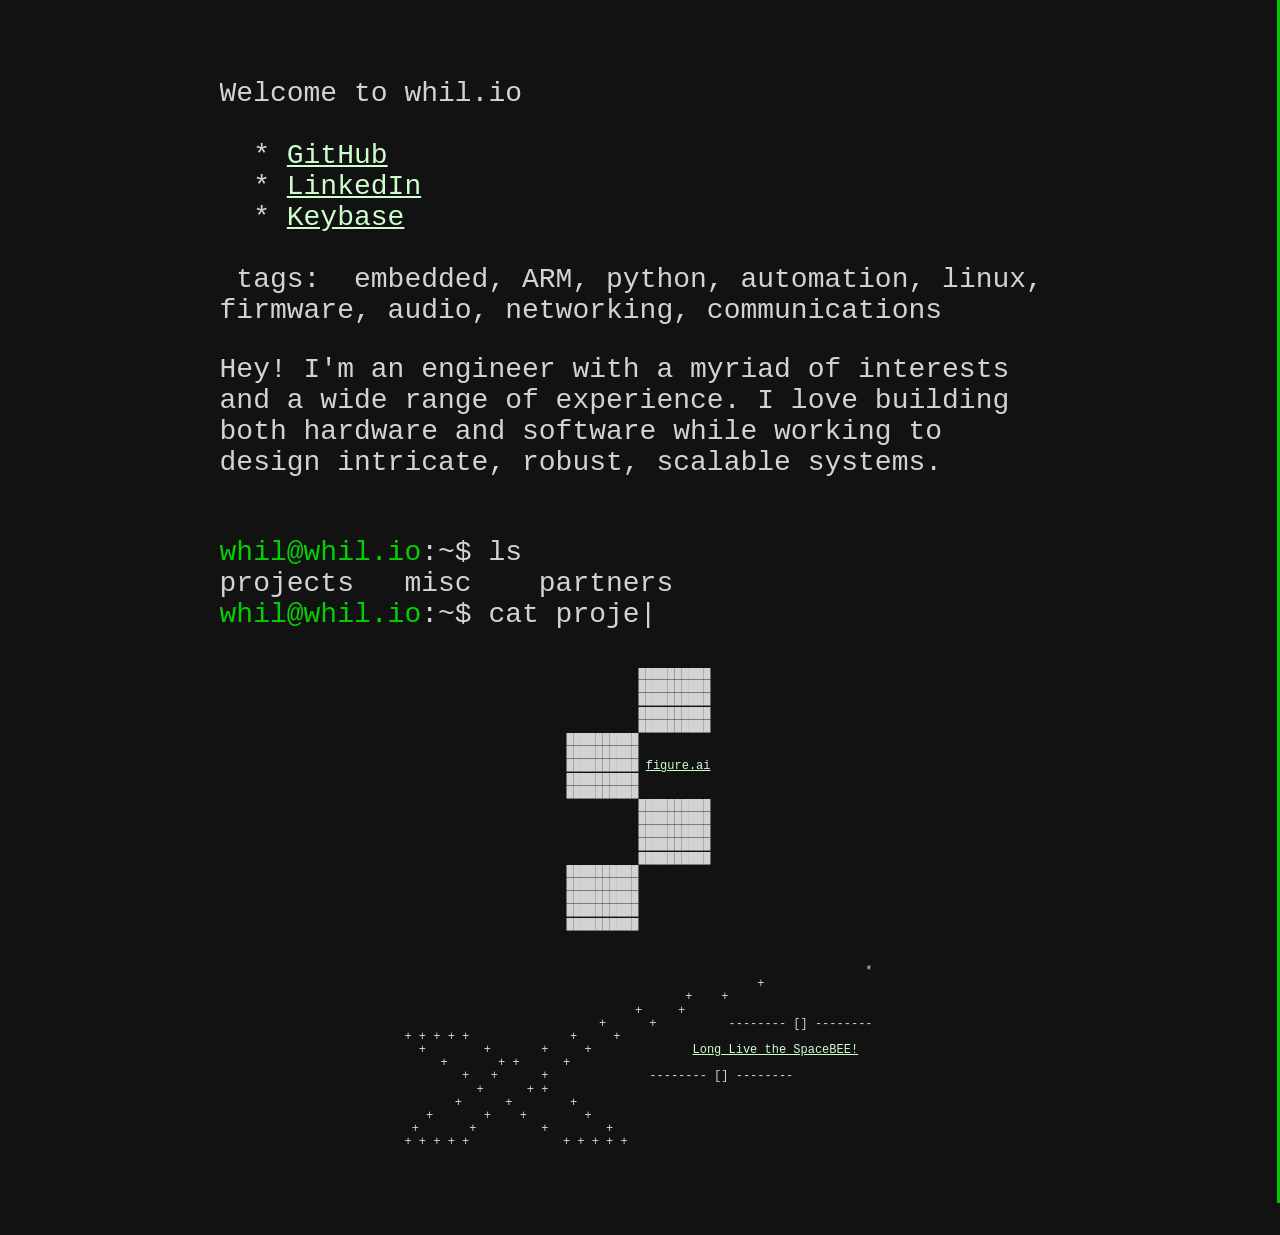
<file: index.html>
<html>
	<head>
		<link rel="stylesheet" href="style.css">
		<!-- Sorry for tracking you before. -->
	</head>

	<body>
		<div class="center">
			<pre>
Welcome to whil.io

  * <a href="https://github.com/whilb/">GitHub</a>
  * <a href="https://www.linkedin.com/in/whilb/">LinkedIn</a>
  * <a href="https://keybase.io/whil">Keybase</a>

 tags:  embedded, ARM, python, automation, linux, firmware, audio, networking, communications</pre>
			<pre>
Hey! I'm an engineer with a myriad of interests and a wide range of experience. I love building both hardware and software while working to design intricate, robust, scalable systems.
			</pre>
			<pre id="typewriter">
<span class="string-highlight">whil@whil.io</span>:~$ ls
projects   misc    partners
<span class="string-highlight">whil@whil.io</span>:~$ cat projects

<a href="https://wgb.dev">wgb.dev</a>
  My hugo blog!

<a href="https://calculator.127local.net">calc.127local.net</a>
  JavaScript calculators for <strike>all</strike> some of your calculating needs.

<a href="https://dicetu.be">dicetu.be</a>
  Online DnD Style Dice Roller. Roll with Friends!

<a href="https://istheboatsinking.com">istheboatsinking.com</a>
  What was once an idea to monitor a leaky boat is now a silly website.

<span class="string-highlight">whil@whil.io</span>:~$ cat partners

<a href="https://emeraldonion.org/">emeraldonion.org</a>
  Emerald Onion's mission is to protect privacy, anonymity, access to information, and free speech online

<span class="string-highlight">whil@whil.io</span>:~$ 
</pre>
		</div>
<div class="ascii-wrap">
  <pre class="ascii">
          ██████████
          ██████████
          ██████████
          ██████████
          ██████████
██████████          
██████████          
██████████ <a href="https://www.figure.ai/">figure.ai</a>
██████████          
██████████          
          ██████████
          ██████████
          ██████████
          ██████████
          ██████████
██████████          
██████████          
██████████          
██████████          
██████████          
  </pre>
</div>

<div class="ascii-wrap" style="margin-top:20px;">
  <pre class="ascii">
                                                                *
                                                 +               
                                       +    +                    
                                +     +                          
                           +      +          -------- [] --------
+ + + + +              +     +               
  +        +       +     +              <a href="https://en.wikipedia.org/wiki/Swarm_Technologies">Long Live the SpaceBEE!</a>
     +       + +      +                                          
        +   +      +              -------- [] --------           
          +      + +                                             
       +      +        +
   +       +    +        +
 +       +         +        +                                    
+ + + + +             + + + + +                                  
  </pre>
</div>
		<script src="script.js"></script>
	</body>
</html>
</file>
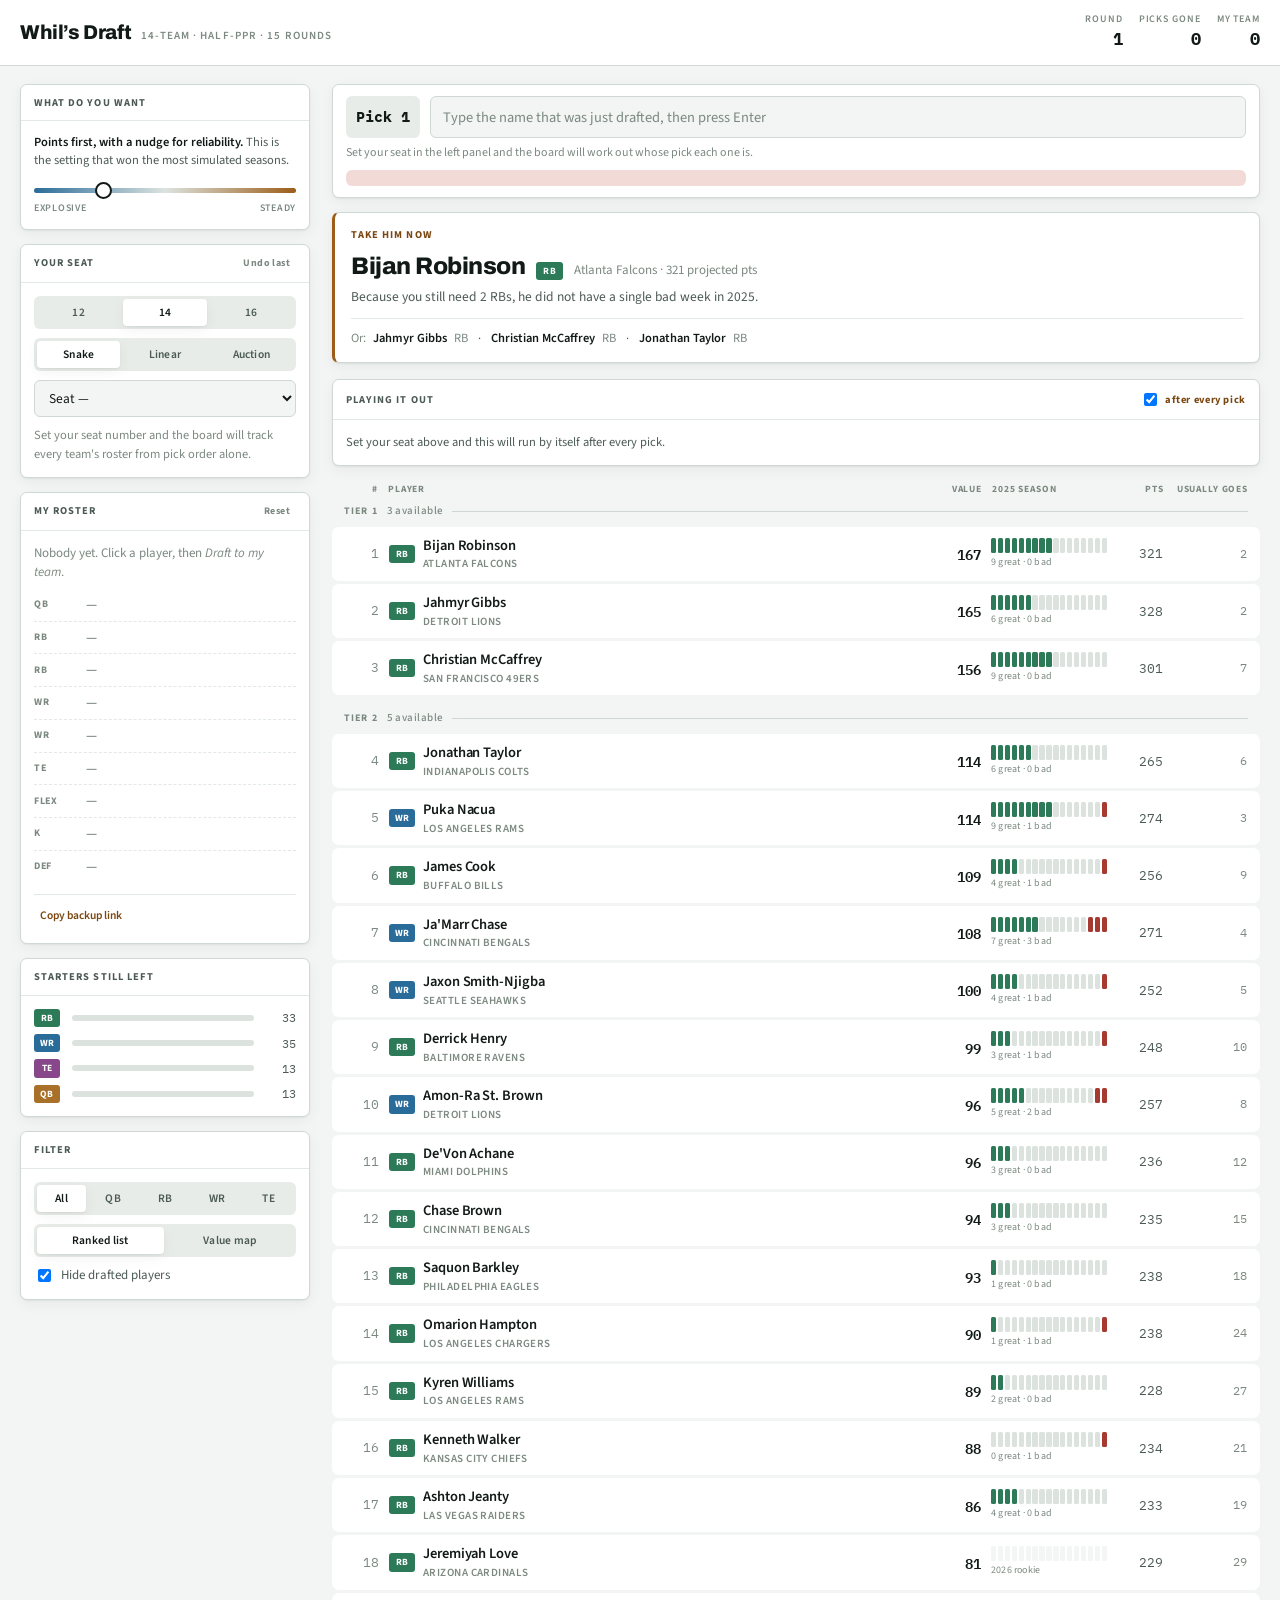
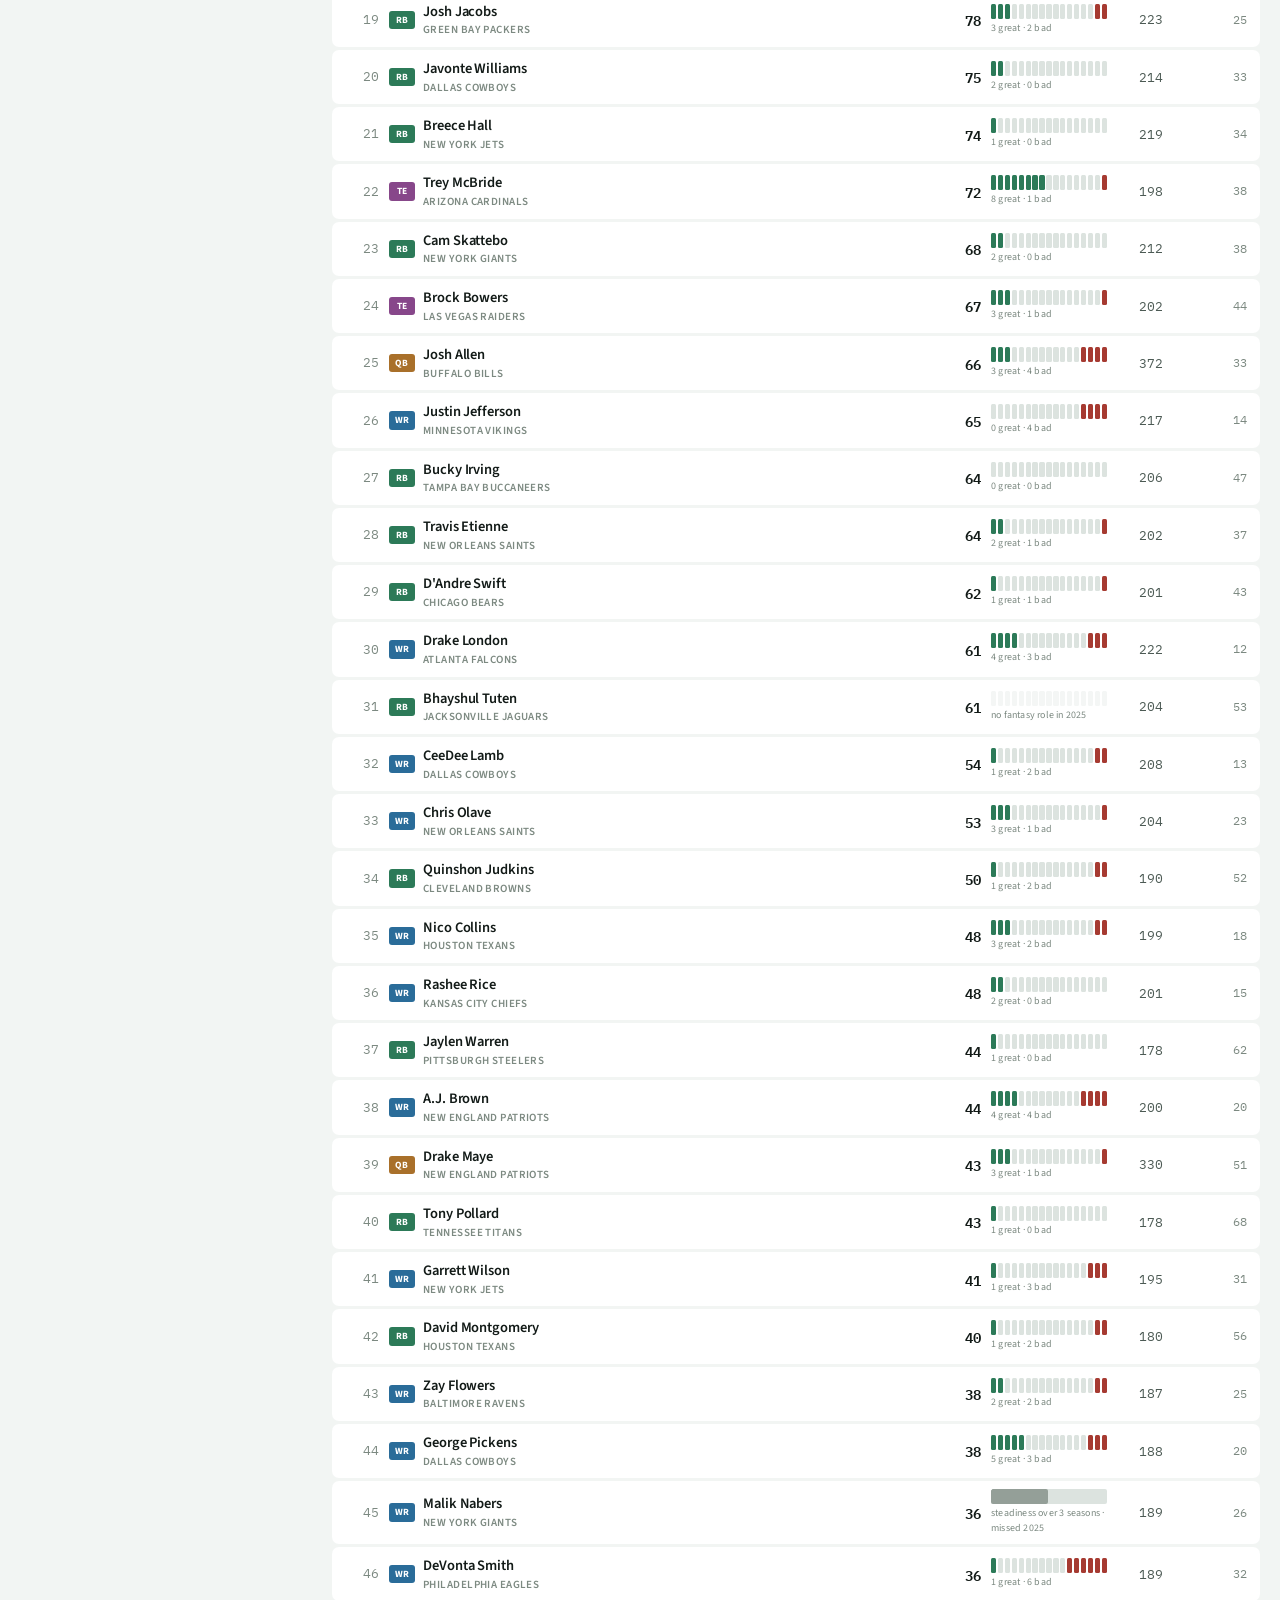
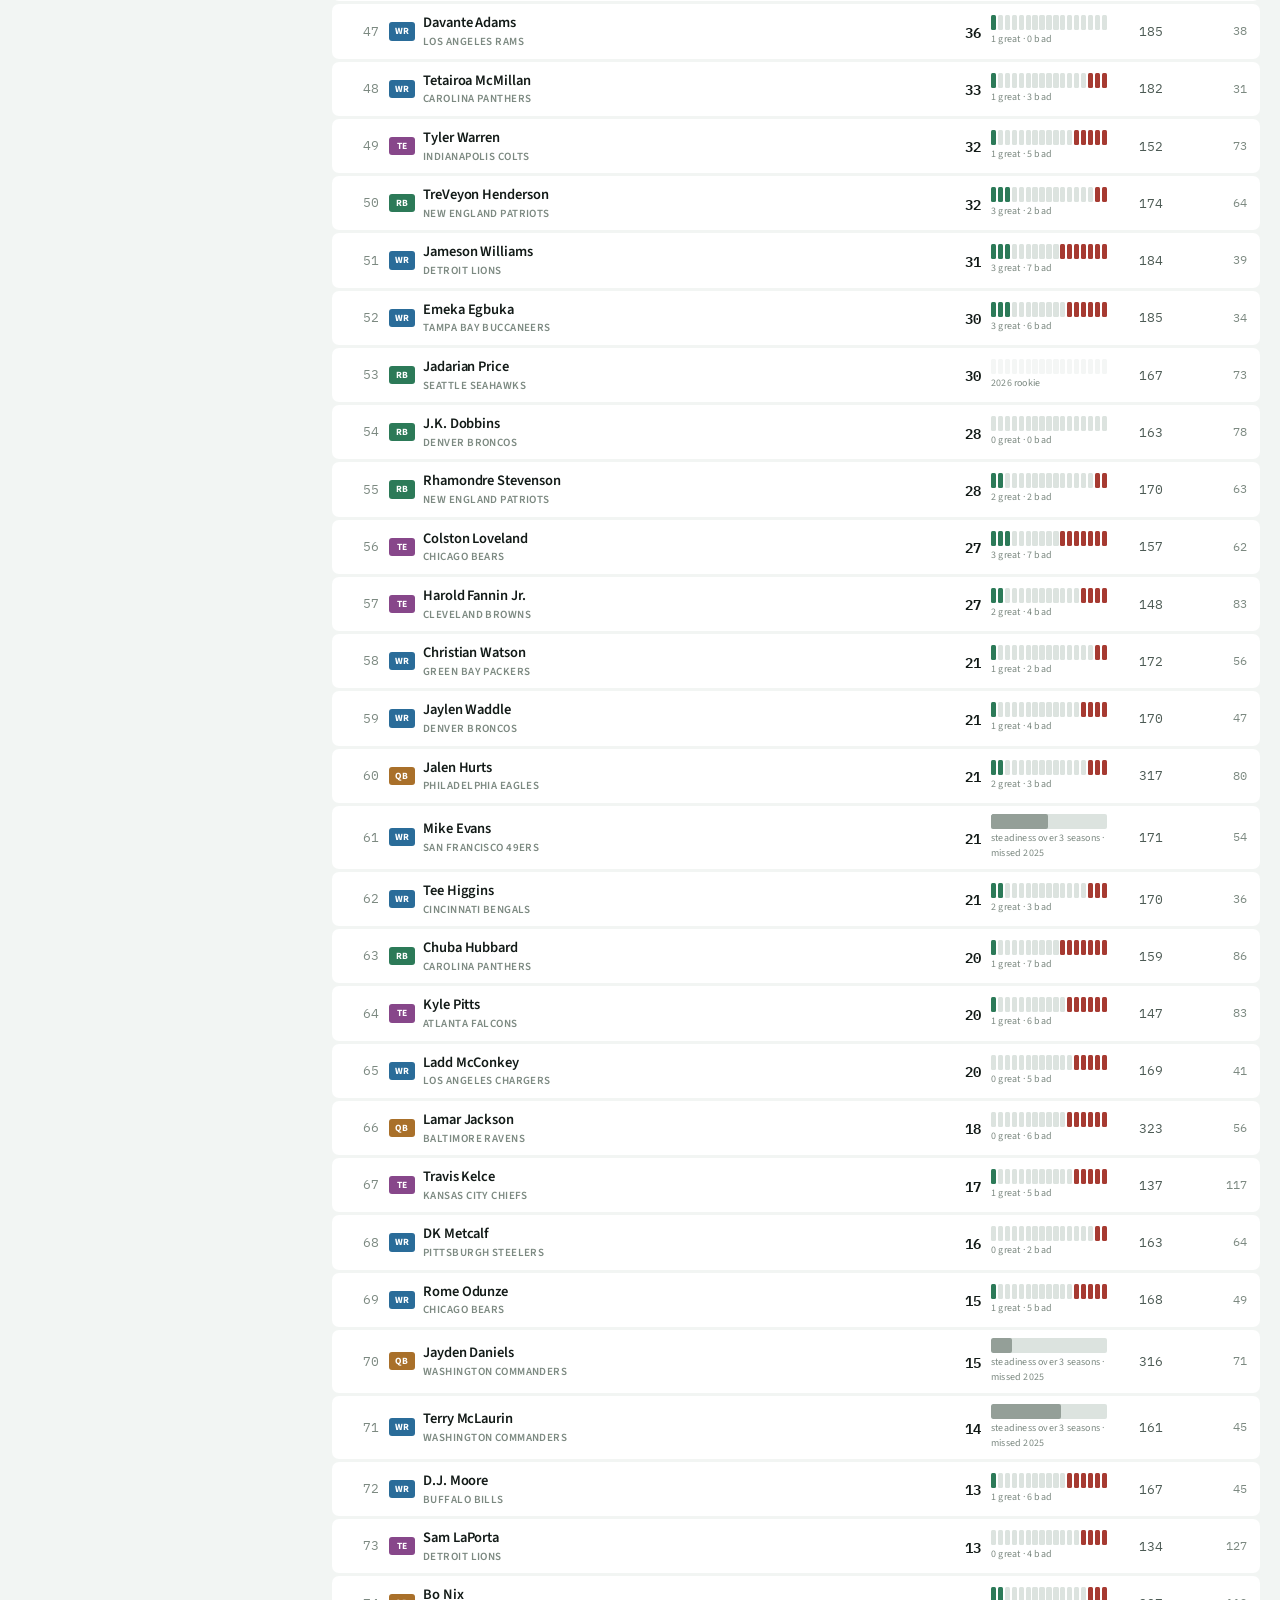
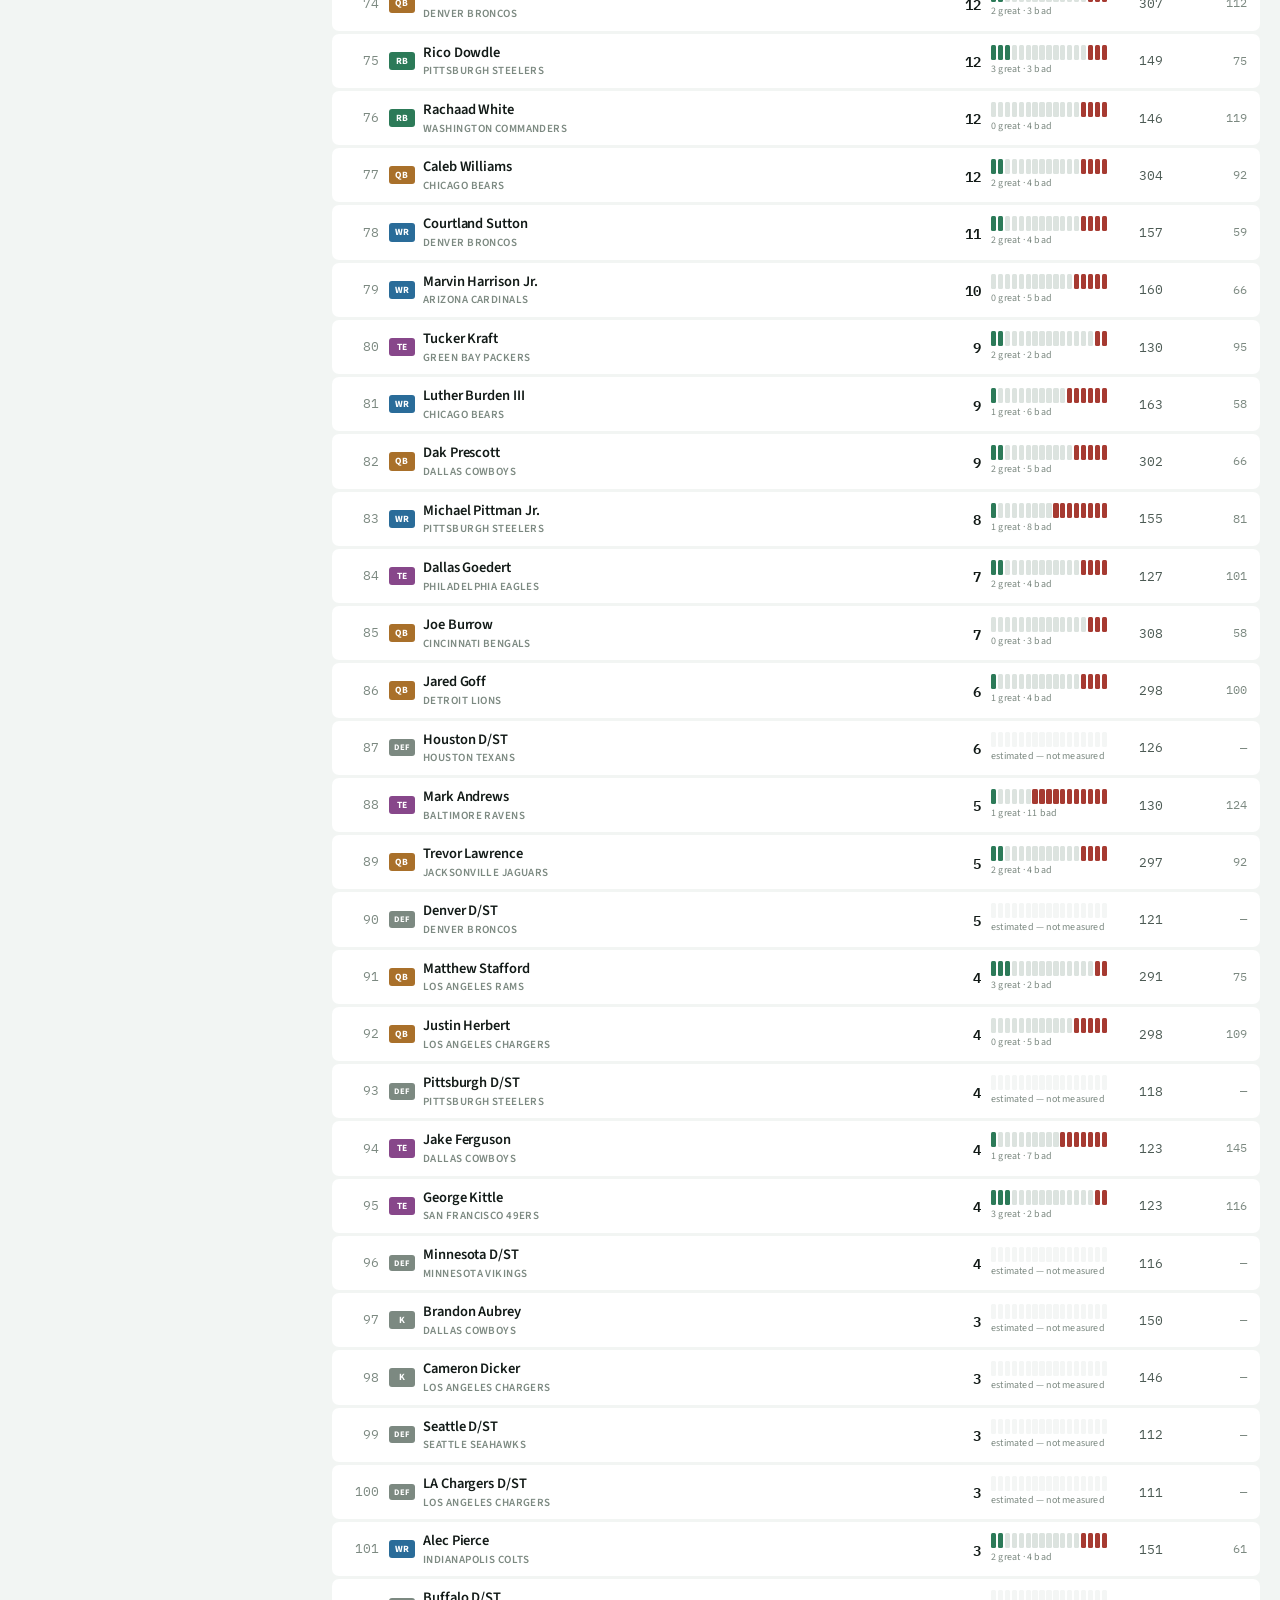
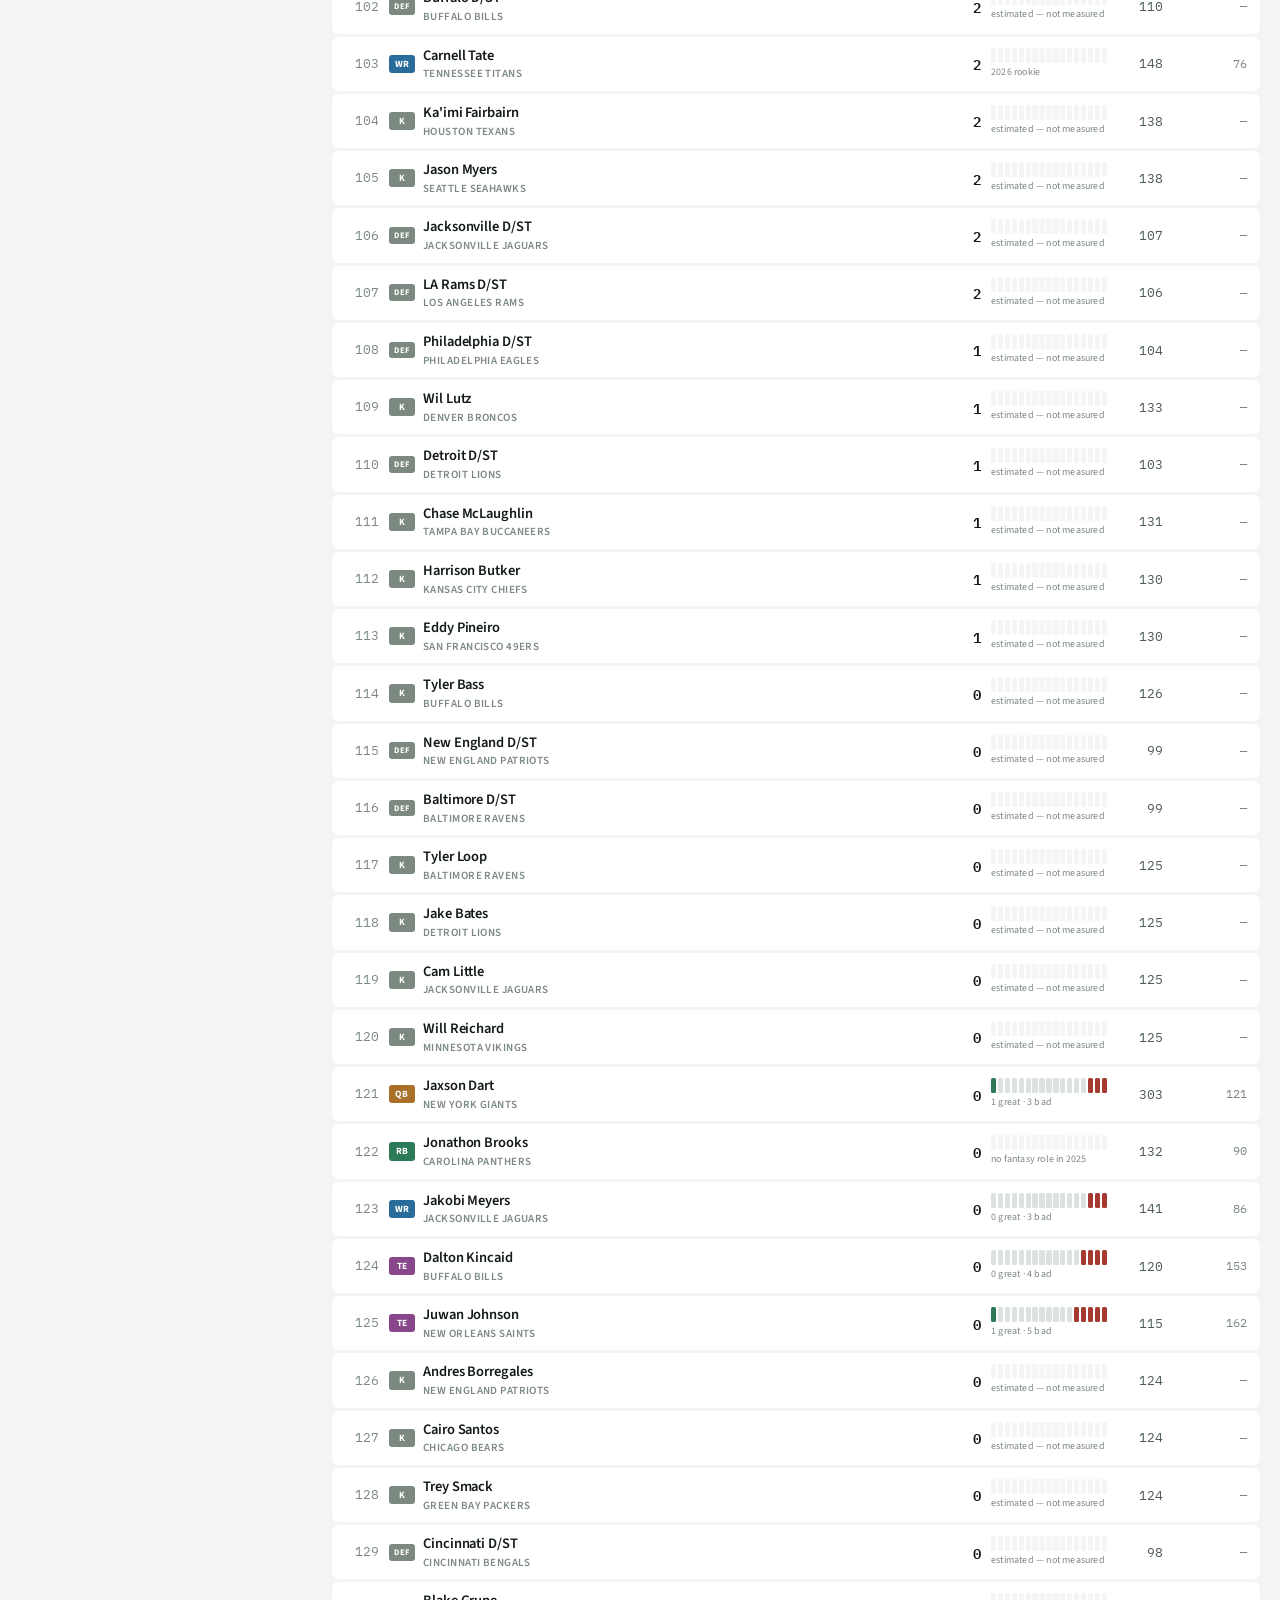
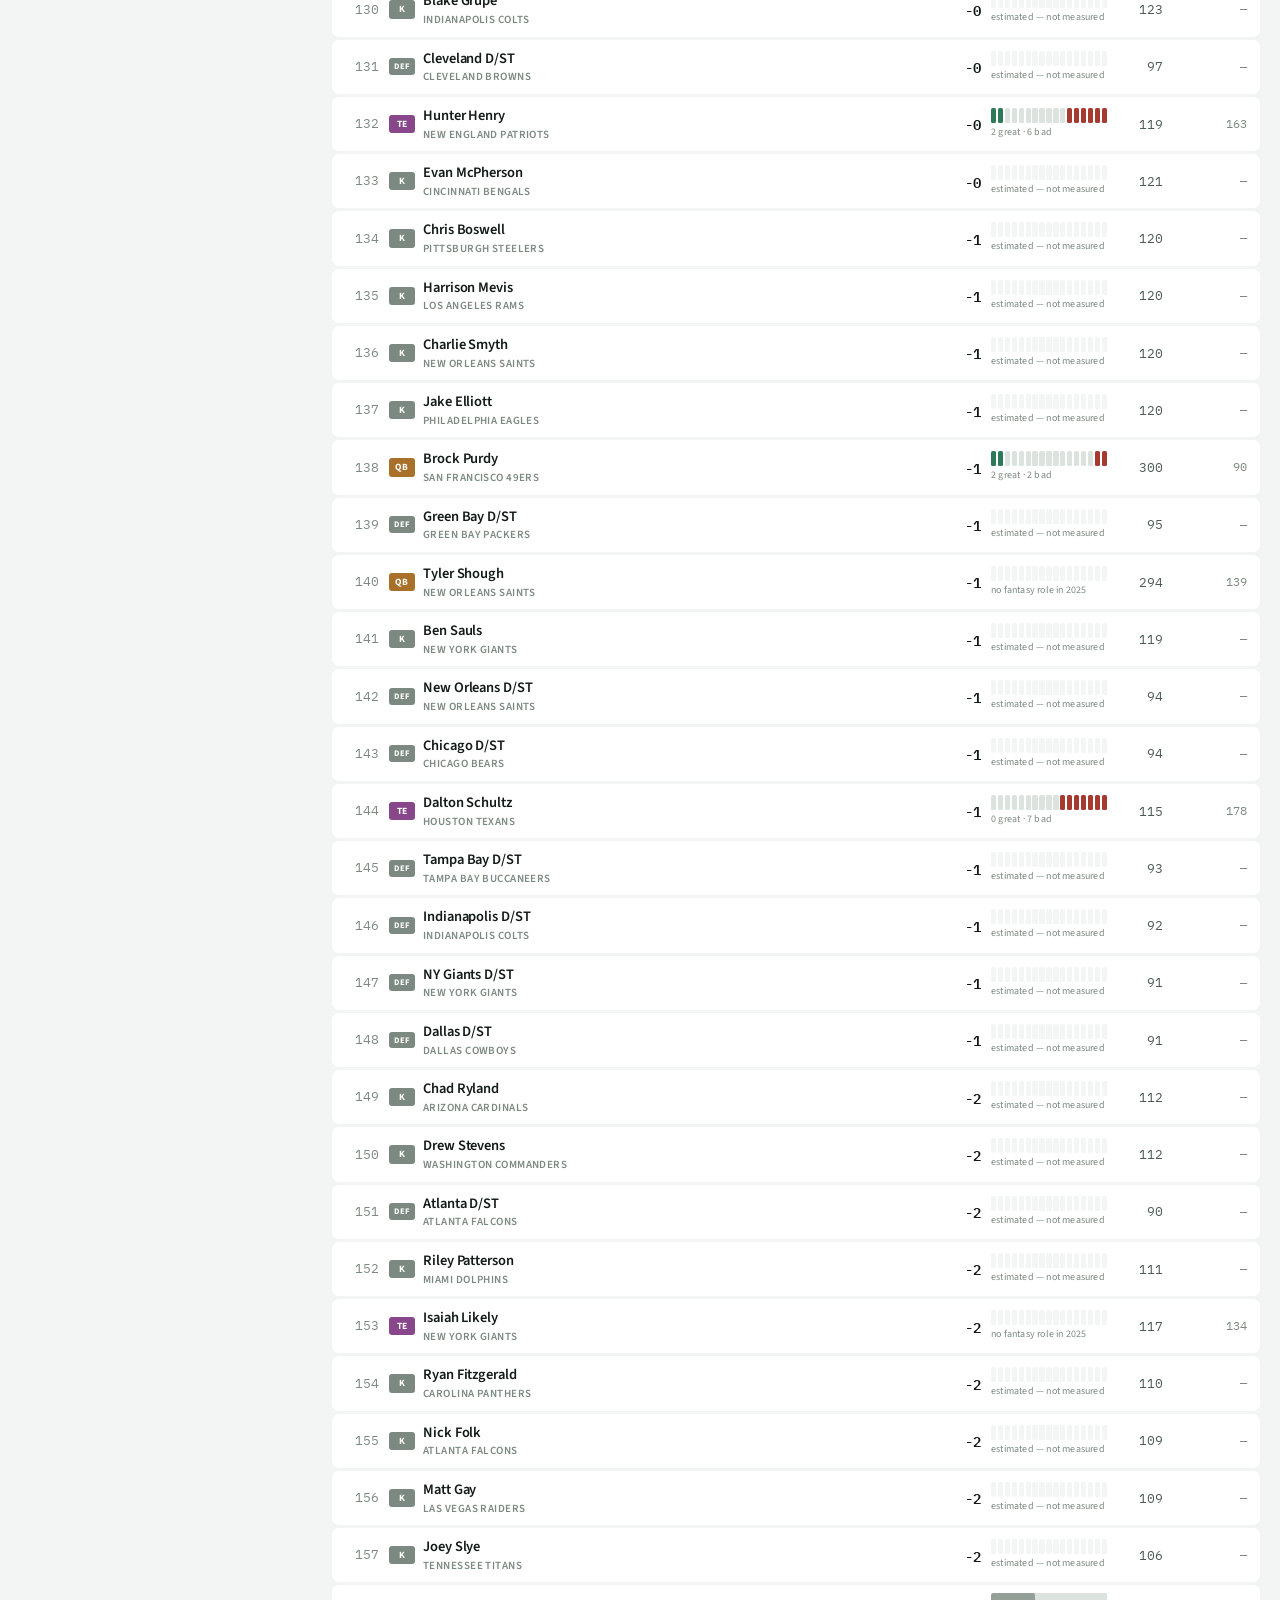
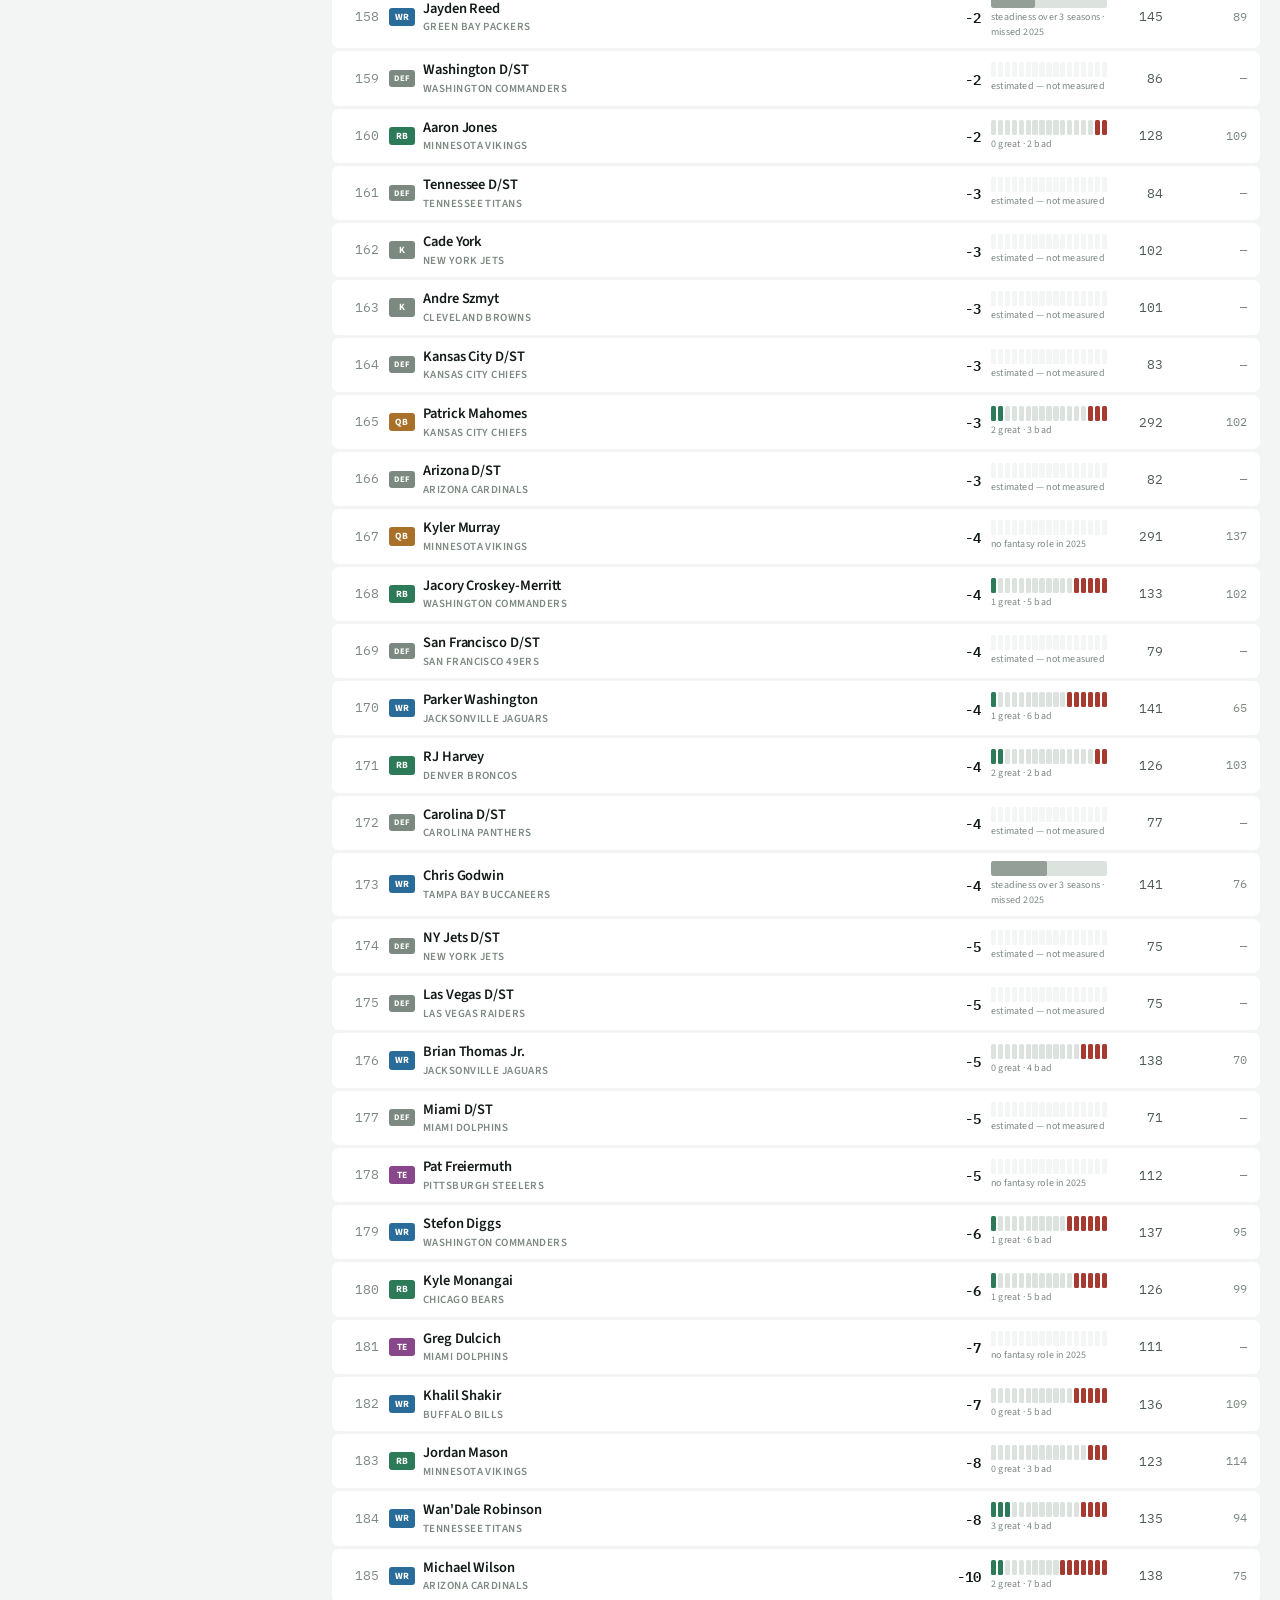
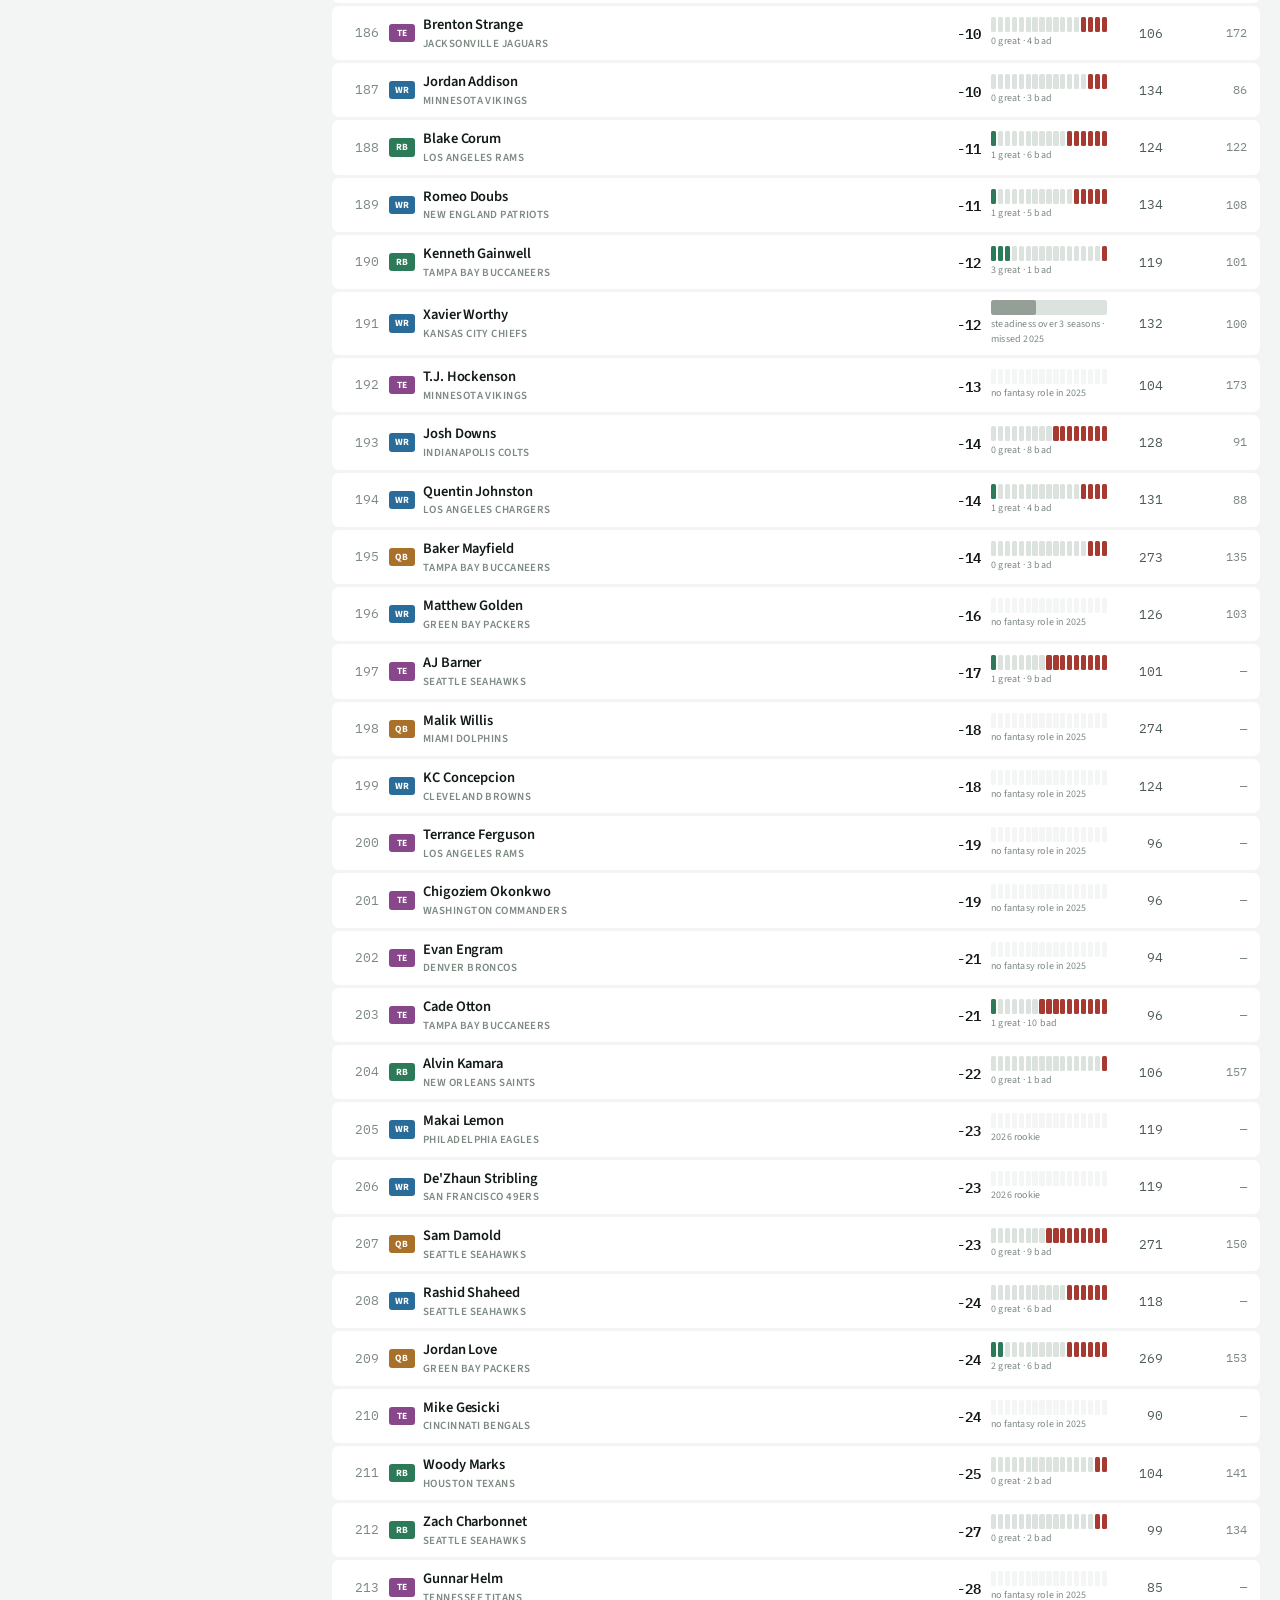
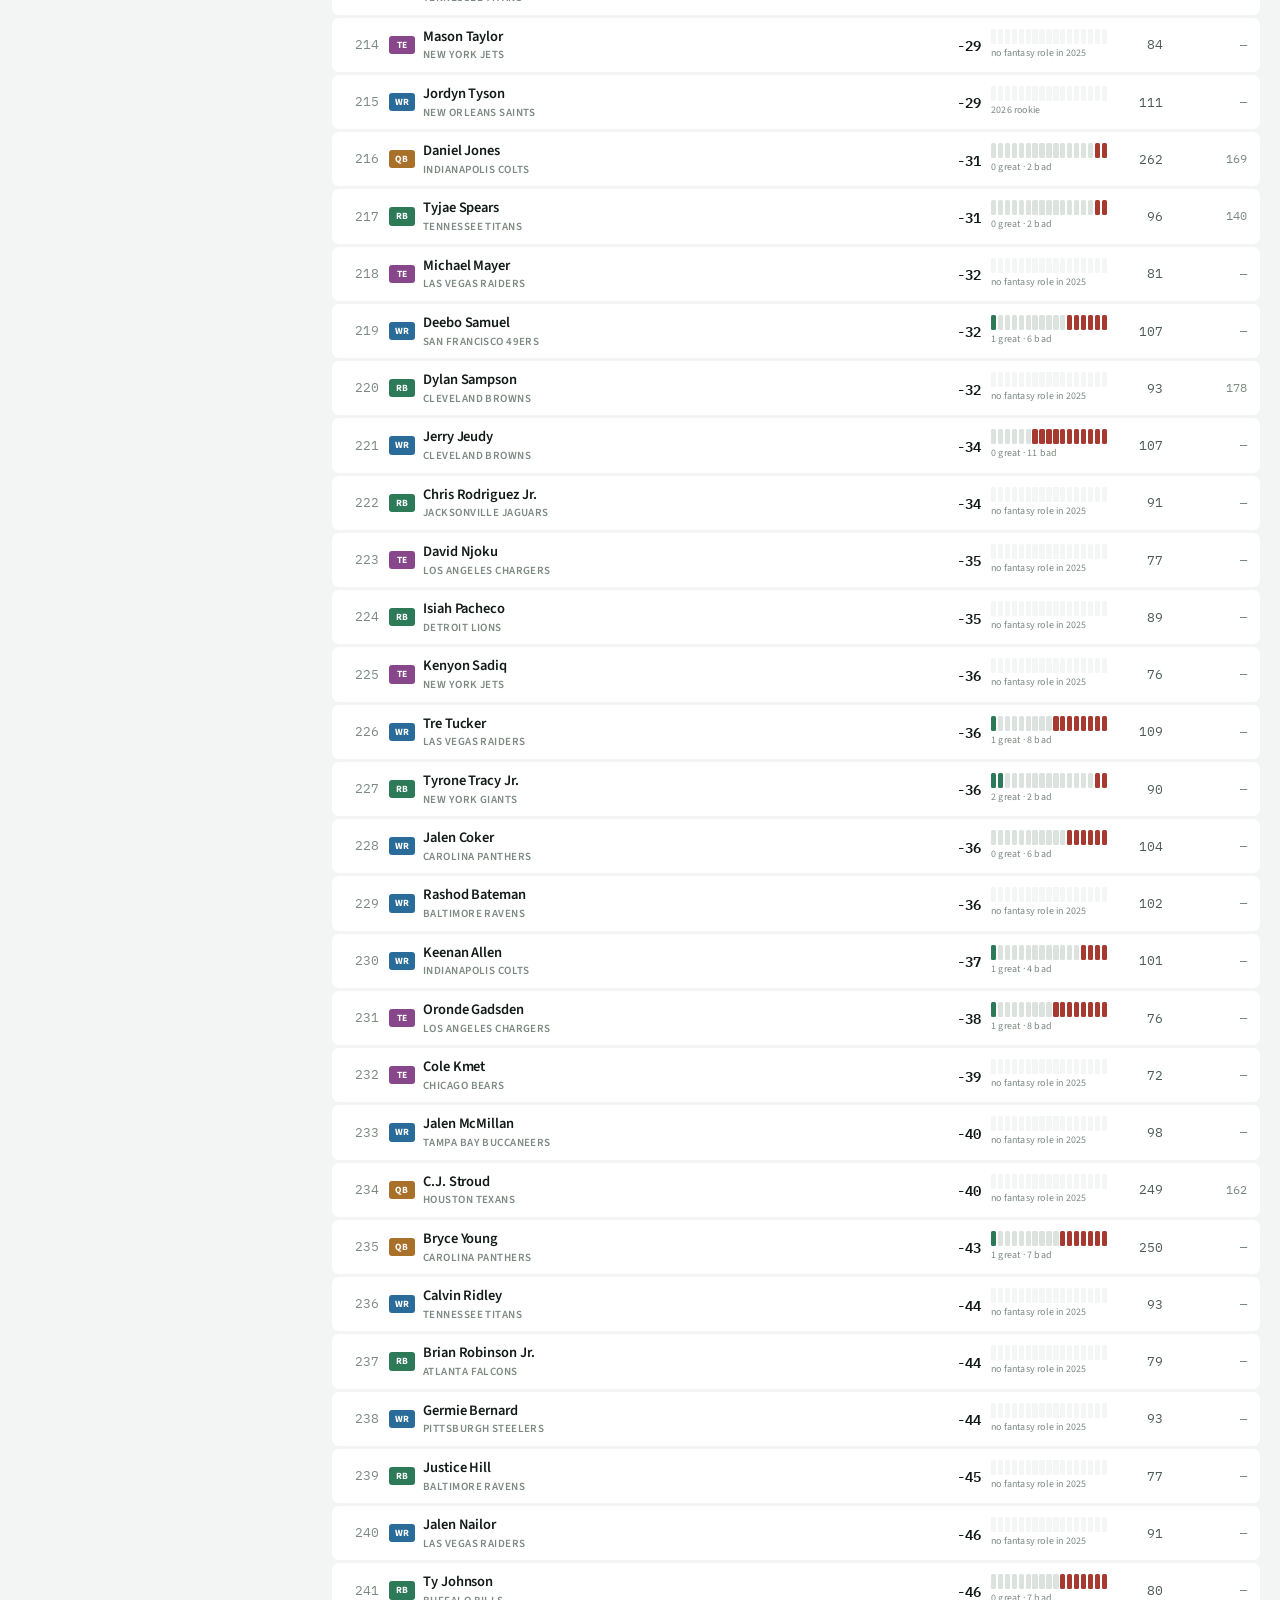
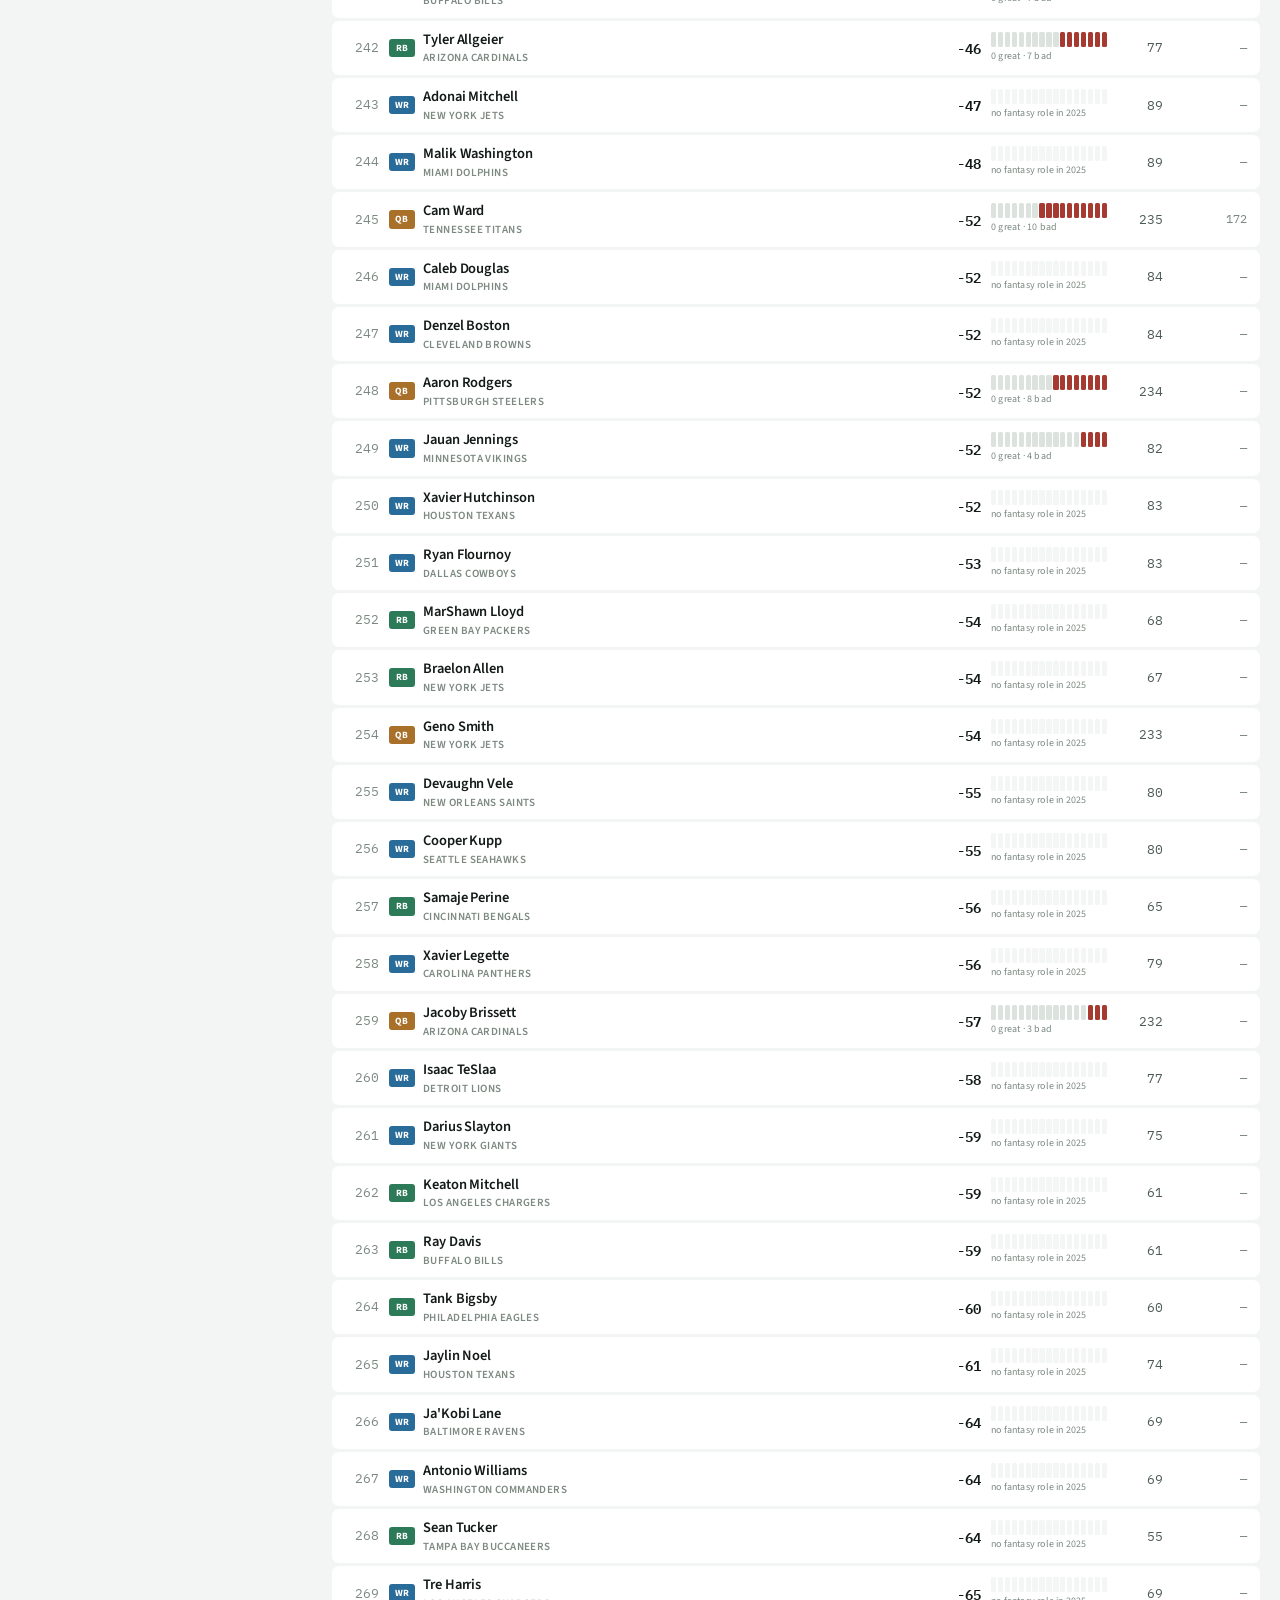
<file: draft/index.html>
<!doctype html>
<html lang="en">
<head>
<meta charset="utf-8">
<meta name="viewport" content="width=device-width,initial-scale=1">
<meta name="color-scheme" content="light dark">
<meta name="robots" content="noindex, nofollow, noarchive">
<meta name="description" content="Draft board for a 14-team half-PPR league, ranked on projected points and week-to-week reliability.">
</head>
<body>
<title>Whil's Draft</title>
<link rel="preconnect" href="https://fonts.googleapis.com">
<link rel="preconnect" href="https://fonts.gstatic.com" crossorigin>
<link rel="stylesheet" href="https://fonts.googleapis.com/css2?family=Archivo:wght@600;700;800&family=IBM+Plex+Mono:wght@400;500;600&family=Source+Sans+3:wght@400;500;600&display=swap">

<style>
:root{
  --ground:#F2F5F3; --surface:#FFFFFF; --surface2:#E7ECE9; --surface3:#DCE3DF;
  --line:#CFD8D3; --line-soft:#E2E8E5;
  --ink:#121A17; --ink2:#4C5A54; --ink3:#7C8981;
  --accent:#9C5D18; --accent-ink:#7A4711; --accent-soft:#F2E3CE;
  --good:#2C7A58; --good-soft:#D5E8DE;
  --bad:#A63A31; --bad-soft:#F2DAD7;
  --warn:#9A6B12;
  --qb:#A9702A; --rb:#2C7A58; --wr:#2A6C99; --te:#87478A;
  --shadow:0 1px 2px rgba(18,26,23,.06),0 4px 14px rgba(18,26,23,.05);
  --r:7px;
}
@media (prefers-color-scheme:dark){
  :root:not([data-theme="light"]){
    --ground:#0E1412; --surface:#161E1B; --surface2:#1D2724; --surface3:#26322E;
    --line:#2B3833; --line-soft:#212C28;
    --ink:#E9EFEB; --ink2:#A2AFA9; --ink3:#6F7D77;
    --accent:#D6953E; --accent-ink:#E8B972; --accent-soft:#33240F;
    --good:#4FA87E; --good-soft:#16301F;
    --bad:#D2665B; --bad-soft:#361A19;
    --warn:#D3A044;
    --qb:#D39C55; --rb:#4FA87E; --wr:#5B9DCC; --te:#B379AF;
    --shadow:0 1px 2px rgba(0,0,0,.4),0 4px 16px rgba(0,0,0,.3);
  }
}
:root[data-theme="dark"]{
  --ground:#0E1412; --surface:#161E1B; --surface2:#1D2724; --surface3:#26322E;
  --line:#2B3833; --line-soft:#212C28;
  --ink:#E9EFEB; --ink2:#A2AFA9; --ink3:#6F7D77;
  --accent:#D6953E; --accent-ink:#E8B972; --accent-soft:#33240F;
  --good:#4FA87E; --good-soft:#16301F;
  --bad:#D2665B; --bad-soft:#361A19;
  --warn:#D3A044;
  --qb:#D39C55; --rb:#4FA87E; --wr:#5B9DCC; --te:#B379AF;
  --shadow:0 1px 2px rgba(0,0,0,.4),0 4px 16px rgba(0,0,0,.3);
}

*{box-sizing:border-box}
body{
  margin:0; background:var(--ground); color:var(--ink);
  font-family:"Source Sans 3",ui-sans-serif,system-ui,sans-serif;
  font-size:15px; line-height:1.5;
  -webkit-font-smoothing:antialiased;
}
h1,h2,h3,.disp{font-family:Archivo,ui-sans-serif,system-ui,sans-serif;text-wrap:balance}
.num{font-family:"IBM Plex Mono",ui-monospace,monospace;font-variant-numeric:tabular-nums}
button{font:inherit;color:inherit;cursor:pointer;border:0;background:none}
:focus-visible{outline:2px solid var(--accent);outline-offset:2px;border-radius:3px}

/* ---------- masthead ---------- */
.top{
  border-bottom:1px solid var(--line); background:var(--surface);
  position:sticky; top:0; z-index:30;
}
.top-in{
  max-width:1500px;margin:0 auto;padding:12px 20px;
  display:flex;align-items:center;gap:18px;flex-wrap:wrap;
}
.brand{display:flex;align-items:baseline;gap:10px;margin-right:auto}
.brand h1{
  margin:0;font-size:20px;font-weight:800;letter-spacing:-.02em;
}
.brand .sub{
  font-size:11px;text-transform:uppercase;letter-spacing:.1em;
  color:var(--ink3);font-weight:600;
}
.counter{display:flex;gap:16px;align-items:center}
.cbox{text-align:right}
.cbox .k{font-size:10px;text-transform:uppercase;letter-spacing:.09em;color:var(--ink3);font-weight:600}
.cbox .v{font-size:17px;font-weight:700;letter-spacing:-.01em}

/* ---------- shell ---------- */
.shell{max-width:1500px;margin:0 auto;padding:18px 20px 80px;display:grid;
  grid-template-columns:290px minmax(0,1fr);gap:22px;align-items:start}
@media(max-width:960px){.shell{grid-template-columns:1fr}}

.rail{position:sticky;top:70px;display:flex;flex-direction:column;gap:14px}
@media(max-width:960px){.rail{position:static}}
.card{background:var(--surface);border:1px solid var(--line);border-radius:var(--r);box-shadow:var(--shadow)}
.card-h{
  padding:10px 13px;border-bottom:1px solid var(--line-soft);
  font-size:10.5px;text-transform:uppercase;letter-spacing:.1em;font-weight:700;color:var(--ink2);
  display:flex;justify-content:space-between;align-items:center;gap:8px;
}
.card-b{padding:13px}

/* ---------- the dial ---------- */
.dial-val{font-size:12.5px;color:var(--ink2);margin-bottom:9px;line-height:1.4}
.dial-val b{color:var(--ink);font-weight:600}
input[type=range]{
  width:100%;-webkit-appearance:none;appearance:none;background:transparent;margin:5px 0 3px;
}
input[type=range]::-webkit-slider-runnable-track{
  height:5px;border-radius:3px;background:linear-gradient(90deg,var(--wr),var(--surface3) 50%,var(--accent));
}
input[type=range]::-moz-range-track{
  height:5px;border-radius:3px;background:linear-gradient(90deg,var(--wr),var(--surface3) 50%,var(--accent));
}
input[type=range]::-webkit-slider-thumb{
  -webkit-appearance:none;width:17px;height:17px;border-radius:50%;
  background:var(--surface);border:2.5px solid var(--ink);margin-top:-6px;cursor:grab;
}
input[type=range]::-moz-range-thumb{
  width:17px;height:17px;border-radius:50%;background:var(--surface);
  border:2.5px solid var(--ink);cursor:grab;
}
.dial-ends{display:flex;justify-content:space-between;font-size:10px;
  text-transform:uppercase;letter-spacing:.07em;color:var(--ink3);font-weight:600}

/* ---------- roster ---------- */
.slot{
  display:flex;align-items:center;gap:8px;padding:5px 0;
  border-bottom:1px dashed var(--line-soft);font-size:13.5px;
}
.slot:last-child{border-bottom:0}
.slot .lbl{
  width:44px;flex:none;font-size:10px;font-weight:700;letter-spacing:.07em;
  text-transform:uppercase;color:var(--ink3);
}
.slot .nm{flex:1;min-width:0;overflow:hidden;text-overflow:ellipsis;white-space:nowrap}
.slot.empty .nm{color:var(--ink3);font-style:italic}
.slot .drop{color:var(--ink3);font-size:15px;line-height:1;padding:0 3px;border-radius:3px}
.slot .drop:hover{color:var(--bad)}

/* ---------- scarcity ---------- */
.scarce{display:flex;flex-direction:column;gap:7px}
.sc-row{display:grid;grid-template-columns:30px 1fr 34px;gap:8px;align-items:center;font-size:12px}
.sc-bar{height:6px;border-radius:3px;background:var(--surface3);overflow:hidden}
.sc-fill{height:100%;border-radius:3px}
.sc-n{text-align:right;color:var(--ink2);font-size:11.5px}

/* ---------- filters ---------- */
.seg{display:flex;gap:3px;background:var(--surface2);padding:3px;border-radius:6px}
.seg button{
  flex:1;padding:5px 0;font-size:11.5px;font-weight:600;border-radius:4px;
  color:var(--ink2);letter-spacing:.02em;
}
.seg button[aria-pressed=true]{background:var(--surface);color:var(--ink);box-shadow:var(--shadow)}
.search{
  width:100%;padding:7px 10px;border:1px solid var(--line);border-radius:6px;
  background:var(--ground);color:var(--ink);font:inherit;font-size:13.5px;
}
.search::placeholder{color:var(--ink3)}

/* ---------- recommendation ---------- */
.rec{
  background:var(--surface);border:1px solid var(--line);border-left:3px solid var(--accent);
  border-radius:var(--r);box-shadow:var(--shadow);padding:14px 16px;margin-bottom:16px;
}
.rec-k{font-size:10.5px;text-transform:uppercase;letter-spacing:.1em;font-weight:700;color:var(--accent-ink)}
.rec-main{display:flex;align-items:baseline;gap:11px;flex-wrap:wrap;margin:5px 0 3px}
.rec-main .nm{font-family:Archivo;font-size:24px;font-weight:800;letter-spacing:-.02em}
.rec-why{font-size:13.5px;color:var(--ink2);max-width:64ch}
.rec-alt{
  margin-top:11px;padding-top:10px;border-top:1px solid var(--line-soft);
  font-size:12.5px;color:var(--ink2);display:flex;gap:7px;flex-wrap:wrap;align-items:center;
}
.rec-alt b{color:var(--ink);font-weight:600}
.alert{
  margin-top:10px;padding:7px 10px;border-radius:5px;font-size:12.5px;
  background:var(--accent-soft);color:var(--accent-ink);font-weight:500;
}

/* ---------- board ---------- */
.board-h{
  display:grid;gap:10px;align-items:center;padding:0 12px 7px;
  grid-template-columns:34px minmax(0,1fr) 52px 116px 46px 74px;
  font-size:9.5px;text-transform:uppercase;letter-spacing:.09em;color:var(--ink3);font-weight:700;
}
.board-h .r{text-align:right}
@media(max-width:760px){.board-h{display:none}}

.tier{
  display:flex;align-items:center;gap:9px;margin:15px 0 7px;padding:0 12px;
  font-size:10px;text-transform:uppercase;letter-spacing:.11em;font-weight:700;color:var(--ink3);
}
.tier:first-child{margin-top:0}
.tier::after{content:"";flex:1;height:1px;background:var(--line)}
.tier .cnt{color:var(--ink3);font-weight:500;letter-spacing:.04em;text-transform:none;font-size:11px}

.row{
  display:grid;gap:10px;align-items:center;
  grid-template-columns:34px minmax(0,1fr) 52px 116px 46px 74px;
  padding:7px 12px;border-radius:var(--r);border:1px solid transparent;
  background:var(--surface);margin-bottom:3px;
  transition:border-color .12s,transform .12s;
}
.row:hover{border-color:var(--line);transform:translateX(1px)}
.row.gone{opacity:.32}
.row.mine{background:var(--good-soft);border-color:var(--good)}
@media(max-width:760px){
  .row{grid-template-columns:30px minmax(0,1fr) 70px;row-gap:6px}
  .row .strip-cell,.row .adp-cell{display:none}
}

.rk{font-size:13px;color:var(--ink3);text-align:right}
.who{min-width:0;display:flex;align-items:center;gap:8px}
.pos{
  flex:none;width:26px;text-align:center;padding:2px 0;border-radius:3px;
  font-size:9.5px;font-weight:700;letter-spacing:.04em;color:#fff;
}
.pos.QB{background:var(--qb)}.pos.RB{background:var(--rb)}
.pos.WR{background:var(--wr)}.pos.TE{background:var(--te)}
.pos.K,.pos.DEF{background:var(--ink3)}
.pos.DEF{font-size:8.5px}
.nmwrap{min-width:0}
.nm{font-weight:600;font-size:14.5px;letter-spacing:-.005em;
  overflow:hidden;text-overflow:ellipsis;white-space:nowrap}
.tm{font-size:11px;color:var(--ink3);letter-spacing:.04em;text-transform:uppercase;font-weight:600}
.val{text-align:right;font-size:14px;font-weight:600}
.pts{text-align:right;font-size:12.5px;color:var(--ink2)}
.adp-cell{text-align:right;font-size:12px;color:var(--ink3)}
.adp-cell .steal{color:var(--good);font-weight:600}
.adp-cell .steal{color:var(--good);font-weight:600}
.bk{margin-top:11px;padding-top:9px;border-top:1px solid var(--line-soft)}
#bk-copy{font-size:11.5px;color:var(--accent-ink);font-weight:600}
#bk-copy:hover{text-decoration:underline}
.bk-msg{font-size:11.5px;color:var(--good);margin-top:4px;line-height:1.4}
#reset.armed{color:var(--bad);font-weight:700}
.la-note{font-size:12.5px;color:var(--ink2);line-height:1.5;max-width:70ch}
.la-rows{display:flex;flex-direction:column;gap:4px;margin-bottom:9px}
.la-row{display:grid;grid-template-columns:26px 1fr 62px;gap:9px;align-items:center;
  padding:5px 7px;border-radius:5px;font-size:13.5px}
.la-row.win{font-weight:700}
.la-row.tied{background:var(--good-soft)}
.la-row.tied .la-ev{color:var(--good)}
.la-verdict{
  font-size:13.5px;line-height:1.5;color:var(--ink2);
  margin-bottom:10px;max-width:70ch;
}
.la-verdict b{color:var(--ink);font-weight:700}
.la-group{
  font-size:9.5px;text-transform:uppercase;letter-spacing:.1em;font-weight:700;
  color:var(--ink3);margin:2px 0 3px;display:flex;align-items:center;gap:8px;
}
.la-group::after{content:"";flex:1;height:1px;background:var(--line-soft)}
.la-group.behind{margin-top:9px}
.la-nm{overflow:hidden;text-overflow:ellipsis;white-space:nowrap}
.la-ev{text-align:right;color:var(--ink2);font-size:12.5px}
.la-row.win .la-ev{color:var(--good);font-weight:700}
.la-auto{display:flex;align-items:center;gap:5px;font-size:10.5px;
  letter-spacing:.06em;font-weight:700;color:var(--accent-ink);cursor:pointer;text-transform:none}
.la-btn{font-size:11.5px;color:var(--accent-ink);font-weight:600}
.la-btn:hover{text-decoration:underline}
.la-note.working{color:var(--ink3);font-style:italic}
/* pick entry: the most-used control on the page, so it sits at the top
   of the main column and stays put while the board scrolls under it */
.entry{
  position:sticky; top:60px; z-index:20;
  background:var(--surface); border:1px solid var(--line);
  border-radius:var(--r); box-shadow:var(--shadow);
  padding:11px 13px; margin-bottom:14px;
}
.entry-top{display:flex;align-items:stretch;gap:10px}
.entry-turn{
  flex:none; display:flex; flex-direction:column; justify-content:center;
  align-items:center; min-width:74px; padding:4px 10px; border-radius:6px;
  background:var(--surface2); line-height:1.15;
}
.entry-turn .tn{font-size:15px;font-weight:700;font-family:"IBM Plex Mono",monospace}
.entry-turn .ts{
  font-size:9.5px;text-transform:uppercase;letter-spacing:.09em;
  font-weight:700;color:var(--ink3);margin-top:1px;
}
.entry-turn.yours{background:var(--accent-soft)}
.entry-turn.yours .tn,.entry-turn.yours .ts{color:var(--accent-ink)}
.entry-turn.none .ts{display:none}
.entry-in{
  flex:1; min-width:0; padding:9px 12px; font-size:16px; font-weight:500;
  border:1px solid var(--line); border-radius:6px;
  background:var(--ground); color:var(--ink); font-family:inherit;
}
.entry-in::placeholder{color:var(--ink3);font-weight:400;font-size:14.5px}
.entry-in:focus{border-color:var(--accent);outline:none}
.nag{
  display:flex; flex-wrap:wrap; gap:9px; align-items:center; justify-content:space-between;
  margin-top:9px; padding:8px 11px; border-radius:6px;
  background:var(--bad-soft); color:var(--ink); font-size:13px; line-height:1.4;
}
.nag b{font-weight:700}
.nag-acts{display:flex;gap:7px;flex:none}
.nag-acts button{
  padding:4px 10px;font-size:12px;font-weight:600;border-radius:5px;
  border:1px solid var(--line);background:var(--surface);
}
.nag-acts button[data-nag="yes"]{border-color:var(--bad);color:var(--bad)}
.nag-acts button:hover{background:var(--surface2)}
.qgo{color:var(--accent-ink);font-weight:600}
.qdim{color:var(--ink3)}
.qhint{font-size:12px;color:var(--ink2);line-height:1.4;min-height:1.2em;margin-top:7px}
.qhint b{color:var(--accent-ink);font-weight:700}
.qmiss{color:var(--bad);font-weight:600}
.adp-raw{color:var(--ink3)}
.surv{font-weight:600}
.surv.safe{color:var(--good)}
.surv.maybe{color:var(--warn)}
.surv.risky{color:var(--bad)}
.onclock{
  font-size:13px;font-weight:700;color:var(--accent-ink);
  background:var(--accent-soft);padding:5px 9px;border-radius:5px;
}
.demand{font-size:12px;color:var(--ink2);margin-top:6px;line-height:1.45}
.demand b{color:var(--ink)}
#undo{font-size:10px;color:var(--ink3);letter-spacing:.04em}
#undo:hover{color:var(--bad)}
select.search{cursor:pointer}

/* week strip */
.strip{display:flex;gap:1.5px;align-items:center}
.strip i{flex:1;height:15px;border-radius:1.5px;background:var(--surface3)}
.strip i.boom{background:var(--good)}
.strip i.bust{background:var(--bad)}
.strip.unknown{opacity:.32}
.relbar{height:15px;border-radius:2px;background:var(--surface3);overflow:hidden}
.relbar span{display:block;height:100%;background:var(--ink3);border-radius:2px;opacity:.75}
.strip-note{font-size:10px;color:var(--ink3);margin-top:2px;letter-spacing:.02em}

.acts{display:flex;gap:4px;justify-content:flex-end}
.acts button{
  padding:3px 8px;font-size:11px;font-weight:600;border-radius:4px;
  border:1px solid var(--line);color:var(--ink2);white-space:nowrap;
}
.acts button:hover{background:var(--surface2);color:var(--ink)}
.acts .mine-btn:hover{border-color:var(--good);color:var(--good)}

.detail{
  grid-column:1/-1;padding:9px 0 3px;border-top:1px solid var(--line-soft);
  margin-top:6px;font-size:13px;color:var(--ink2);display:flex;flex-direction:column;gap:6px;
}
.detail .stat{display:flex;gap:16px;flex-wrap:wrap;font-size:12.5px}
.detail .stat span b{color:var(--ink);font-weight:600}
.detail .note{
  padding:7px 10px;background:var(--surface2);border-radius:5px;
  border-left:2px solid var(--accent);max-width:72ch;line-height:1.45;
}

/* scatter */
.scatter{padding:14px}
.scatter svg{width:100%;height:auto;display:block;overflow:visible}
.sc-dot{cursor:pointer}
.sc-lbl{font-size:9px;fill:var(--ink3);font-family:"Source Sans 3",sans-serif}
.sc-axis{font-size:10px;fill:var(--ink3);font-family:"Source Sans 3",sans-serif;
  text-transform:uppercase;letter-spacing:.08em;font-weight:600}

.legend{display:flex;gap:14px;flex-wrap:wrap;font-size:11.5px;color:var(--ink2);padding:0 14px 12px}
.legend span{display:flex;align-items:center;gap:5px}
.legend i{width:9px;height:9px;border-radius:2px;display:inline-block}

.foot{max-width:1500px;margin:0 auto;padding:0 20px 60px;font-size:13px;color:var(--ink2)}
.foot .card-b{line-height:1.55;max-width:78ch}
.foot h3{margin:0 0 8px;font-size:14px;font-weight:700}
.foot p{margin:0 0 10px}
.foot code{font-family:"IBM Plex Mono",monospace;font-size:12px;
  background:var(--surface2);padding:1px 5px;border-radius:3px}
.kd{display:grid;grid-template-columns:repeat(auto-fit,minmax(180px,1fr));gap:14px;margin-top:4px}
.kd ol{margin:5px 0 0;padding-left:19px}
.kd li{margin-bottom:2px}
.empty-state{padding:40px 12px;text-align:center;color:var(--ink3);font-size:14px}
@media(prefers-reduced-motion:reduce){*{transition:none!important;animation:none!important}}
</style>

<header class="top">
  <div class="top-in">
    <div class="brand">
      <h1>Whil&rsquo;s Draft</h1>
      <span class="sub">14-team &middot; half-PPR &middot; 15 rounds</span>
    </div>
    <div class="counter">
      <div class="cbox"><div class="k">Round</div><div class="v num" id="c-round">1</div></div>
      <div class="cbox"><div class="k">Picks gone</div><div class="v num" id="c-picks">0</div></div>
      <div class="cbox"><div class="k">My team</div><div class="v num" id="c-mine">0</div></div>
    </div>
  </div>
</header>

<div class="shell">
  <aside class="rail">

    <div class="card">
      <div class="card-h">What do you want</div>
      <div class="card-b">
        <div class="dial-val" id="dial-say"></div>
        <input type="range" id="dial" min="0" max="100" step="5" value="50"
               aria-label="Balance between steady scoring and explosive scoring">
        <div class="dial-ends"><span>Explosive</span><span>Steady</span></div>
      </div>
    </div>

    <div class="card">
      <div class="card-h">Your seat
        <button id="undo" title="Undo the last pick entered">Undo last</button>
      </div>
      <div class="card-b" style="display:flex;flex-direction:column;gap:9px">
        <div class="seg" id="teamsel">
          <button data-teams="12" aria-pressed="false">12</button>
          <button data-teams="14" aria-pressed="true">14</button>
          <button data-teams="16" aria-pressed="false">16</button>
        </div>
        <div class="seg" id="dtype">
          <button data-dtype="snake" aria-pressed="true">Snake</button>
          <button data-dtype="linear" aria-pressed="false">Linear</button>
          <button data-dtype="auction" aria-pressed="false">Auction</button>
        </div>
        <select id="slot" class="search" aria-label="Your draft seat number"></select>
        <div id="clock"></div>
      </div>
    </div>

    <div class="card">
      <div class="card-h">My roster <button id="reset" style="font-size:10px;color:var(--ink3);letter-spacing:.04em">Reset</button></div>
      <div class="card-b"><div id="roster"></div>
        <div class="bk">
          <button id="bk-copy">Copy backup link</button>
          <div id="bk-msg" class="bk-msg" aria-live="polite"></div>
        </div>
      </div>
    </div>

    <div class="card">
      <div class="card-h">Starters still left</div>
      <div class="card-b"><div class="scarce" id="scarce"></div></div>
    </div>

    <div class="card">
      <div class="card-h">Filter</div>
      <div class="card-b" style="display:flex;flex-direction:column;gap:9px">
        <div class="seg" id="posfilter">
          <button data-pos="ALL" aria-pressed="true">All</button>
          <button data-pos="QB" aria-pressed="false">QB</button>
          <button data-pos="RB" aria-pressed="false">RB</button>
          <button data-pos="WR" aria-pressed="false">WR</button>
          <button data-pos="TE" aria-pressed="false">TE</button>
        </div>
        <div class="seg" id="viewtoggle">
          <button data-view="list" aria-pressed="true">Ranked list</button>
          <button data-view="map" aria-pressed="false">Value map</button>
        </div>
        <label style="display:flex;gap:7px;align-items:center;font-size:13px;color:var(--ink2);cursor:pointer">
          <input type="checkbox" id="hidegone" checked> Hide drafted players
        </label>
      </div>
    </div>

  </aside>

  <main>
    <div class="entry">
      <div class="entry-top">
        <div class="entry-turn" id="entry-turn"></div>
        <input class="entry-in" id="q" type="search" autocomplete="off" spellcheck="false"
               placeholder="Type the name that was just drafted, then press Enter"
               aria-label="Log the pick that just happened">
      </div>
      <div id="qhint" class="qhint" aria-live="polite"></div>
      <div id="nag" class="nag" hidden></div>
    </div>

    <div class="rec" id="rec"></div>
    <div class="card" id="lacard" style="margin-bottom:16px">
      <div class="card-h">Playing it out
        <label class="la-auto"><input type="checkbox" id="la-auto"> after every pick</label>
      </div>
      <div class="card-b"><div id="la-out"><div class="la-note">
        The pick above is a fast judgement. This simulates the rest of the draft
        many times to see which choice actually leaves you with the best starting
        lineup at the end &mdash; which is how scarcity gets priced properly.
      </div></div></div>
    </div>

    <div id="listview">
      <div class="board-h">
        <div class="r">#</div><div>Player</div><div class="r">Value</div>
        <div>2025 season</div><div class="r">Pts</div><div class="r" id="mkt-head">Usually goes</div>
      </div>
      <div id="board"></div>
    </div>

    <div id="mapview" class="card scatter" hidden>
      <div id="scatter"></div>
      <div class="legend">
        <span><i style="background:var(--qb)"></i>QB</span>
        <span><i style="background:var(--rb)"></i>RB</span>
        <span><i style="background:var(--wr)"></i>WR</span>
        <span><i style="background:var(--te)"></i>TE</span>
        <span style="color:var(--ink3)">Up and to the right is better. Click a dot to draft.</span>
      </div>
    </div>
  </main>
</div>

<footer class="foot">
  <div class="card"><div class="card-b">
    <h3>Rounds 14 and 15: kicker and defense</h3>
    <p>Take them with your <em>last two picks</em>, never sooner. Kickers are close to
      unpredictable year over year, and a streamed defense costs nothing. Spending a
      mid-round pick here is the most common way beginners lose value.</p>
    <div class="kd">
      <div><b>Kickers</b><ol><li>Brandon Aubrey (DAL)</li><li>Cameron Dicker (LAC)</li><li>Ka'imi Fairbairn (HOU)</li><li>Jake Bates (DET)</li></ol></div>
      <div><b>Defenses</b><ol><li>Denver</li><li>Seattle</li><li>Houston</li><li>Minnesota</li></ol></div>
    </div>
  </div></div>

  <div class="card" style="margin-top:14px"><div class="card-b">
    <h3>You are not playing football. You are playing thirteen coworkers.</h3>
    <p>This distinction is the whole strategy. You do not need the objectively best team —
      you need a team that beats <em>these specific people</em>. That is a much easier
      problem, because casual drafters make the same mistakes every single year.</p>

    <p><b>Why steady beats explosive here, specifically.</b> You play one opponent per week
      and only need to beat that one score. If you are the better-prepared manager, you are
      already the favorite — and a favorite wants <em>less</em> randomness, because variance
      is what lets a worse team beat you. Underdogs want chaos; favorites want boring. Your
      instinct to prize consistency is the correct play for someone holding an edge.</p>

    <p><b>The five mistakes to harvest.</b> Watch for these and take the value they leave behind:</p>
    <ol style="margin:4px 0 12px;padding-left:20px">
      <li><b>Drafting a quarterback too early.</b> Quarterbacks score the most raw points, so
        beginners reach. But you start only one, and the 14th-best is nearly as good as the
        5th. Every early quarterback taken pushes a real starter down to you.</li>
      <li><b>Taking a kicker or defense before the last two rounds.</b> Pure gift. Let them.</li>
      <li><b>Homer picks.</b> Someone will take a player from their favorite team two rounds
        early. Free value for everyone else.</li>
      <li><b>Chasing last season.</b> Casual drafters rank by what happened last year rather
        than what is projected this year.</li>
      <li><b>Panic during a run.</b> When three backs go in a row, someone always reaches. Being
        one pick ahead of a run is profit; being three picks ahead is a reach.</li>
    </ol>

    <p><b>Tiers matter more than rankings.</b> The real question at your pick is never "who is
      best?" — it is "how many players this good will survive until my next turn?" If six
      players remain in a tier and ten picks happen before you pick again, the tier is gone,
      so take one now. If twelve remain, wait and take the scarcer position. The tier lines
      on the board are there for exactly this.</p>

    <p><b>Do not stack your own team.</b> A quarterback and his receiver boom together and bust
      together. That is great if you need variance and actively bad if you want a steady floor.
      The board warns you when three of your starters share an NFL team.</p>

    <p><b>The draft is not where most of the edge is.</b> In a casual league, more value moves
      after the draft than during it. People drop good players after two bad weeks, forget to
      set lineups, and accept lopsided trades. Checking the waiver wire every Tuesday is
      probably worth more than anything you do tomorrow.</p>
  </div></div>

  <div class="card" style="margin-top:14px"><div class="card-b">
    <h3>How the ranking works</h3>
    <p><b>Value</b> is not raw points. It is how many points a player scores above the
      <em>last startable player at his own position</em> in a 14-team league. A quarterback
      who scores 330 points is worth less than a running back who scores 240, because you
      can always find another decent quarterback and you cannot find another decent back.</p>
    <p><b>The 2025 season strip</b> shows all 17 weeks. Green is a top-tier week, red is a
      week that actively cost you the matchup, grey is ordinary. A player with lots of green
      and no red is the ideal: high total, few disasters.</p>
    <p><b>The dial</b> re-ranks everyone. Slide toward <em>Steady</em> and players who scored
      close to their average every week rise; slide toward <em>Explosive</em> and raw point
      totals take over. Underneath it is a mean-variance tradeoff — each player's projected
      weekly average minus a penalty for their historical week-to-week swing.</p>

    <h3 style="margin-top:18px">Why the dial defaults to 25, not 100</h3>
    <p>The default is not a guess. We simulated <b>50,400 seasons</b> at each setting — drafting
      a team, then playing a full 13-week schedule against thirteen opponents drafting off the
      consensus market — with every setting facing identical opponents and identical weekly luck
      so the comparison is apples to apples. The result:</p>
    <table style="width:100%;border-collapse:collapse;margin:10px 0 12px;font-size:13px">
      <tr style="border-bottom:1px solid var(--line)">
        <th style="text-align:left;padding:5px 0;font-weight:700">Dial</th>
        <th style="text-align:right;padding:5px 0;font-weight:700">Wins</th>
        <th style="text-align:right;padding:5px 0;font-weight:700">Playoff odds</th></tr>
      <tr><td style="padding:4px 0">0 — explosive</td><td class="num" style="text-align:right">8.49</td><td class="num" style="text-align:right">86.8%</td></tr>
      <tr style="background:var(--good-soft)"><td style="padding:4px 0"><b>25 — default</b></td><td class="num" style="text-align:right"><b>8.52</b></td><td class="num" style="text-align:right"><b>87.3%</b></td></tr>
      <tr><td style="padding:4px 0">50 — balanced</td><td class="num" style="text-align:right">8.41</td><td class="num" style="text-align:right">85.9%</td></tr>
      <tr><td style="padding:4px 0">75</td><td class="num" style="text-align:right">8.13</td><td class="num" style="text-align:right">82.1%</td></tr>
      <tr><td style="padding:4px 0">100 — maximum safety</td><td class="num" style="text-align:right">7.89</td><td class="num" style="text-align:right">78.2%</td></tr>
    </table>
    <p>Chasing consistency <em>hard</em> is the worst strategy tested — about nine percentage
      points of playoff odds worse than a light tilt. The reason is worth understanding, because
      it is the one genuinely counterintuitive thing on this page.</p>
    <p><b>You already own most of the consistency you are trying to buy.</b> You start nine
      players, and their good and bad weeks largely cancel out. Across a typical starting nine,
      the average <em>individual</em> player swings about 52% around his own average — but the
      <em>team total</em> swings only about 18%. Simply adding up nine players removes roughly
      two thirds of the volatility for free. Paying a premium in projected points to buy steadier
      individuals is therefore paying twice for something you mostly already have, and the points
      you give up are gone for good.</p>
    <p>The one place this breaks down is correlation. If your players' weeks are <em>linked</em> —
      several starters from the same NFL team, or a quarterback throwing to your own receiver —
      they stop cancelling out. A fully correlated lineup would swing about 52% again, nearly three
      times worse. That is why the board warns you about stacking, and it is where your attention
      to consistency actually pays.</p>
    <p><b>Why some players show no week-by-week record.</b> The 2025 column only fills in
      when there is something real to show. A player who missed most of last season through
      injury &mdash; Malik Nabers tore an ACL four games in, Mike Evans broke a collarbone,
      Terry McLaurin missed seven games &mdash; has no meaningful 2025 pattern, so the board
      falls back to his measured steadiness across 2023&ndash;25 and says so. Players marked <em>no fantasy role in 2025</em> had no meaningful workload last season
      &mdash; some are genuine rookies, but most are veterans who sat behind someone else.
      The source table only covers about the top fifty players per position, so falling
      outside it is not the same as being new. Either way nothing was measured, and their
      reliability figure is a positional average &mdash; treat it as a placeholder rather
      than a reading. Kickers and defenses have no published
      consistency table at all, so theirs is an outright estimate, which is one more reason
      not to spend a real pick on either.</p>

    <p><b>Where the numbers come from.</b> Projections are 2026 preseason estimates scored
      under your exact Yahoo settings (half point per catch, 4-point passing touchdowns,
      −2 for fumbles). Week-to-week reliability comes from measured 2025 results, regressed
      toward the positional average because one season is a small sample. Players marked
      <em>no track record</em> are rookies — their reliability is a positional average, not
      a measurement, so treat it as a guess.</p>
    <p><b>How much to trust the simulation.</b> We tested this by perturbing the
      projections by a realistic &plusmn;8% and re-running. Even when the simulation showed
      a 20&ndash;28 point margin, the winner changed about half the time. Running more
      simulations does not help &mdash; 40 runs and 1,000 runs give the same answer. The
      limit is not computing power or sample size, it is that nobody can project a football
      season accurately. What the simulation genuinely does is separate the handful of
      sensible picks from the clearly worse ones. Inside that handful, trust your own read.</p>

    <p><b>Would more data help?</b> Barely. We measured which inputs actually move the
      recommendation: perturbing the projections changed it ~60% of the time, perturbing the
      consistency ratings ~17%, and perturbing the market prices <em>0%</em>. Better
      projections would matter &mdash; but preseason projections are roughly &plusmn;20% for
      everyone, which is a limit of the sport, not a gap in this dataset.</p>

    <p style="color:var(--ink3)"><b>What this cannot do.</b> Projections explain maybe a third
      of what actually happens in a season. Injuries and touchdown luck do the rest. This
      board makes you well-calibrated on every pick, which wins more often than not across
      many seasons. It cannot stop a good draft from going wrong in one.</p>
  </div></div>
</footer>

<script>
const DATA = {"meta":{"teams":14,"games":17,"scoring":"Half-PPR (0.5/rec), 4pt pass TD, 6pt rush/rec TD, -2 fum","replacement_rank":{"QB":14,"RB":34,"WR":36,"TE":15,"K":14,"DEF":14},"starters":"QB/RB/RB/WR/WR/TE/FLEX/K/DEF","bench":6,"rounds":15,"default_lambda":0.5},"players":[{"name":"Josh Allen","team":"BUF","pos":"QB","pts":371.6,"detail":"3787 pass yd, 26 pass TD, 567 rush yd, 12 rush TD","adp":33.0,"cr":0.525,"ppg25":21.4,"star":3,"stiff":4,"proven":true,"span":"2025","cr_raw":0.536,"pos_mean_cr":0.51,"vor":74.2,"repl_pts":297.4,"ppg":21.86,"sd":11.48,"rely":32},{"name":"Drake Maye","team":"NE","pos":"QB","pts":330.3,"detail":"4140 pass yd, 29 pass TD, 433 rush yd, 3 rush TD","adp":51.3,"cr":0.363,"ppg25":20.7,"star":3,"stiff":1,"proven":true,"span":"2025","cr_raw":0.26,"pos_mean_cr":0.51,"vor":32.9,"repl_pts":297.4,"ppg":19.43,"sd":7.05,"rely":100,"notes":["Was the single steadiest fantasy player in 2025 (3 boom weeks, 1 bust). Regressed toward the mean here because one season is a small sample."]},{"name":"Lamar Jackson","team":"BAL","pos":"QB","pts":323.2,"detail":"3704 pass yd, 26 pass TD, 646 rush yd, 3 rush TD","adp":55.5,"cr":0.59,"ppg25":16.5,"star":0,"stiff":6,"proven":true,"span":"2025","cr_raw":0.646,"pos_mean_cr":0.51,"vor":25.8,"repl_pts":297.4,"ppg":19.01,"sd":11.22,"rely":4},{"name":"Jayden Daniels","team":"WAS","pos":"QB","pts":316.4,"detail":"3770 pass yd, 23 pass TD, 642 rush yd, 4 rush TD","adp":70.7,"cr":0.557,"ppg25":19.6,"proven":true,"span":"3yr","cr_raw":0.59,"pos_mean_cr":0.51,"vor":19.0,"repl_pts":297.4,"ppg":18.61,"sd":10.37,"rely":18,"notes":["No usable 2025 sample; reliability measured across 2023-25."]},{"name":"Jalen Hurts","team":"PHI","pos":"QB","pts":317.2,"detail":"3556 pass yd, 23 pass TD, 456 rush yd, 8 rush TD","adp":79.5,"cr":0.489,"ppg25":18.7,"star":2,"stiff":3,"proven":true,"span":"2025","cr_raw":0.475,"pos_mean_cr":0.51,"vor":19.8,"repl_pts":297.4,"ppg":18.66,"sd":9.12,"rely":47},{"name":"Bo Nix","team":"DEN","pos":"QB","pts":306.6,"detail":"3850 pass yd, 27 pass TD, 362 rush yd, 4 rush TD","adp":112.3,"cr":0.485,"ppg25":17.9,"star":2,"stiff":3,"proven":true,"span":"2025","cr_raw":0.467,"pos_mean_cr":0.51,"vor":9.2,"repl_pts":297.4,"ppg":18.04,"sd":8.75,"rely":49},{"name":"Joe Burrow","team":"CIN","pos":"QB","pts":307.7,"detail":"4128 pass yd, 33 pass TD, 182 rush yd, 1 rush TD","adp":57.5,"cr":0.571,"ppg25":16.8,"star":0,"stiff":3,"proven":true,"span":"2025","cr_raw":0.615,"pos_mean_cr":0.51,"vor":10.3,"repl_pts":297.4,"ppg":18.1,"sd":10.34,"rely":12},{"name":"Brock Purdy","team":"SF","pos":"QB","pts":300.4,"detail":"4159 pass yd, 26 pass TD, 286 rush yd, 3 rush TD","adp":89.8,"cr":0.582,"ppg25":19.7,"star":2,"stiff":2,"proven":true,"span":"2025","cr_raw":0.633,"pos_mean_cr":0.51,"vor":3.0,"repl_pts":297.4,"ppg":17.67,"sd":10.28,"rely":8},{"name":"Caleb Williams","team":"CHI","pos":"QB","pts":304.4,"detail":"3871 pass yd, 27 pass TD, 412 rush yd, 2 rush TD","adp":91.9,"cr":0.468,"ppg25":18.7,"star":2,"stiff":4,"proven":true,"span":"2025","cr_raw":0.439,"pos_mean_cr":0.51,"vor":7.0,"repl_pts":297.4,"ppg":17.91,"sd":8.38,"rely":56},{"name":"Dak Prescott","team":"DAL","pos":"QB","pts":301.7,"detail":"4329 pass yd, 30 pass TD, 161 rush yd, 1 rush TD","adp":66.3,"cr":0.474,"ppg25":18.5,"star":2,"stiff":5,"proven":true,"span":"2025","cr_raw":0.449,"pos_mean_cr":0.51,"vor":4.3,"repl_pts":297.4,"ppg":17.75,"sd":8.41,"rely":53},{"name":"Jaxson Dart","team":"NYG","pos":"QB","pts":302.6,"detail":"3570 pass yd, 20 pass TD, 564 rush yd, 6 rush TD","adp":120.6,"cr":0.6,"ppg25":17.3,"star":1,"stiff":3,"proven":true,"span":"2025","cr_raw":0.663,"pos_mean_cr":0.51,"vor":5.2,"repl_pts":297.4,"ppg":17.8,"sd":10.68,"rely":0},{"name":"Justin Herbert","team":"LAC","pos":"QB","pts":298.2,"detail":"3952 pass yd, 25 pass TD, 427 rush yd, 2 rush TD","adp":108.5,"cr":0.494,"ppg25":17.9,"star":0,"stiff":5,"proven":true,"span":"2025","cr_raw":0.483,"pos_mean_cr":0.51,"vor":0.8,"repl_pts":297.4,"ppg":17.54,"sd":8.66,"rely":45},{"name":"Trevor Lawrence","team":"JAC","pos":"QB","pts":297.4,"detail":"3948 pass yd, 25 pass TD, 301 rush yd, 4 rush TD","adp":92.3,"cr":0.47,"ppg25":19.9,"star":2,"stiff":4,"proven":true,"span":"2025","cr_raw":0.442,"pos_mean_cr":0.51,"vor":0.0,"repl_pts":297.4,"ppg":17.49,"sd":8.22,"rely":55},{"name":"Jared Goff","team":"DET","pos":"QB","pts":297.8,"detail":"4459 pass yd, 32 pass TD, 50 rush yd, 0 rush TD","adp":100.1,"cr":0.463,"ppg25":17.5,"star":1,"stiff":4,"proven":true,"span":"2025","cr_raw":0.43,"pos_mean_cr":0.51,"vor":0.4,"repl_pts":297.4,"ppg":17.52,"sd":8.11,"rely":58},{"name":"Tyler Shough","team":"NO","pos":"QB","pts":294.1,"detail":"3951 pass yd, 22 pass TD, 377 rush yd, 4 rush TD","adp":139.4,"proven":false,"cr":0.51,"cr_raw":null,"pos_mean_cr":0.51,"vor":-3.3,"repl_pts":297.4,"ppg":17.3,"sd":8.82,"rely":38},{"name":"Patrick Mahomes","team":"KC","pos":"QB","pts":292.1,"detail":"3831 pass yd, 26 pass TD, 315 rush yd, 3 rush TD","adp":101.5,"cr":0.52,"ppg25":20.4,"star":2,"stiff":3,"proven":true,"span":"2025","cr_raw":0.528,"pos_mean_cr":0.51,"vor":-5.3,"repl_pts":297.4,"ppg":17.18,"sd":8.93,"rely":34},{"name":"Kyler Murray","team":"MIN","pos":"QB","pts":290.7,"detail":"3672 pass yd, 23 pass TD, 494 rush yd, 3 rush TD","adp":136.6,"proven":false,"cr":0.51,"cr_raw":null,"pos_mean_cr":0.51,"vor":-6.7,"repl_pts":297.4,"ppg":17.1,"sd":8.72,"rely":38,"notes":["No qualifying season in ESPN's data and a new team this year, so his reliability figure is a positional average, not a measurement."]},{"name":"Matthew Stafford","team":"LAR","pos":"QB","pts":291.3,"detail":"4242 pass yd, 33 pass TD, 22 rush yd, 0 rush TD","adp":74.5,"cr":0.41,"ppg25":20.6,"star":3,"stiff":2,"proven":true,"span":"2025","cr_raw":0.339,"pos_mean_cr":0.51,"vor":-6.1,"repl_pts":297.4,"ppg":17.14,"sd":7.03,"rely":80},{"name":"Baker Mayfield","team":"TB","pos":"QB","pts":273.0,"detail":"3750 pass yd, 24 pass TD, 366 rush yd, 1 rush TD","adp":134.7,"cr":0.439,"ppg25":16.0,"star":0,"stiff":3,"proven":true,"span":"2025","cr_raw":0.39,"pos_mean_cr":0.51,"vor":-24.4,"repl_pts":297.4,"ppg":16.06,"sd":7.05,"rely":68},{"name":"Malik Willis","team":"MIA","pos":"QB","pts":274.1,"detail":"3450 pass yd, 15 pass TD, 657 rush yd, 4 rush TD","adp":null,"proven":false,"cr":0.51,"cr_raw":null,"pos_mean_cr":0.51,"vor":-23.3,"repl_pts":297.4,"ppg":16.12,"sd":8.22,"rely":38},{"name":"Sam Darnold","team":"SEA","pos":"QB","pts":271.1,"detail":"4130 pass yd, 26 pass TD, 125 rush yd, 1 rush TD","adp":150.2,"cr":0.549,"ppg25":13.8,"star":0,"stiff":9,"proven":true,"span":"2025","cr_raw":0.576,"pos_mean_cr":0.51,"vor":-26.3,"repl_pts":297.4,"ppg":15.95,"sd":8.76,"rely":22},{"name":"Jordan Love","team":"GB","pos":"QB","pts":269.1,"detail":"3856 pass yd, 26 pass TD, 185 rush yd, 1 rush TD","adp":152.7,"cr":0.535,"ppg25":15.7,"star":2,"stiff":6,"proven":true,"span":"2025","cr_raw":0.553,"pos_mean_cr":0.51,"vor":-28.3,"repl_pts":297.4,"ppg":15.83,"sd":8.47,"rely":27},{"name":"Daniel Jones","team":"IND","pos":"QB","pts":261.7,"detail":"3688 pass yd, 21 pass TD, 278 rush yd, 3 rush TD","adp":168.6,"cr":0.54,"ppg25":17.4,"star":0,"stiff":2,"proven":true,"span":"2025","cr_raw":0.561,"pos_mean_cr":0.51,"vor":-35.7,"repl_pts":297.4,"ppg":15.39,"sd":8.31,"rely":25},{"name":"Bryce Young","team":"CAR","pos":"QB","pts":249.5,"detail":"3355 pass yd, 22 pass TD, 229 rush yd, 3 rush TD","adp":null,"cr":0.561,"ppg25":13.6,"star":1,"stiff":7,"proven":true,"span":"2025","cr_raw":0.598,"pos_mean_cr":0.51,"vor":-47.9,"repl_pts":297.4,"ppg":14.68,"sd":8.24,"rely":16},{"name":"C.J. Stroud","team":"HOU","pos":"QB","pts":248.6,"detail":"3759 pass yd, 21 pass TD, 218 rush yd, 1 rush TD","adp":161.8,"proven":false,"cr":0.51,"cr_raw":null,"pos_mean_cr":0.51,"vor":-48.8,"repl_pts":297.4,"ppg":14.62,"sd":7.46,"rely":38,"notes":["An established starter, not a rookie \u2014 he simply falls outside ESPN's consistency table, which covers roughly the top 50 per position."]},{"name":"Geno Smith","team":"NYJ","pos":"QB","pts":232.9,"detail":"3619 pass yd, 21 pass TD, 157 rush yd, 1 rush TD","adp":null,"proven":false,"cr":0.51,"cr_raw":null,"pos_mean_cr":0.51,"vor":-64.5,"repl_pts":297.4,"ppg":13.7,"sd":6.99,"rely":38,"notes":[]},{"name":"Cam Ward","team":"TEN","pos":"QB","pts":234.6,"detail":"3662 pass yd, 19 pass TD, 207 rush yd, 1 rush TD","adp":171.8,"cr":0.499,"ppg25":11.0,"star":0,"stiff":10,"proven":true,"span":"2025","cr_raw":0.492,"pos_mean_cr":0.51,"vor":-62.8,"repl_pts":297.4,"ppg":13.8,"sd":6.89,"rely":43},{"name":"Aaron Rodgers","team":"PIT","pos":"QB","pts":234.4,"detail":"3649 pass yd, 23 pass TD, 80 rush yd, 0 rush TD","adp":null,"cr":0.498,"ppg25":14.2,"star":0,"stiff":8,"proven":true,"span":"2025","cr_raw":0.49,"pos_mean_cr":0.51,"vor":-63.0,"repl_pts":297.4,"ppg":13.79,"sd":6.87,"rely":43},{"name":"Jacoby Brissett","team":"ARI","pos":"QB","pts":232.0,"detail":"3645 pass yd, 19 pass TD, 178 rush yd, 1 rush TD","adp":null,"cr":0.548,"ppg25":16.2,"star":0,"stiff":3,"proven":true,"span":"2025","cr_raw":0.575,"pos_mean_cr":0.51,"vor":-65.4,"repl_pts":297.4,"ppg":13.65,"sd":7.48,"rely":22},{"name":"Fernando Mendoza","team":"LV","pos":"QB","pts":193.3,"detail":"2979 pass yd, 15 pass TD, 217 rush yd, 1 rush TD","adp":null,"proven":false,"cr":0.51,"cr_raw":null,"pos_mean_cr":0.51,"vor":-104.1,"repl_pts":297.4,"ppg":11.37,"sd":5.8,"rely":38},{"name":"Jahmyr Gibbs","team":"DET","pos":"RB","pts":327.7,"rec":72.0,"touches":351.0,"detail":"1422 rush yd, 12 rush TD, 72 rec, 572 rec yd","adp":1.5,"cr":0.635,"ppg25":21.6,"star":6,"stiff":0,"proven":true,"span":"2025","cr_raw":0.627,"pos_mean_cr":0.647,"vor":194.5,"repl_pts":133.2,"ppg":19.28,"sd":12.24,"rely":68,"notes":["Highest raw projection in the field, but shares carries and his week-to-week swing is wide for a first-round pick."]},{"name":"Bijan Robinson","team":"ATL","pos":"RB","pts":321.1,"rec":84.0,"touches":364.0,"detail":"1402 rush yd, 9 rush TD, 84 rec, 707 rec yd","adp":2.2,"cr":0.543,"ppg25":21.8,"star":9,"stiff":0,"proven":true,"span":"2025","cr_raw":0.47,"pos_mean_cr":0.647,"vor":187.9,"repl_pts":133.2,"ppg":18.89,"sd":10.26,"rely":85},{"name":"Christian McCaffrey","team":"SF","pos":"RB","pts":301.1,"rec":82.0,"touches":361.0,"detail":"1144 rush yd, 9 rush TD, 82 rec, 715 rec yd","adp":6.6,"cr":0.465,"ppg25":24.5,"star":9,"stiff":0,"proven":true,"span":"2025","cr_raw":0.336,"pos_mean_cr":0.647,"vor":167.9,"repl_pts":133.2,"ppg":17.71,"sd":8.24,"rely":100,"notes":["Was elite AND remarkably steady in 2025: 9 boom weeks and zero bust weeks, the best combined line in the dataset."],"alt":["CMC"]},{"name":"Jonathan Taylor","team":"IND","pos":"RB","pts":265.0,"rec":36.0,"touches":335.0,"detail":"1436 rush yd, 12 rush TD, 36 rec, 289 rec yd","adp":5.9,"cr":0.61,"ppg25":21.3,"star":6,"stiff":0,"proven":true,"span":"2025","cr_raw":0.584,"pos_mean_cr":0.647,"vor":131.8,"repl_pts":133.2,"ppg":15.59,"sd":9.51,"rely":73},{"name":"James Cook","team":"BUF","pos":"RB","pts":256.0,"rec":32.0,"touches":307.0,"detail":"1377 rush yd, 11 rush TD, 32 rec, 275 rec yd","adp":9.3,"cr":0.571,"ppg25":17.8,"star":4,"stiff":1,"proven":true,"span":"2025","cr_raw":0.518,"pos_mean_cr":0.647,"vor":122.8,"repl_pts":133.2,"ppg":15.06,"sd":8.6,"rely":80,"alt":["James Cook III"]},{"name":"Derrick Henry","team":"BAL","pos":"RB","pts":248.1,"rec":16.0,"touches":337.0,"detail":"1572 rush yd, 12 rush TD, 16 rec, 144 rec yd","adp":9.7,"cr":0.624,"ppg25":16.4,"star":3,"stiff":1,"proven":true,"span":"2025","cr_raw":0.608,"pos_mean_cr":0.647,"vor":114.9,"repl_pts":133.2,"ppg":14.59,"sd":9.1,"rely":70},{"name":"Omarion Hampton","team":"LAC","pos":"RB","pts":238.2,"rec":52.0,"touches":309.0,"detail":"1129 rush yd, 9 rush TD, 52 rec, 366 rec yd","adp":24.0,"cr":0.642,"ppg25":15.1,"star":1,"stiff":1,"proven":true,"span":"2025","cr_raw":0.639,"pos_mean_cr":0.647,"vor":105.0,"repl_pts":133.2,"ppg":14.01,"sd":8.99,"rely":67},{"name":"Saquon Barkley","team":"PHI","pos":"RB","pts":237.9,"rec":42.0,"touches":323.0,"detail":"1236 rush yd, 9 rush TD, 42 rec, 307 rec yd","adp":17.6,"cr":0.583,"ppg25":14.5,"star":1,"stiff":0,"proven":true,"span":"2025","cr_raw":0.538,"pos_mean_cr":0.647,"vor":104.7,"repl_pts":133.2,"ppg":13.99,"sd":8.16,"rely":78},{"name":"De'Von Achane","team":"MIA","pos":"RB","pts":236.2,"rec":56.0,"touches":284.0,"detail":"1161 rush yd, 6 rush TD, 56 rec, 411 rec yd","adp":11.7,"cr":0.511,"ppg25":20.2,"star":3,"stiff":0,"proven":true,"span":"2025","cr_raw":0.415,"pos_mean_cr":0.647,"vor":103.0,"repl_pts":133.2,"ppg":13.89,"sd":7.1,"rely":91},{"name":"Chase Brown","team":"CIN","pos":"RB","pts":234.7,"rec":55.0,"touches":297.0,"detail":"1066 rush yd, 7 rush TD, 55 rec, 377 rec yd","adp":15.1,"cr":0.527,"ppg25":16.6,"star":3,"stiff":0,"proven":true,"span":"2025","cr_raw":0.442,"pos_mean_cr":0.647,"vor":101.5,"repl_pts":133.2,"ppg":13.81,"sd":7.28,"rely":88},{"name":"Kenneth Walker","team":"KC","pos":"RB","pts":233.7,"rec":42.0,"touches":304.0,"detail":"1177 rush yd, 9 rush TD, 42 rec, 322 rec yd","adp":20.5,"cr":0.606,"ppg25":11.3,"star":0,"stiff":1,"proven":true,"span":"2025","cr_raw":0.578,"pos_mean_cr":0.647,"vor":100.5,"repl_pts":133.2,"ppg":13.75,"sd":8.33,"rely":74,"alt":["Ken Walker","K9"]},{"name":"Ashton Jeanty","team":"LV","pos":"RB","pts":232.9,"rec":56.0,"touches":327.0,"detail":"1137 rush yd, 7 rush TD, 56 rec, 406 rec yd","adp":18.9,"cr":0.621,"ppg25":14.4,"star":4,"stiff":0,"proven":true,"span":"2025","cr_raw":0.602,"pos_mean_cr":0.647,"vor":99.7,"repl_pts":133.2,"ppg":13.7,"sd":8.51,"rely":71},{"name":"Jeremiyah Love","team":"ARI","pos":"RB","pts":228.7,"rec":56.0,"touches":302.0,"detail":"1082 rush yd, 7 rush TD, 56 rec, 417 rec yd","adp":29.0,"proven":false,"cr":0.647,"cr_raw":null,"pos_mean_cr":0.647,"vor":95.5,"repl_pts":133.2,"ppg":13.45,"sd":8.7,"rely":66,"rookie":true,"notes":["Rookie - no NFL week-to-week history, so his reliability number is a positional average, not a measurement."]},{"name":"Kyren Williams","team":"LAR","pos":"RB","pts":227.6,"rec":34.0,"touches":283.0,"detail":"1171 rush yd, 10 rush TD, 34 rec, 245 rec yd","adp":27.4,"cr":0.499,"ppg25":15.5,"star":2,"stiff":0,"proven":true,"span":"2025","cr_raw":0.395,"pos_mean_cr":0.647,"vor":94.4,"repl_pts":133.2,"ppg":13.39,"sd":6.68,"rely":94,"notes":["Modest ceiling but one of the steadiest backs in the league - a classic floor play."]},{"name":"Josh Jacobs","team":"GB","pos":"RB","pts":223.4,"rec":35.0,"touches":317.0,"detail":"1155 rush yd, 10 rush TD, 35 rec, 277 rec yd","adp":25.4,"cr":0.636,"ppg25":15.8,"star":3,"stiff":2,"proven":true,"span":"2025","cr_raw":0.629,"pos_mean_cr":0.647,"vor":90.2,"repl_pts":133.2,"ppg":13.14,"sd":8.36,"rely":68},{"name":"Breece Hall","team":"NYJ","pos":"RB","pts":218.8,"rec":47.0,"touches":305.0,"detail":"1162 rush yd, 5 rush TD, 47 rec, 403 rec yd","adp":33.5,"cr":0.63,"ppg25":13.0,"star":1,"stiff":0,"proven":true,"span":"2025","cr_raw":0.618,"pos_mean_cr":0.647,"vor":85.6,"repl_pts":133.2,"ppg":12.87,"sd":8.11,"rely":69},{"name":"Javonte Williams","team":"DAL","pos":"RB","pts":213.9,"rec":33.0,"touches":278.0,"detail":"1126 rush yd, 10 rush TD, 33 rec, 217 rec yd","adp":33.2,"cr":0.534,"ppg25":15.2,"star":2,"stiff":0,"proven":true,"span":"2025","cr_raw":0.454,"pos_mean_cr":0.647,"vor":80.7,"repl_pts":133.2,"ppg":12.58,"sd":6.72,"rely":87},{"name":"Cam Skattebo","team":"NYG","pos":"RB","pts":212.2,"rec":44.0,"touches":306.0,"detail":"1048 rush yd, 8 rush TD, 44 rec, 346 rec yd","adp":38.4,"cr":0.635,"ppg25":16.0,"star":2,"stiff":0,"proven":true,"span":"2025","cr_raw":0.626,"pos_mean_cr":0.647,"vor":79.0,"repl_pts":133.2,"ppg":12.48,"sd":7.92,"rely":68},{"name":"Bucky Irving","team":"TB","pos":"RB","pts":206.3,"rec":39.0,"touches":300.0,"detail":"1045 rush yd, 7 rush TD, 39 rec, 315 rec yd","adp":47.0,"cr":0.614,"ppg25":13.9,"star":0,"stiff":0,"proven":true,"span":"2025","cr_raw":0.591,"pos_mean_cr":0.647,"vor":73.1,"repl_pts":133.2,"ppg":12.14,"sd":7.45,"rely":72},{"name":"Bhayshul Tuten","team":"JAC","pos":"RB","pts":204.2,"rec":38.0,"touches":295.0,"detail":"1055 rush yd, 7 rush TD, 38 rec, 288 rec yd","adp":52.5,"proven":false,"cr":0.647,"cr_raw":null,"pos_mean_cr":0.647,"vor":71.0,"repl_pts":133.2,"ppg":12.01,"sd":7.77,"rely":66,"notes":["Entered the league in 2025 but had no fantasy role, so there is no usable week-to-week record. Reliability shown is a positional average."]},{"name":"Travis Etienne","team":"NO","pos":"RB","pts":201.8,"rec":44.0,"touches":290.0,"detail":"1082 rush yd, 5 rush TD, 44 rec, 327 rec yd","adp":37.3,"cr":0.54,"ppg25":14.9,"star":2,"stiff":1,"proven":true,"span":"2025","cr_raw":0.465,"pos_mean_cr":0.647,"vor":68.6,"repl_pts":133.2,"ppg":11.87,"sd":6.41,"rely":86,"alt":["Travis Etienne Jr","ETN"]},{"name":"D'Andre Swift","team":"CHI","pos":"RB","pts":201.1,"rec":39.0,"touches":272.0,"detail":"1049 rush yd, 7 rush TD, 39 rec, 316 rec yd","adp":43.2,"cr":0.568,"ppg25":14.3,"star":1,"stiff":1,"proven":true,"span":"2025","cr_raw":0.513,"pos_mean_cr":0.647,"vor":67.9,"repl_pts":133.2,"ppg":11.83,"sd":6.72,"rely":81},{"name":"Quinshon Judkins","team":"CLE","pos":"RB","pts":190.1,"rec":30.0,"touches":305.0,"detail":"1098 rush yd, 7 rush TD, 30 rec, 205 rec yd","adp":51.5,"cr":0.63,"ppg25":12.1,"star":1,"stiff":2,"proven":true,"span":"2025","cr_raw":0.619,"pos_mean_cr":0.647,"vor":56.9,"repl_pts":133.2,"ppg":11.18,"sd":7.04,"rely":69},{"name":"David Montgomery","team":"HOU","pos":"RB","pts":180.3,"rec":34.0,"touches":251.0,"detail":"935 rush yd, 7 rush TD, 34 rec, 244 rec yd","adp":55.5,"cr":0.669,"ppg25":9.8,"star":1,"stiff":2,"proven":true,"span":"2025","cr_raw":0.685,"pos_mean_cr":0.647,"vor":47.1,"repl_pts":133.2,"ppg":10.61,"sd":7.1,"rely":62},{"name":"Tony Pollard","team":"TEN","pos":"RB","pts":178.3,"rec":32.0,"touches":274.0,"detail":"1065 rush yd, 5 rush TD, 32 rec, 227 rec yd","adp":68.0,"cr":0.569,"ppg25":10.9,"star":1,"stiff":0,"proven":true,"span":"2025","cr_raw":0.514,"pos_mean_cr":0.647,"vor":45.1,"repl_pts":133.2,"ppg":10.49,"sd":5.97,"rely":81},{"name":"Jaylen Warren","team":"PIT","pos":"RB","pts":178.4,"rec":41.0,"touches":231.0,"detail":"854 rush yd, 5 rush TD, 41 rec, 329 rec yd","adp":61.7,"cr":0.542,"ppg25":13.6,"star":1,"stiff":0,"proven":true,"span":"2025","cr_raw":0.468,"pos_mean_cr":0.647,"vor":45.2,"repl_pts":133.2,"ppg":10.49,"sd":5.69,"rely":86},{"name":"TreVeyon Henderson","team":"NE","pos":"RB","pts":174.0,"rec":34.0,"touches":216.0,"detail":"856 rush yd, 7 rush TD, 34 rec, 257 rec yd","adp":63.5,"cr":0.731,"ppg25":12.1,"star":3,"stiff":2,"proven":true,"span":"2025","cr_raw":0.791,"pos_mean_cr":0.647,"vor":40.8,"repl_pts":133.2,"ppg":10.24,"sd":7.49,"rely":50},{"name":"Rhamondre Stevenson","team":"NE","pos":"RB","pts":169.6,"rec":40.0,"touches":203.0,"detail":"735 rush yd, 7 rush TD, 40 rec, 302 rec yd","adp":63.2,"cr":0.743,"ppg25":12.8,"star":2,"stiff":2,"proven":true,"span":"2025","cr_raw":0.811,"pos_mean_cr":0.647,"vor":36.4,"repl_pts":133.2,"ppg":9.98,"sd":7.42,"rely":48},{"name":"Jadarian Price","team":"SEA","pos":"RB","pts":167.4,"rec":31.0,"touches":226.0,"detail":"837 rush yd, 7 rush TD, 31 rec, 226 rec yd","adp":73.3,"proven":false,"cr":0.647,"cr_raw":null,"pos_mean_cr":0.647,"vor":34.2,"repl_pts":133.2,"ppg":9.85,"sd":6.37,"rely":66,"rookie":true,"notes":["Rookie - reliability figure is a positional placeholder, not measured."]},{"name":"J.K. Dobbins","team":"DEN","pos":"RB","pts":162.9,"rec":16.0,"touches":222.0,"detail":"988 rush yd, 7 rush TD, 16 rec, 104 rec yd","adp":77.5,"cr":0.603,"ppg25":11.6,"star":0,"stiff":0,"proven":true,"span":"2025","cr_raw":0.572,"pos_mean_cr":0.647,"vor":29.7,"repl_pts":133.2,"ppg":9.58,"sd":5.78,"rely":74},{"name":"Chuba Hubbard","team":"CAR","pos":"RB","pts":159.1,"rec":34.0,"touches":226.0,"detail":"767 rush yd, 6 rush TD, 34 rec, 258 rec yd","adp":86.2,"cr":0.715,"ppg25":8.4,"star":1,"stiff":7,"proven":true,"span":"2025","cr_raw":0.764,"pos_mean_cr":0.647,"vor":25.9,"repl_pts":133.2,"ppg":9.36,"sd":6.69,"rely":53},{"name":"Rico Dowdle","team":"PIT","pos":"RB","pts":149.1,"rec":30.0,"touches":216.0,"detail":"801 rush yd, 5 rush TD, 30 rec, 203 rec yd","adp":74.5,"cr":0.719,"ppg25":12.7,"star":3,"stiff":3,"proven":true,"span":"2025","cr_raw":0.77,"pos_mean_cr":0.647,"vor":15.9,"repl_pts":133.2,"ppg":8.77,"sd":6.31,"rely":52},{"name":"Rachaad White","team":"WAS","pos":"RB","pts":146.1,"rec":42.0,"touches":173.0,"detail":"539 rush yd, 5 rush TD, 42 rec, 310 rec yd","adp":119.4,"cr":0.651,"ppg25":8.4,"star":0,"stiff":4,"proven":true,"span":"2025","cr_raw":0.654,"pos_mean_cr":0.647,"vor":12.9,"repl_pts":133.2,"ppg":8.59,"sd":5.59,"rely":65},{"name":"Jacory Croskey-Merritt","team":"WAS","pos":"RB","pts":133.2,"rec":12.0,"touches":191.0,"detail":"788 rush yd, 7 rush TD, 12 rec, 84 rec yd","adp":102.4,"cr":0.798,"ppg25":8.3,"star":1,"stiff":5,"proven":true,"span":"2025","cr_raw":0.905,"pos_mean_cr":0.647,"vor":0.0,"repl_pts":133.2,"ppg":7.84,"sd":6.26,"rely":38},{"name":"Jonathon Brooks","team":"CAR","pos":"RB","pts":131.5,"rec":32.0,"touches":190.0,"detail":"646 rush yd, 4 rush TD, 32 rec, 229 rec yd","adp":90.2,"proven":false,"cr":0.647,"cr_raw":null,"pos_mean_cr":0.647,"vor":-1.7,"repl_pts":133.2,"ppg":7.74,"sd":5.01,"rely":66},{"name":"Aaron Jones","team":"MIN","pos":"RB","pts":127.6,"rec":37.0,"touches":180.0,"detail":"602 rush yd, 3 rush TD, 37 rec, 268 rec yd","adp":109.0,"cr":0.621,"ppg25":9.9,"star":0,"stiff":2,"proven":true,"span":"2025","cr_raw":0.603,"pos_mean_cr":0.647,"vor":-5.6,"repl_pts":133.2,"ppg":7.51,"sd":4.66,"rely":71,"alt":["Aaron Jones Sr"]},{"name":"RJ Harvey","team":"DEN","pos":"RB","pts":126.4,"rec":44.0,"touches":140.0,"detail":"373 rush yd, 3 rush TD, 44 rec, 326 rec yd","adp":102.5,"cr":0.637,"ppg25":12.2,"star":2,"stiff":2,"proven":true,"span":"2025","cr_raw":0.63,"pos_mean_cr":0.647,"vor":-6.8,"repl_pts":133.2,"ppg":7.44,"sd":4.74,"rely":68},{"name":"Kyle Monangai","team":"CHI","pos":"RB","pts":125.6,"rec":20.0,"touches":196.0,"detail":"775 rush yd, 4 rush TD, 20 rec, 162 rec yd","adp":98.6,"cr":0.694,"ppg25":8.6,"star":1,"stiff":5,"proven":true,"span":"2025","cr_raw":0.728,"pos_mean_cr":0.647,"vor":-7.6,"repl_pts":133.2,"ppg":7.39,"sd":5.13,"rely":57},{"name":"Blake Corum","team":"LAR","pos":"RB","pts":124.1,"rec":13.0,"touches":172.0,"detail":"745 rush yd, 6 rush TD, 13 rec, 89 rec yd","adp":121.9,"cr":0.797,"ppg25":7.2,"star":1,"stiff":6,"proven":true,"span":"2025","cr_raw":0.903,"pos_mean_cr":0.647,"vor":-9.1,"repl_pts":133.2,"ppg":7.3,"sd":5.82,"rely":38},{"name":"Jordan Mason","team":"MIN","pos":"RB","pts":123.2,"rec":12.0,"touches":201.0,"detail":"831 rush yd, 5 rush TD, 12 rec, 62 rec yd","adp":114.4,"cr":0.68,"ppg25":8.1,"star":0,"stiff":3,"proven":true,"span":"2025","cr_raw":0.704,"pos_mean_cr":0.647,"vor":-10.0,"repl_pts":133.2,"ppg":7.25,"sd":4.93,"rely":60},{"name":"Kenneth Gainwell","team":"TB","pos":"RB","pts":118.5,"rec":37.0,"touches":137.0,"detail":"439 rush yd, 3 rush TD, 37 rec, 275 rec yd","adp":100.9,"cr":0.69,"ppg25":13.0,"star":3,"stiff":1,"proven":true,"span":"2025","cr_raw":0.72,"pos_mean_cr":0.647,"vor":-14.7,"repl_pts":133.2,"ppg":6.97,"sd":4.81,"rely":58,"alt":["Kenny Gainwell"]},{"name":"Alvin Kamara","team":"NO","pos":"RB","pts":105.8,"rec":34.0,"touches":147.0,"detail":"428 rush yd, 2 rush TD, 34 rec, 235 rec yd","adp":156.8,"cr":0.648,"ppg25":9.2,"star":0,"stiff":1,"proven":true,"span":"2025","cr_raw":0.649,"pos_mean_cr":0.647,"vor":-27.4,"repl_pts":133.2,"ppg":6.22,"sd":4.03,"rely":66},{"name":"Woody Marks","team":"HOU","pos":"RB","pts":103.9,"rec":27.0,"touches":162.0,"detail":"527 rush yd, 2 rush TD, 27 rec, 214 rec yd","adp":140.9,"cr":0.703,"ppg25":9.4,"star":0,"stiff":2,"proven":true,"span":"2025","cr_raw":0.743,"pos_mean_cr":0.647,"vor":-29.3,"repl_pts":133.2,"ppg":6.11,"sd":4.3,"rely":55},{"name":"Zach Charbonnet","team":"SEA","pos":"RB","pts":99.2,"rec":19.0,"touches":147.0,"detail":"537 rush yd, 3 rush TD, 19 rec, 135 rec yd","adp":133.5,"cr":0.632,"ppg25":11.3,"star":0,"stiff":2,"proven":true,"span":"2025","cr_raw":0.621,"pos_mean_cr":0.647,"vor":-34.0,"repl_pts":133.2,"ppg":5.84,"sd":3.69,"rely":69},{"name":"Tyjae Spears","team":"TEN","pos":"RB","pts":95.6,"rec":38.0,"touches":124.0,"detail":"344 rush yd, 2 rush TD, 38 rec, 255 rec yd","adp":139.6,"cr":0.684,"ppg25":8.6,"star":0,"stiff":2,"proven":true,"span":"2025","cr_raw":0.71,"pos_mean_cr":0.647,"vor":-37.6,"repl_pts":133.2,"ppg":5.62,"sd":3.84,"rely":59},{"name":"Dylan Sampson","team":"CLE","pos":"RB","pts":93.0,"rec":40.0,"touches":101.0,"detail":"245 rush yd, 1 rush TD, 40 rec, 316 rec yd","adp":178.2,"proven":false,"cr":0.647,"cr_raw":null,"pos_mean_cr":0.647,"vor":-40.2,"repl_pts":133.2,"ppg":5.47,"sd":3.54,"rely":66},{"name":"Chris Rodriguez Jr.","team":"JAC","pos":"RB","pts":90.7,"rec":10.0,"touches":139.0,"detail":"556 rush yd, 4 rush TD, 10 rec, 76 rec yd","adp":null,"proven":false,"cr":0.647,"cr_raw":null,"pos_mean_cr":0.647,"vor":-42.5,"repl_pts":133.2,"ppg":5.34,"sd":3.45,"rely":66},{"name":"Tyrone Tracy Jr.","team":"NYG","pos":"RB","pts":90.3,"rec":28.0,"touches":118.0,"detail":"380 rush yd, 2 rush TD, 28 rec, 215 rec yd","adp":null,"cr":0.705,"ppg25":10.7,"star":2,"stiff":2,"proven":true,"span":"2025","cr_raw":0.746,"pos_mean_cr":0.647,"vor":-42.9,"repl_pts":133.2,"ppg":5.31,"sd":3.74,"rely":55},{"name":"Isiah Pacheco","team":"DET","pos":"RB","pts":89.3,"rec":20.0,"touches":142.0,"detail":"489 rush yd, 3 rush TD, 20 rec, 139 rec yd","adp":null,"proven":false,"cr":0.647,"cr_raw":null,"pos_mean_cr":0.647,"vor":-43.9,"repl_pts":133.2,"ppg":5.25,"sd":3.4,"rely":66},{"name":"Ty Johnson","team":"BUF","pos":"RB","pts":79.8,"rec":29.0,"touches":81.0,"detail":"212 rush yd, 1 rush TD, 29 rec, 270 rec yd","adp":null,"cr":0.793,"ppg25":5.9,"star":0,"stiff":7,"proven":true,"span":"2025","cr_raw":0.896,"pos_mean_cr":0.647,"vor":-53.4,"repl_pts":133.2,"ppg":4.69,"sd":3.72,"rely":39},{"name":"Brian Robinson Jr.","team":"ATL","pos":"RB","pts":79.3,"rec":9.0,"touches":116.0,"detail":"462 rush yd, 4 rush TD, 9 rec, 58 rec yd","adp":null,"proven":false,"cr":0.647,"cr_raw":null,"pos_mean_cr":0.647,"vor":-53.9,"repl_pts":133.2,"ppg":4.66,"sd":3.02,"rely":66},{"name":"Tyler Allgeier","team":"ARI","pos":"RB","pts":77.3,"rec":18.0,"touches":116.0,"detail":"391 rush yd, 3 rush TD, 18 rec, 124 rec yd","adp":null,"cr":0.701,"ppg25":7.2,"star":0,"stiff":7,"proven":true,"span":"2025","cr_raw":0.739,"pos_mean_cr":0.647,"vor":-55.9,"repl_pts":133.2,"ppg":4.55,"sd":3.19,"rely":56},{"name":"Justice Hill","team":"BAL","pos":"RB","pts":77.4,"rec":28.0,"touches":79.0,"detail":"241 rush yd, 2 rush TD, 28 rec, 221 rec yd","adp":null,"proven":false,"cr":0.647,"cr_raw":null,"pos_mean_cr":0.647,"vor":-55.8,"repl_pts":133.2,"ppg":4.55,"sd":2.94,"rely":66},{"name":"MarShawn Lloyd","team":"GB","pos":"RB","pts":67.5,"rec":10.0,"touches":99.0,"detail":"383 rush yd, 3 rush TD, 10 rec, 72 rec yd","adp":null,"proven":false,"cr":0.647,"cr_raw":null,"pos_mean_cr":0.647,"vor":-65.7,"repl_pts":133.2,"ppg":3.97,"sd":2.57,"rely":66},{"name":"Braelon Allen","team":"NYJ","pos":"RB","pts":67.1,"rec":10.0,"touches":101.0,"detail":"372 rush yd, 3 rush TD, 10 rec, 80 rec yd","adp":null,"proven":false,"cr":0.647,"cr_raw":null,"pos_mean_cr":0.647,"vor":-66.1,"repl_pts":133.2,"ppg":3.95,"sd":2.56,"rely":66},{"name":"Samaje Perine","team":"CIN","pos":"RB","pts":65.3,"rec":16.0,"touches":88.0,"detail":"304 rush yd, 2 rush TD, 16 rec, 98 rec yd","adp":null,"proven":false,"cr":0.647,"cr_raw":null,"pos_mean_cr":0.647,"vor":-67.9,"repl_pts":133.2,"ppg":3.84,"sd":2.48,"rely":66},{"name":"Keaton Mitchell","team":"LAC","pos":"RB","pts":61.0,"rec":19.0,"touches":58.0,"detail":"194 rush yd, 2 rush TD, 19 rec, 147 rec yd","adp":null,"proven":false,"cr":0.647,"cr_raw":null,"pos_mean_cr":0.647,"vor":-72.2,"repl_pts":133.2,"ppg":3.59,"sd":2.32,"rely":66},{"name":"Ray Davis","team":"BUF","pos":"RB","pts":60.7,"rec":12.0,"touches":74.0,"detail":"281 rush yd, 2 rush TD, 12 rec, 94 rec yd","adp":null,"proven":false,"cr":0.647,"cr_raw":null,"pos_mean_cr":0.647,"vor":-72.5,"repl_pts":133.2,"ppg":3.57,"sd":2.31,"rely":66},{"name":"Tank Bigsby","team":"PHI","pos":"RB","pts":60.1,"rec":5.0,"touches":92.0,"detail":"375 rush yd, 3 rush TD, 5 rec, 31 rec yd","adp":null,"proven":false,"cr":0.647,"cr_raw":null,"pos_mean_cr":0.647,"vor":-73.1,"repl_pts":133.2,"ppg":3.54,"sd":2.29,"rely":66},{"name":"Sean Tucker","team":"TB","pos":"RB","pts":55.1,"rec":9.0,"touches":79.0,"detail":"267 rush yd, 3 rush TD, 9 rec, 67 rec yd","adp":null,"proven":false,"cr":0.647,"cr_raw":null,"pos_mean_cr":0.647,"vor":-78.1,"repl_pts":133.2,"ppg":3.24,"sd":2.1,"rely":66},{"name":"Mike Washington Jr.","team":"LV","pos":"RB","pts":53.1,"rec":7.0,"touches":92.0,"detail":"339 rush yd, 2 rush TD, 7 rec, 47 rec yd","adp":null,"proven":false,"cr":0.647,"cr_raw":null,"pos_mean_cr":0.647,"vor":-80.1,"repl_pts":133.2,"ppg":3.12,"sd":2.02,"rely":66},{"name":"Kimani Vidal","team":"LAC","pos":"RB","pts":52.6,"rec":11.0,"touches":77.0,"detail":"272 rush yd, 2 rush TD, 11 rec, 87 rec yd","adp":null,"cr":0.8,"ppg25":9.1,"star":1,"stiff":4,"proven":true,"span":"2025","cr_raw":0.909,"pos_mean_cr":0.647,"vor":-80.6,"repl_pts":133.2,"ppg":3.09,"sd":2.47,"rely":37},{"name":"Emari Demercado","team":"KC","pos":"RB","pts":51.8,"rec":19.0,"touches":70.0,"detail":"235 rush yd, 1 rush TD, 19 rec, 135 rec yd","adp":null,"proven":false,"cr":0.647,"cr_raw":null,"pos_mean_cr":0.647,"vor":-81.4,"repl_pts":133.2,"ppg":3.05,"sd":1.97,"rely":66},{"name":"Jonah Coleman","team":"DEN","pos":"RB","pts":51.2,"rec":11.0,"touches":77.0,"detail":"277 rush yd, 2 rush TD, 11 rec, 68 rec yd","adp":null,"proven":false,"cr":0.647,"cr_raw":null,"pos_mean_cr":0.647,"vor":-82.0,"repl_pts":133.2,"ppg":3.01,"sd":1.95,"rely":66},{"name":"Jaylen Wright","team":"MIA","pos":"RB","pts":48.5,"rec":9.0,"touches":70.0,"detail":"256 rush yd, 2 rush TD, 9 rec, 71 rec yd","adp":null,"proven":false,"cr":0.647,"cr_raw":null,"pos_mean_cr":0.647,"vor":-84.7,"repl_pts":133.2,"ppg":2.85,"sd":1.84,"rely":66},{"name":"George Holani","team":"SEA","pos":"RB","pts":47.9,"rec":11.0,"touches":69.0,"detail":"233 rush yd, 2 rush TD, 11 rec, 78 rec yd","adp":null,"proven":false,"cr":0.647,"cr_raw":null,"pos_mean_cr":0.647,"vor":-85.3,"repl_pts":133.2,"ppg":2.82,"sd":1.82,"rely":66},{"name":"Najee Harris","team":"NYG","pos":"RB","pts":41.2,"rec":5.0,"touches":63.0,"detail":"233 rush yd, 2 rush TD, 5 rec, 41 rec yd","adp":null,"proven":false,"cr":0.647,"cr_raw":null,"pos_mean_cr":0.647,"vor":-92.0,"repl_pts":133.2,"ppg":2.42,"sd":1.57,"rely":66},{"name":"Jaydon Blue","team":"DAL","pos":"RB","pts":40.2,"rec":11.0,"touches":72.0,"detail":"224 rush yd, 1 rush TD, 11 rec, 71 rec yd","adp":null,"proven":false,"cr":0.647,"cr_raw":null,"pos_mean_cr":0.647,"vor":-93.0,"repl_pts":133.2,"ppg":2.36,"sd":1.53,"rely":66},{"name":"Jordan James","team":"SF","pos":"RB","pts":39.4,"rec":7.0,"touches":66.0,"detail":"259 rush yd, 1 rush TD, 7 rec, 47 rec yd","adp":null,"proven":false,"cr":0.647,"cr_raw":null,"pos_mean_cr":0.647,"vor":-93.8,"repl_pts":133.2,"ppg":2.32,"sd":1.5,"rely":66},{"name":"Isaiah Davis","team":"NYJ","pos":"RB","pts":37.7,"rec":14.0,"touches":50.0,"detail":"145 rush yd, 1 rush TD, 14 rec, 107 rec yd","adp":null,"proven":false,"cr":0.647,"cr_raw":null,"pos_mean_cr":0.647,"vor":-95.5,"repl_pts":133.2,"ppg":2.22,"sd":1.44,"rely":66},{"name":"Emmett Johnson","team":"KC","pos":"RB","pts":37.2,"rec":11.0,"touches":59.0,"detail":"186 rush yd, 1 rush TD, 11 rec, 77 rec yd","adp":null,"proven":false,"cr":0.647,"cr_raw":null,"pos_mean_cr":0.647,"vor":-96.0,"repl_pts":133.2,"ppg":2.19,"sd":1.42,"rely":66},{"name":"LeQuint Allen","team":"JAC","pos":"RB","pts":37.3,"rec":20.0,"touches":41.0,"detail":"82 rush yd, 0 rush TD, 20 rec, 135 rec yd","adp":null,"proven":false,"cr":0.647,"cr_raw":null,"pos_mean_cr":0.647,"vor":-95.9,"repl_pts":133.2,"ppg":2.19,"sd":1.42,"rely":66},{"name":"Jeremy McNichols","team":"WAS","pos":"RB","pts":35.7,"rec":16.0,"touches":37.0,"detail":"105 rush yd, 1 rush TD, 16 rec, 116 rec yd","adp":null,"proven":false,"cr":0.647,"cr_raw":null,"pos_mean_cr":0.647,"vor":-97.5,"repl_pts":133.2,"ppg":2.1,"sd":1.36,"rely":66},{"name":"Seth McGowan","team":"IND","pos":"RB","pts":35.4,"rec":11.0,"touches":53.0,"detail":"168 rush yd, 1 rush TD, 11 rec, 77 rec yd","adp":null,"proven":false,"cr":0.647,"cr_raw":null,"pos_mean_cr":0.647,"vor":-97.8,"repl_pts":133.2,"ppg":2.08,"sd":1.35,"rely":66},{"name":"Will Shipley","team":"PHI","pos":"RB","pts":32.5,"rec":11.0,"touches":45.0,"detail":"135 rush yd, 1 rush TD, 11 rec, 80 rec yd","adp":null,"proven":false,"cr":0.647,"cr_raw":null,"pos_mean_cr":0.647,"vor":-100.7,"repl_pts":133.2,"ppg":1.91,"sd":1.24,"rely":66},{"name":"Ollie Gordon II","team":"MIA","pos":"RB","pts":32.3,"rec":8.0,"touches":54.0,"detail":"181 rush yd, 1 rush TD, 8 rec, 48 rec yd","adp":null,"proven":false,"cr":0.647,"cr_raw":null,"pos_mean_cr":0.647,"vor":-100.9,"repl_pts":133.2,"ppg":1.9,"sd":1.23,"rely":66},{"name":"James Conner","team":"ARI","pos":"RB","pts":30.5,"rec":8.0,"touches":44.0,"detail":"142 rush yd, 1 rush TD, 8 rec, 68 rec yd","adp":null,"proven":false,"cr":0.647,"cr_raw":null,"pos_mean_cr":0.647,"vor":-102.7,"repl_pts":133.2,"ppg":1.79,"sd":1.16,"rely":66},{"name":"Kaytron Allen","team":"WAS","pos":"RB","pts":28.3,"rec":7.0,"touches":44.0,"detail":"148 rush yd, 1 rush TD, 7 rec, 45 rec yd","adp":null,"proven":false,"cr":0.647,"cr_raw":null,"pos_mean_cr":0.647,"vor":-104.9,"repl_pts":133.2,"ppg":1.66,"sd":1.07,"rely":66},{"name":"Demond Claiborne","team":"MIN","pos":"RB","pts":25.0,"rec":4.0,"touches":40.0,"detail":"145 rush yd, 1 rush TD, 4 rec, 29 rec yd","adp":null,"proven":false,"cr":0.647,"cr_raw":null,"pos_mean_cr":0.647,"vor":-108.2,"repl_pts":133.2,"ppg":1.47,"sd":0.95,"rely":66},{"name":"Raheim Sanders","team":"CLE","pos":"RB","pts":23.3,"rec":4.0,"touches":38.0,"detail":"131 rush yd, 1 rush TD, 4 rec, 26 rec yd","adp":null,"proven":false,"cr":0.647,"cr_raw":null,"pos_mean_cr":0.647,"vor":-109.9,"repl_pts":133.2,"ppg":1.37,"sd":0.89,"rely":66},{"name":"DJ Giddens","team":"IND","pos":"RB","pts":23.1,"rec":2.0,"touches":40.0,"detail":"148 rush yd, 1 rush TD, 2 rec, 17 rec yd","adp":null,"proven":false,"cr":0.647,"cr_raw":null,"pos_mean_cr":0.647,"vor":-110.1,"repl_pts":133.2,"ppg":1.36,"sd":0.88,"rely":66},{"name":"Chris Brooks","team":"GB","pos":"RB","pts":21.6,"rec":6.0,"touches":27.0,"detail":"85 rush yd, 1 rush TD, 6 rec, 44 rec yd","adp":null,"proven":false,"cr":0.647,"cr_raw":null,"pos_mean_cr":0.647,"vor":-111.6,"repl_pts":133.2,"ppg":1.27,"sd":0.82,"rely":66},{"name":"Kaelon Black","team":"SF","pos":"RB","pts":19.7,"rec":2.0,"touches":30.0,"detail":"114 rush yd, 1 rush TD, 2 rec, 16 rec yd","adp":null,"proven":false,"cr":0.647,"cr_raw":null,"pos_mean_cr":0.647,"vor":-113.5,"repl_pts":133.2,"ppg":1.16,"sd":0.75,"rely":66},{"name":"Rasheen Ali","team":"BAL","pos":"RB","pts":15.3,"rec":6.0,"touches":26.0,"detail":"81 rush yd, 0 rush TD, 6 rec, 45 rec yd","adp":null,"proven":false,"cr":0.647,"cr_raw":null,"pos_mean_cr":0.647,"vor":-117.9,"repl_pts":133.2,"ppg":0.9,"sd":0.58,"rely":66},{"name":"Kaleb Johnson","team":"PIT","pos":"RB","pts":13.1,"rec":2.0,"touches":31.0,"detail":"111 rush yd, 0 rush TD, 2 rec, 13 rec yd","adp":null,"proven":false,"cr":0.647,"cr_raw":null,"pos_mean_cr":0.647,"vor":-120.1,"repl_pts":133.2,"ppg":0.77,"sd":0.5,"rely":66},{"name":"Trevor Etienne","team":"CAR","pos":"RB","pts":12.5,"rec":4.0,"touches":22.0,"detail":"82 rush yd, 0 rush TD, 4 rec, 25 rec yd","adp":null,"proven":false,"cr":0.647,"cr_raw":null,"pos_mean_cr":0.647,"vor":-120.7,"repl_pts":133.2,"ppg":0.74,"sd":0.48,"rely":66},{"name":"Jawhar Jordan","team":"HOU","pos":"RB","pts":11.7,"rec":3.0,"touches":24.0,"detail":"88 rush yd, 0 rush TD, 3 rec, 17 rec yd","adp":null,"proven":false,"cr":0.647,"cr_raw":null,"pos_mean_cr":0.647,"vor":-121.5,"repl_pts":133.2,"ppg":0.69,"sd":0.45,"rely":66},{"name":"Roschon Johnson","team":"CHI","pos":"RB","pts":10.1,"rec":2.0,"touches":21.0,"detail":"81 rush yd, 0 rush TD, 2 rec, 12 rec yd","adp":null,"proven":false,"cr":0.647,"cr_raw":null,"pos_mean_cr":0.647,"vor":-123.1,"repl_pts":133.2,"ppg":0.59,"sd":0.38,"rely":66},{"name":"Emanuel Wilson","team":"SEA","pos":"RB","pts":9.9,"rec":2.0,"touches":21.0,"detail":"74 rush yd, 0 rush TD, 2 rec, 17 rec yd","adp":null,"cr":0.999,"ppg25":5.6,"star":1,"stiff":10,"proven":true,"span":"2025","cr_raw":1.248,"pos_mean_cr":0.647,"vor":-123.3,"repl_pts":133.2,"ppg":0.58,"sd":0.58,"rely":0},{"name":"Trey Benson","team":"ARI","pos":"RB","pts":9.8,"rec":0.0,"touches":23.0,"detail":"100 rush yd, 0 rush TD, 0 rec, 0 rec yd","adp":null,"proven":false,"cr":0.647,"cr_raw":null,"pos_mean_cr":0.647,"vor":-123.4,"repl_pts":133.2,"ppg":0.58,"sd":0.38,"rely":66},{"name":"Tahj Brooks","team":"CIN","pos":"RB","pts":9.2,"rec":1.0,"touches":22.0,"detail":"82 rush yd, 0 rush TD, 1 rec, 7 rec yd","adp":null,"proven":false,"cr":0.647,"cr_raw":null,"pos_mean_cr":0.647,"vor":-124.0,"repl_pts":133.2,"ppg":0.54,"sd":0.35,"rely":66},{"name":"Kendre Miller","team":"NO","pos":"RB","pts":8.5,"rec":2.0,"touches":19.0,"detail":"65 rush yd, 0 rush TD, 2 rec, 12 rec yd","adp":null,"proven":false,"cr":0.647,"cr_raw":null,"pos_mean_cr":0.647,"vor":-124.7,"repl_pts":133.2,"ppg":0.5,"sd":0.32,"rely":66},{"name":"Nicholas Singleton","team":"TEN","pos":"RB","pts":8.3,"rec":2.0,"touches":18.0,"detail":"64 rush yd, 0 rush TD, 2 rec, 11 rec yd","adp":null,"proven":false,"cr":0.647,"cr_raw":null,"pos_mean_cr":0.647,"vor":-124.9,"repl_pts":133.2,"ppg":0.49,"sd":0.32,"rely":66},{"name":"Puka Nacua","team":"LAR","pos":"WR","pts":274.1,"rec":116.0,"detail":"116 rec, 1561 rec yd, 9 rec TD","adp":3.0,"cr":0.552,"ppg25":23.4,"star":9,"stiff":1,"proven":true,"span":"2025","cr_raw":0.487,"pos_mean_cr":0.645,"vor":129.5,"repl_pts":144.6,"ppg":16.12,"sd":8.9,"rely":77},{"name":"Ja'Marr Chase","team":"CIN","pos":"WR","pts":270.6,"rec":116.0,"detail":"116 rec, 1474 rec yd, 11 rec TD","adp":3.9,"cr":0.596,"ppg25":19.6,"star":7,"stiff":3,"proven":true,"span":"2025","cr_raw":0.562,"pos_mean_cr":0.645,"vor":126.0,"repl_pts":144.6,"ppg":15.92,"sd":9.49,"rely":65},{"name":"Amon-Ra St. Brown","team":"DET","pos":"WR","pts":256.6,"rec":119.0,"detail":"119 rec, 1377 rec yd, 10 rec TD","adp":8.0,"cr":0.603,"ppg25":19.1,"star":5,"stiff":2,"proven":true,"span":"2025","cr_raw":0.573,"pos_mean_cr":0.645,"vor":112.0,"repl_pts":144.6,"ppg":15.09,"sd":9.1,"rely":62,"alt":["ARSB","Saint Brown","Sun God"]},{"name":"Jaxon Smith-Njigba","team":"SEA","pos":"WR","pts":252.1,"rec":105.0,"detail":"105 rec, 1521 rec yd, 8 rec TD","adp":5.2,"cr":0.474,"ppg25":21.2,"star":4,"stiff":1,"proven":true,"span":"2025","cr_raw":0.353,"pos_mean_cr":0.645,"vor":107.5,"repl_pts":144.6,"ppg":14.83,"sd":7.03,"rely":100,"notes":["Best reliability of any high-volume receiver in 2025, and the projection is top-five. Rare combination."],"alt":["JSN"]},{"name":"Drake London","team":"ATL","pos":"WR","pts":221.7,"rec":99.0,"detail":"99 rec, 1312 rec yd, 7 rec TD","adp":12.0,"cr":0.697,"ppg25":16.8,"star":4,"stiff":3,"proven":true,"span":"2025","cr_raw":0.734,"pos_mean_cr":0.645,"vor":77.1,"repl_pts":144.6,"ppg":13.04,"sd":9.09,"rely":35},{"name":"Justin Jefferson","team":"MIN","pos":"WR","pts":217.3,"rec":95.0,"detail":"95 rec, 1288 rec yd, 7 rec TD","adp":14.4,"cr":0.553,"ppg25":11.9,"star":0,"stiff":4,"proven":true,"span":"2025","cr_raw":0.489,"pos_mean_cr":0.645,"vor":72.7,"repl_pts":144.6,"ppg":12.78,"sd":7.07,"rely":77},{"name":"CeeDee Lamb","team":"DAL","pos":"WR","pts":208.2,"rec":87.0,"detail":"87 rec, 1177 rec yd, 8 rec TD","adp":12.5,"cr":0.614,"ppg25":14.4,"star":1,"stiff":2,"proven":true,"span":"2025","cr_raw":0.593,"pos_mean_cr":0.645,"vor":63.6,"repl_pts":144.6,"ppg":12.25,"sd":7.52,"rely":59},{"name":"Chris Olave","team":"NO","pos":"WR","pts":204.2,"rec":97.0,"detail":"97 rec, 1147 rec yd, 7 rec TD","adp":23.2,"cr":0.57,"ppg25":16.8,"star":3,"stiff":1,"proven":true,"span":"2025","cr_raw":0.518,"pos_mean_cr":0.645,"vor":59.6,"repl_pts":144.6,"ppg":12.01,"sd":6.85,"rely":72},{"name":"Rashee Rice","team":"KC","pos":"WR","pts":200.7,"rec":96.0,"detail":"96 rec, 1117 rec yd, 7 rec TD","adp":15.2,"cr":0.612,"ppg25":18.8,"star":2,"stiff":0,"proven":true,"span":"2025","cr_raw":0.589,"pos_mean_cr":0.645,"vor":56.1,"repl_pts":144.6,"ppg":11.81,"sd":7.23,"rely":60,"notes":["18.8 points per game in 2025 with zero bust weeks, though he carries suspension and health questions."]},{"name":"A.J. Brown","team":"NE","pos":"WR","pts":199.5,"rec":86.0,"detail":"86 rec, 1155 rec yd, 7 rec TD","adp":20.0,"cr":0.68,"ppg25":14.7,"star":4,"stiff":4,"proven":true,"span":"2025","cr_raw":0.704,"pos_mean_cr":0.645,"vor":54.9,"repl_pts":144.6,"ppg":11.74,"sd":7.98,"rely":40},{"name":"Nico Collins","team":"HOU","pos":"WR","pts":199.1,"rec":79.0,"detail":"79 rec, 1186 rec yd, 7 rec TD","adp":18.4,"cr":0.573,"ppg25":15.1,"star":3,"stiff":2,"proven":true,"span":"2025","cr_raw":0.522,"pos_mean_cr":0.645,"vor":54.5,"repl_pts":144.6,"ppg":11.71,"sd":6.71,"rely":71},{"name":"Garrett Wilson","team":"NYJ","pos":"WR","pts":194.5,"rec":100.0,"detail":"100 rec, 1155 rec yd, 5 rec TD","adp":31.1,"cr":0.651,"ppg25":14.2,"star":1,"stiff":3,"proven":true,"span":"2025","cr_raw":0.656,"pos_mean_cr":0.645,"vor":49.9,"repl_pts":144.6,"ppg":11.44,"sd":7.45,"rely":49},{"name":"Zay Flowers","team":"BAL","pos":"WR","pts":187.2,"rec":79.0,"detail":"79 rec, 1117 rec yd, 6 rec TD","adp":25.2,"cr":0.573,"ppg25":14.3,"star":2,"stiff":2,"proven":true,"span":"2025","cr_raw":0.523,"pos_mean_cr":0.645,"vor":42.6,"repl_pts":144.6,"ppg":11.01,"sd":6.31,"rely":71},{"name":"Malik Nabers","team":"NYG","pos":"WR","pts":189.2,"rec":81.0,"detail":"81 rec, 1077 rec yd, 7 rec TD","adp":26.2,"cr":0.65,"ppg25":17.4,"proven":true,"span":"3yr","cr_raw":0.653,"pos_mean_cr":0.645,"vor":44.6,"repl_pts":144.6,"ppg":11.13,"sd":7.23,"rely":49,"notes":["Tore his ACL four games into 2025, so there is no recent week-by-week record. Reliability here is measured across 2023-25 instead."]},{"name":"DeVonta Smith","team":"PHI","pos":"WR","pts":188.7,"rec":83.0,"detail":"83 rec, 1122 rec yd, 6 rec TD","adp":31.6,"cr":0.652,"ppg25":11.9,"star":1,"stiff":6,"proven":true,"span":"2025","cr_raw":0.657,"pos_mean_cr":0.645,"vor":44.1,"repl_pts":144.6,"ppg":11.1,"sd":7.24,"rely":48},{"name":"George Pickens","team":"DAL","pos":"WR","pts":188.2,"rec":74.0,"detail":"74 rec, 1102 rec yd, 7 rec TD","adp":19.9,"cr":0.596,"ppg25":17.2,"star":5,"stiff":3,"proven":true,"span":"2025","cr_raw":0.562,"pos_mean_cr":0.645,"vor":43.6,"repl_pts":144.6,"ppg":11.07,"sd":6.6,"rely":65},{"name":"Jameson Williams","team":"DET","pos":"WR","pts":183.6,"rec":66.0,"detail":"66 rec, 1088 rec yd, 7 rec TD","adp":38.7,"cr":0.673,"ppg25":12.9,"star":3,"stiff":7,"proven":true,"span":"2025","cr_raw":0.693,"pos_mean_cr":0.645,"vor":39.0,"repl_pts":144.6,"ppg":10.8,"sd":7.27,"rely":42},{"name":"Davante Adams","team":"LAR","pos":"WR","pts":185.1,"rec":70.0,"detail":"70 rec, 911 rec yd, 10 rec TD","adp":37.9,"cr":0.59,"ppg25":15.9,"star":1,"stiff":0,"proven":true,"span":"2025","cr_raw":0.552,"pos_mean_cr":0.645,"vor":40.5,"repl_pts":144.6,"ppg":10.89,"sd":6.43,"rely":66},{"name":"Emeka Egbuka","team":"TB","pos":"WR","pts":184.6,"rec":78.0,"detail":"78 rec, 1046 rec yd, 7 rec TD","adp":33.7,"cr":0.696,"ppg25":11.5,"star":3,"stiff":6,"proven":true,"span":"2025","cr_raw":0.732,"pos_mean_cr":0.645,"vor":40.0,"repl_pts":144.6,"ppg":10.86,"sd":7.56,"rely":35},{"name":"Tetairoa McMillan","team":"CAR","pos":"WR","pts":182.1,"rec":78.0,"detail":"78 rec, 1081 rec yd, 6 rec TD","adp":30.7,"cr":0.601,"ppg25":12.4,"star":1,"stiff":3,"proven":true,"span":"2025","cr_raw":0.57,"pos_mean_cr":0.645,"vor":37.5,"repl_pts":144.6,"ppg":10.71,"sd":6.44,"rely":63},{"name":"Christian Watson","team":"GB","pos":"WR","pts":171.7,"rec":65.0,"detail":"65 rec, 982 rec yd, 7 rec TD","adp":56.0,"cr":0.658,"ppg25":13.2,"star":1,"stiff":2,"proven":true,"span":"2025","cr_raw":0.668,"pos_mean_cr":0.645,"vor":27.1,"repl_pts":144.6,"ppg":10.1,"sd":6.65,"rely":47},{"name":"Mike Evans","team":"SF","pos":"WR","pts":171.0,"rec":69.0,"detail":"69 rec, 955 rec yd, 7 rec TD","adp":54.2,"cr":0.651,"ppg25":15.6,"proven":true,"span":"3yr","cr_raw":0.655,"pos_mean_cr":0.645,"vor":26.4,"repl_pts":144.6,"ppg":10.06,"sd":6.55,"rely":49,"notes":["Broke his collarbone and played only four games in 2025. Reliability measured across 2023-25."]},{"name":"D.J. Moore","team":"BUF","pos":"WR","pts":166.8,"rec":71.0,"detail":"71 rec, 955 rec yd, 6 rec TD","adp":44.9,"cr":0.747,"ppg25":10.0,"star":1,"stiff":6,"proven":true,"span":"2025","cr_raw":0.819,"pos_mean_cr":0.645,"vor":22.2,"repl_pts":144.6,"ppg":9.81,"sd":7.33,"rely":21,"alt":["DJ Moore"]},{"name":"Tee Higgins","team":"CIN","pos":"WR","pts":170.1,"rec":65.0,"detail":"65 rec, 906 rec yd, 8 rec TD","adp":35.9,"cr":0.641,"ppg25":14.1,"star":2,"stiff":3,"proven":true,"span":"2025","cr_raw":0.639,"pos_mean_cr":0.645,"vor":25.5,"repl_pts":144.6,"ppg":10.01,"sd":6.42,"rely":51},{"name":"Jaylen Waddle","team":"DEN","pos":"WR","pts":169.7,"rec":72.0,"detail":"72 rec, 987 rec yd, 6 rec TD","adp":47.3,"cr":0.619,"ppg25":12.1,"star":1,"stiff":4,"proven":true,"span":"2025","cr_raw":0.6,"pos_mean_cr":0.645,"vor":25.1,"repl_pts":144.6,"ppg":9.98,"sd":6.18,"rely":58},{"name":"Ladd McConkey","team":"LAC","pos":"WR","pts":168.6,"rec":76.0,"detail":"76 rec, 956 rec yd, 6 rec TD","adp":41.0,"cr":0.639,"ppg25":11.3,"star":0,"stiff":5,"proven":true,"span":"2025","cr_raw":0.635,"pos_mean_cr":0.645,"vor":24.0,"repl_pts":144.6,"ppg":9.92,"sd":6.34,"rely":52},{"name":"Rome Odunze","team":"CHI","pos":"WR","pts":168.0,"rec":65.0,"detail":"65 rec, 945 rec yd, 7 rec TD","adp":48.9,"cr":0.725,"ppg25":12.2,"star":1,"stiff":5,"proven":true,"span":"2025","cr_raw":0.782,"pos_mean_cr":0.645,"vor":23.4,"repl_pts":144.6,"ppg":9.88,"sd":7.16,"rely":27},{"name":"Luther Burden III","team":"CHI","pos":"WR","pts":163.2,"rec":70.0,"detail":"70 rec, 926 rec yd, 6 rec TD","adp":57.6,"cr":0.789,"ppg25":8.5,"star":1,"stiff":6,"proven":true,"span":"2025","cr_raw":0.891,"pos_mean_cr":0.645,"vor":18.6,"repl_pts":144.6,"ppg":9.6,"sd":7.57,"rely":8},{"name":"DK Metcalf","team":"PIT","pos":"WR","pts":162.9,"rec":67.0,"detail":"67 rec, 944 rec yd, 6 rec TD","adp":64.1,"cr":0.595,"ppg25":12.5,"star":0,"stiff":2,"proven":true,"span":"2025","cr_raw":0.559,"pos_mean_cr":0.645,"vor":18.3,"repl_pts":144.6,"ppg":9.58,"sd":5.7,"rely":65},{"name":"Terry McLaurin","team":"WAS","pos":"WR","pts":161.2,"rec":65.0,"detail":"65 rec, 937 rec yd, 6 rec TD","adp":45.1,"cr":0.61,"ppg25":13.4,"proven":true,"span":"3yr","cr_raw":0.586,"pos_mean_cr":0.645,"vor":16.6,"repl_pts":144.6,"ppg":9.48,"sd":5.78,"rely":60,"notes":["Missed seven games in 2025 with a quad injury - the first significant absence of his career. Reliability measured across 2023-25."]},{"name":"Marvin Harrison Jr.","team":"ARI","pos":"WR","pts":160.3,"rec":64.0,"detail":"64 rec, 933 rec yd, 6 rec TD","adp":66.1,"cr":0.692,"ppg25":10.7,"star":0,"stiff":5,"proven":true,"span":"2025","cr_raw":0.726,"pos_mean_cr":0.645,"vor":15.7,"repl_pts":144.6,"ppg":9.43,"sd":6.53,"rely":37,"alt":["MHJ"]},{"name":"Courtland Sutton","team":"DEN","pos":"WR","pts":157.3,"rec":63.0,"detail":"63 rec, 848 rec yd, 7 rec TD","adp":59.1,"cr":0.606,"ppg25":12.9,"star":2,"stiff":4,"proven":true,"span":"2025","cr_raw":0.579,"pos_mean_cr":0.645,"vor":12.7,"repl_pts":144.6,"ppg":9.25,"sd":5.61,"rely":62},{"name":"Michael Pittman Jr.","team":"PIT","pos":"WR","pts":154.7,"rec":76.0,"detail":"76 rec, 877 rec yd, 5 rec TD","adp":81.1,"cr":0.636,"ppg25":11.9,"star":1,"stiff":8,"proven":true,"span":"2025","cr_raw":0.629,"pos_mean_cr":0.645,"vor":10.1,"repl_pts":144.6,"ppg":9.1,"sd":5.79,"rely":53,"alt":["Mike Pittman"]},{"name":"Alec Pierce","team":"IND","pos":"WR","pts":150.7,"rec":60.0,"detail":"60 rec, 917 rec yd, 5 rec TD","adp":60.9,"cr":0.687,"ppg25":12.2,"star":2,"stiff":4,"proven":true,"span":"2025","cr_raw":0.717,"pos_mean_cr":0.645,"vor":6.1,"repl_pts":144.6,"ppg":8.86,"sd":6.09,"rely":38},{"name":"Jayden Reed","team":"GB","pos":"WR","pts":144.6,"rec":66.0,"detail":"66 rec, 815 rec yd, 5 rec TD","adp":89.0,"cr":0.688,"ppg25":11.6,"proven":true,"span":"3yr","cr_raw":0.718,"pos_mean_cr":0.645,"vor":0.0,"repl_pts":144.6,"ppg":8.51,"sd":5.85,"rely":38,"notes":["No usable 2025 sample; reliability measured across 2023-25."]},{"name":"Carnell Tate","team":"TEN","pos":"WR","pts":148.2,"rec":65.0,"detail":"65 rec, 867 rec yd, 5 rec TD","adp":75.6,"proven":false,"cr":0.645,"cr_raw":null,"pos_mean_cr":0.645,"vor":3.6,"repl_pts":144.6,"ppg":8.72,"sd":5.62,"rely":50,"rookie":true,"notes":["Rookie - reliability figure is a positional placeholder, not measured."]},{"name":"Jakobi Meyers","team":"JAC","pos":"WR","pts":141.0,"rec":67.0,"detail":"67 rec, 782 rec yd, 5 rec TD","adp":86.3,"cr":0.533,"ppg25":11.0,"star":0,"stiff":3,"proven":true,"span":"2025","cr_raw":0.454,"pos_mean_cr":0.645,"vor":-3.6,"repl_pts":144.6,"ppg":8.29,"sd":4.42,"rely":83},{"name":"Parker Washington","team":"JAC","pos":"WR","pts":141.4,"rec":62.0,"detail":"62 rec, 814 rec yd, 5 rec TD","adp":65.1,"cr":0.658,"ppg25":11.5,"star":1,"stiff":6,"proven":true,"span":"2025","cr_raw":0.667,"pos_mean_cr":0.645,"vor":-3.2,"repl_pts":144.6,"ppg":8.32,"sd":5.47,"rely":47},{"name":"Chris Godwin","team":"TB","pos":"WR","pts":140.9,"rec":68.0,"detail":"68 rec, 779 rec yd, 5 rec TD","adp":76.1,"cr":0.653,"ppg25":13.0,"proven":true,"span":"3yr","cr_raw":0.658,"pos_mean_cr":0.645,"vor":-3.7,"repl_pts":144.6,"ppg":8.29,"sd":5.41,"rely":48,"notes":["Injuries have cost him 30 games across nine seasons. Reliability measured across 2023-25 rather than last year alone."],"alt":["Chris Godwin Jr"]},{"name":"Xavier Worthy","team":"KC","pos":"WR","pts":132.2,"rec":57.0,"detail":"57 rec, 735 rec yd, 4 rec TD","adp":99.7,"cr":0.683,"ppg25":9.6,"proven":true,"span":"3yr","cr_raw":0.71,"pos_mean_cr":0.645,"vor":-12.4,"repl_pts":144.6,"ppg":7.78,"sd":5.31,"rely":39,"notes":["No usable 2025 sample; reliability measured across 2023-25."]},{"name":"Brian Thomas Jr.","team":"JAC","pos":"WR","pts":138.2,"rec":56.0,"detail":"56 rec, 812 rec yd, 5 rec TD","adp":70.1,"cr":0.62,"ppg25":9.9,"star":0,"stiff":4,"proven":true,"span":"2025","cr_raw":0.602,"pos_mean_cr":0.645,"vor":-6.4,"repl_pts":144.6,"ppg":8.13,"sd":5.04,"rely":58,"alt":["BTJ"]},{"name":"Michael Wilson","team":"ARI","pos":"WR","pts":138.2,"rec":66.0,"detail":"66 rec, 822 rec yd, 4 rec TD","adp":74.6,"cr":0.746,"ppg25":13.0,"star":2,"stiff":7,"proven":true,"span":"2025","cr_raw":0.817,"pos_mean_cr":0.645,"vor":-6.4,"repl_pts":144.6,"ppg":8.13,"sd":6.06,"rely":21},{"name":"Stefon Diggs","team":"WAS","pos":"WR","pts":136.6,"rec":62.0,"detail":"62 rec, 766 rec yd, 5 rec TD","adp":94.8,"cr":0.59,"ppg25":12.4,"star":1,"stiff":6,"proven":true,"span":"2025","cr_raw":0.551,"pos_mean_cr":0.645,"vor":-8.0,"repl_pts":144.6,"ppg":8.04,"sd":4.74,"rely":66},{"name":"Khalil Shakir","team":"BUF","pos":"WR","pts":135.6,"rec":72.0,"detail":"72 rec, 766 rec yd, 4 rec TD","adp":108.5,"cr":0.614,"ppg25":10.4,"star":0,"stiff":5,"proven":true,"span":"2025","cr_raw":0.592,"pos_mean_cr":0.645,"vor":-9.0,"repl_pts":144.6,"ppg":7.98,"sd":4.9,"rely":59},{"name":"Jordan Addison","team":"MIN","pos":"WR","pts":133.7,"rec":55.0,"detail":"55 rec, 769 rec yd, 5 rec TD","adp":86.2,"cr":0.653,"ppg25":9.7,"star":0,"stiff":3,"proven":true,"span":"2025","cr_raw":0.659,"pos_mean_cr":0.645,"vor":-10.9,"repl_pts":144.6,"ppg":7.86,"sd":5.13,"rely":48},{"name":"Wan'Dale Robinson","team":"TEN","pos":"WR","pts":135.1,"rec":77.0,"detail":"77 rec, 796 rec yd, 3 rec TD","adp":93.6,"cr":0.637,"ppg25":13.6,"star":3,"stiff":4,"proven":true,"span":"2025","cr_raw":0.631,"pos_mean_cr":0.645,"vor":-9.5,"repl_pts":144.6,"ppg":7.95,"sd":5.06,"rely":53},{"name":"Romeo Doubs","team":"NE","pos":"WR","pts":133.9,"rec":58.0,"detail":"58 rec, 759 rec yd, 5 rec TD","adp":108.1,"cr":0.69,"ppg25":10.3,"star":1,"stiff":5,"proven":true,"span":"2025","cr_raw":0.722,"pos_mean_cr":0.645,"vor":-10.7,"repl_pts":144.6,"ppg":7.88,"sd":5.44,"rely":37},{"name":"Quentin Johnston","team":"LAC","pos":"WR","pts":130.7,"rec":50.0,"detail":"50 rec, 707 rec yd, 6 rec TD","adp":87.8,"cr":0.681,"ppg25":12.2,"star":1,"stiff":4,"proven":true,"span":"2025","cr_raw":0.707,"pos_mean_cr":0.645,"vor":-13.9,"repl_pts":144.6,"ppg":7.69,"sd":5.24,"rely":40},{"name":"Josh Downs","team":"IND","pos":"WR","pts":127.7,"rec":68.0,"detail":"68 rec, 707 rec yd, 4 rec TD","adp":91.4,"cr":0.599,"ppg25":8.5,"star":0,"stiff":8,"proven":true,"span":"2025","cr_raw":0.566,"pos_mean_cr":0.645,"vor":-16.9,"repl_pts":144.6,"ppg":7.51,"sd":4.5,"rely":64},{"name":"Matthew Golden","team":"GB","pos":"WR","pts":126.2,"rec":54.0,"detail":"54 rec, 702 rec yd, 5 rec TD","adp":102.8,"proven":false,"cr":0.645,"cr_raw":null,"pos_mean_cr":0.645,"vor":-18.4,"repl_pts":144.6,"ppg":7.42,"sd":4.79,"rely":50},{"name":"KC Concepcion","team":"CLE","pos":"WR","pts":123.6,"rec":58.0,"detail":"58 rec, 752 rec yd, 3 rec TD","adp":null,"proven":false,"cr":0.645,"cr_raw":null,"pos_mean_cr":0.645,"vor":-21.0,"repl_pts":144.6,"ppg":7.27,"sd":4.69,"rely":50},{"name":"Makai Lemon","team":"PHI","pos":"WR","pts":118.7,"rec":56.0,"detail":"56 rec, 658 rec yd, 4 rec TD","adp":null,"proven":false,"cr":0.645,"cr_raw":null,"pos_mean_cr":0.645,"vor":-25.9,"repl_pts":144.6,"ppg":6.98,"sd":4.5,"rely":50,"rookie":true},{"name":"De'Zhaun Stribling","team":"SF","pos":"WR","pts":118.7,"rec":56.0,"detail":"56 rec, 677 rec yd, 4 rec TD","adp":null,"proven":false,"cr":0.645,"cr_raw":null,"pos_mean_cr":0.645,"vor":-25.9,"repl_pts":144.6,"ppg":6.98,"sd":4.5,"rely":50,"rookie":true},{"name":"Rashid Shaheed","team":"SEA","pos":"WR","pts":117.9,"rec":49.0,"detail":"49 rec, 659 rec yd, 4 rec TD","adp":null,"cr":0.66,"ppg25":8.7,"star":0,"stiff":6,"proven":true,"span":"2025","cr_raw":0.671,"pos_mean_cr":0.645,"vor":-26.7,"repl_pts":144.6,"ppg":6.94,"sd":4.58,"rely":46},{"name":"Jordyn Tyson","team":"NO","pos":"WR","pts":110.8,"rec":49.0,"detail":"49 rec, 633 rec yd, 4 rec TD","adp":null,"proven":false,"cr":0.645,"cr_raw":null,"pos_mean_cr":0.645,"vor":-33.8,"repl_pts":144.6,"ppg":6.52,"sd":4.21,"rely":50,"rookie":true,"notes":["Expected to miss roughly two months with a hamstring injury from a joint practice. Not draftable as a starter."]},{"name":"Tre Tucker","team":"LV","pos":"WR","pts":108.5,"rec":52.0,"detail":"52 rec, 655 rec yd, 3 rec TD","adp":null,"cr":0.818,"ppg25":9.5,"star":1,"stiff":8,"proven":true,"span":"2025","cr_raw":0.94,"pos_mean_cr":0.645,"vor":-36.1,"repl_pts":144.6,"ppg":6.38,"sd":5.22,"rely":0},{"name":"Jerry Jeudy","team":"CLE","pos":"WR","pts":107.0,"rec":51.0,"detail":"51 rec, 645 rec yd, 3 rec TD","adp":null,"cr":0.698,"ppg25":7.1,"star":0,"stiff":11,"proven":true,"span":"2025","cr_raw":0.735,"pos_mean_cr":0.645,"vor":-37.6,"repl_pts":144.6,"ppg":6.29,"sd":4.39,"rely":35},{"name":"Deebo Samuel","team":"SF","pos":"WR","pts":107.0,"rec":47.0,"detail":"47 rec, 537 rec yd, 3 rec TD","adp":null,"cr":0.631,"ppg25":11.8,"star":1,"stiff":6,"proven":true,"span":"2025","cr_raw":0.621,"pos_mean_cr":0.645,"vor":-37.6,"repl_pts":144.6,"ppg":6.29,"sd":3.97,"rely":54,"alt":["Deebo Samuel Sr"]},{"name":"Jalen Coker","team":"CAR","pos":"WR","pts":104.1,"rec":50.0,"detail":"50 rec, 621 rec yd, 3 rec TD","adp":null,"cr":0.706,"ppg25":8.2,"star":0,"stiff":6,"proven":true,"span":"2025","cr_raw":0.749,"pos_mean_cr":0.645,"vor":-40.5,"repl_pts":144.6,"ppg":6.12,"sd":4.32,"rely":33},{"name":"Rashod Bateman","team":"BAL","pos":"WR","pts":102.2,"rec":44.0,"detail":"44 rec, 572 rec yd, 4 rec TD","adp":null,"proven":false,"cr":0.645,"cr_raw":null,"pos_mean_cr":0.645,"vor":-42.4,"repl_pts":144.6,"ppg":6.01,"sd":3.88,"rely":50,"notes":[]},{"name":"Keenan Allen","team":"IND","pos":"WR","pts":101.1,"rec":55.0,"detail":"55 rec, 566 rec yd, 3 rec TD","adp":null,"cr":0.638,"ppg25":10.7,"star":1,"stiff":4,"proven":true,"span":"2025","cr_raw":0.633,"pos_mean_cr":0.645,"vor":-43.5,"repl_pts":144.6,"ppg":5.95,"sd":3.8,"rely":52},{"name":"Jalen McMillan","team":"TB","pos":"WR","pts":98.0,"rec":39.0,"detail":"39 rec, 555 rec yd, 4 rec TD","adp":null,"proven":false,"cr":0.645,"cr_raw":null,"pos_mean_cr":0.645,"vor":-46.6,"repl_pts":144.6,"ppg":5.76,"sd":3.72,"rely":50},{"name":"Calvin Ridley","team":"TEN","pos":"WR","pts":93.3,"rec":39.0,"detail":"39 rec, 568 rec yd, 3 rec TD","adp":null,"proven":false,"cr":0.645,"cr_raw":null,"pos_mean_cr":0.645,"vor":-51.3,"repl_pts":144.6,"ppg":5.49,"sd":3.54,"rely":50},{"name":"Germie Bernard","team":"PIT","pos":"WR","pts":92.7,"rec":43.0,"detail":"43 rec, 523 rec yd, 3 rec TD","adp":null,"proven":false,"cr":0.645,"cr_raw":null,"pos_mean_cr":0.645,"vor":-51.9,"repl_pts":144.6,"ppg":5.45,"sd":3.52,"rely":50},{"name":"Jalen Nailor","team":"LV","pos":"WR","pts":90.7,"rec":44.0,"detail":"44 rec, 577 rec yd, 2 rec TD","adp":null,"proven":false,"cr":0.645,"cr_raw":null,"pos_mean_cr":0.645,"vor":-53.9,"repl_pts":144.6,"ppg":5.34,"sd":3.44,"rely":50},{"name":"Adonai Mitchell","team":"NYJ","pos":"WR","pts":89.2,"rec":36.0,"detail":"36 rec, 482 rec yd, 4 rec TD","adp":null,"proven":false,"cr":0.645,"cr_raw":null,"pos_mean_cr":0.645,"vor":-55.4,"repl_pts":144.6,"ppg":5.25,"sd":3.39,"rely":50},{"name":"Malik Washington","team":"MIA","pos":"WR","pts":88.6,"rec":43.0,"detail":"43 rec, 455 rec yd, 3 rec TD","adp":null,"proven":false,"cr":0.645,"cr_raw":null,"pos_mean_cr":0.645,"vor":-56.0,"repl_pts":144.6,"ppg":5.21,"sd":3.36,"rely":50},{"name":"Caleb Douglas","team":"MIA","pos":"WR","pts":83.7,"rec":42.0,"detail":"42 rec, 517 rec yd, 2 rec TD","adp":null,"proven":false,"cr":0.645,"cr_raw":null,"pos_mean_cr":0.645,"vor":-60.9,"repl_pts":144.6,"ppg":4.92,"sd":3.17,"rely":50},{"name":"Denzel Boston","team":"CLE","pos":"WR","pts":83.6,"rec":40.0,"detail":"40 rec, 526 rec yd, 2 rec TD","adp":null,"proven":false,"cr":0.645,"cr_raw":null,"pos_mean_cr":0.645,"vor":-61.0,"repl_pts":144.6,"ppg":4.92,"sd":3.17,"rely":50},{"name":"Xavier Hutchinson","team":"HOU","pos":"WR","pts":83.1,"rec":38.0,"detail":"38 rec, 471 rec yd, 3 rec TD","adp":null,"proven":false,"cr":0.645,"cr_raw":null,"pos_mean_cr":0.645,"vor":-61.5,"repl_pts":144.6,"ppg":4.89,"sd":3.15,"rely":50},{"name":"Ryan Flournoy","team":"DAL","pos":"WR","pts":82.7,"rec":36.0,"detail":"36 rec, 417 rec yd, 4 rec TD","adp":null,"proven":false,"cr":0.645,"cr_raw":null,"pos_mean_cr":0.645,"vor":-61.9,"repl_pts":144.6,"ppg":4.86,"sd":3.13,"rely":50},{"name":"Jauan Jennings","team":"MIN","pos":"WR","pts":82.1,"rec":37.0,"detail":"37 rec, 466 rec yd, 3 rec TD","adp":null,"cr":0.6,"ppg25":11.6,"star":0,"stiff":4,"proven":true,"span":"2025","cr_raw":0.569,"pos_mean_cr":0.645,"vor":-62.5,"repl_pts":144.6,"ppg":4.83,"sd":2.9,"rely":63},{"name":"Devaughn Vele","team":"NO","pos":"WR","pts":80.4,"rec":38.0,"detail":"38 rec, 444 rec yd, 3 rec TD","adp":null,"proven":false,"cr":0.645,"cr_raw":null,"pos_mean_cr":0.645,"vor":-64.2,"repl_pts":144.6,"ppg":4.73,"sd":3.05,"rely":50},{"name":"Cooper Kupp","team":"SEA","pos":"WR","pts":79.5,"rec":36.0,"detail":"36 rec, 445 rec yd, 3 rec TD","adp":null,"proven":false,"cr":0.645,"cr_raw":null,"pos_mean_cr":0.645,"vor":-65.1,"repl_pts":144.6,"ppg":4.68,"sd":3.02,"rely":50},{"name":"Xavier Legette","team":"CAR","pos":"WR","pts":78.7,"rec":38.0,"detail":"38 rec, 427 rec yd, 3 rec TD","adp":null,"proven":false,"cr":0.645,"cr_raw":null,"pos_mean_cr":0.645,"vor":-65.9,"repl_pts":144.6,"ppg":4.63,"sd":2.99,"rely":50},{"name":"Isaac TeSlaa","team":"DET","pos":"WR","pts":76.5,"rec":30.0,"detail":"30 rec, 385 rec yd, 4 rec TD","adp":null,"proven":false,"cr":0.645,"cr_raw":null,"pos_mean_cr":0.645,"vor":-68.1,"repl_pts":144.6,"ppg":4.5,"sd":2.9,"rely":50},{"name":"Darius Slayton","team":"NYG","pos":"WR","pts":75.1,"rec":31.0,"detail":"31 rec, 426 rec yd, 3 rec TD","adp":null,"proven":false,"cr":0.645,"cr_raw":null,"pos_mean_cr":0.645,"vor":-69.5,"repl_pts":144.6,"ppg":4.42,"sd":2.85,"rely":50},{"name":"Jaylin Noel","team":"HOU","pos":"WR","pts":73.5,"rec":34.0,"detail":"34 rec, 395 rec yd, 3 rec TD","adp":null,"proven":false,"cr":0.645,"cr_raw":null,"pos_mean_cr":0.645,"vor":-71.1,"repl_pts":144.6,"ppg":4.32,"sd":2.79,"rely":50},{"name":"Ja'Kobi Lane","team":"BAL","pos":"WR","pts":69.4,"rec":30.0,"detail":"30 rec, 374 rec yd, 3 rec TD","adp":null,"proven":false,"cr":0.645,"cr_raw":null,"pos_mean_cr":0.645,"vor":-75.2,"repl_pts":144.6,"ppg":4.08,"sd":2.63,"rely":50},{"name":"Antonio Williams","team":"WAS","pos":"WR","pts":69.3,"rec":27.0,"detail":"27 rec, 388 rec yd, 3 rec TD","adp":null,"proven":false,"cr":0.645,"cr_raw":null,"pos_mean_cr":0.645,"vor":-75.3,"repl_pts":144.6,"ppg":4.08,"sd":2.63,"rely":50},{"name":"Tre Harris","team":"LAC","pos":"WR","pts":68.5,"rec":32.0,"detail":"32 rec, 415 rec yd, 2 rec TD","adp":null,"proven":false,"cr":0.645,"cr_raw":null,"pos_mean_cr":0.645,"vor":-76.1,"repl_pts":144.6,"ppg":4.03,"sd":2.6,"rely":50,"alt":["Tre' Harris"]},{"name":"KaVontae Turpin","team":"DAL","pos":"WR","pts":67.3,"rec":23.0,"detail":"23 rec, 355 rec yd, 2 rec TD","adp":null,"proven":false,"cr":0.645,"cr_raw":null,"pos_mean_cr":0.645,"vor":-77.3,"repl_pts":144.6,"ppg":3.96,"sd":2.55,"rely":50},{"name":"Travis Hunter","team":"JAC","pos":"WR","pts":67.1,"rec":34.0,"detail":"34 rec, 391 rec yd, 2 rec TD","adp":null,"proven":false,"cr":0.645,"cr_raw":null,"pos_mean_cr":0.645,"vor":-77.5,"repl_pts":144.6,"ppg":3.95,"sd":2.55,"rely":50},{"name":"Jack Bech","team":"LV","pos":"WR","pts":66.6,"rec":34.0,"detail":"34 rec, 386 rec yd, 2 rec TD","adp":null,"proven":false,"cr":0.645,"cr_raw":null,"pos_mean_cr":0.645,"vor":-78.0,"repl_pts":144.6,"ppg":3.92,"sd":2.53,"rely":50},{"name":"Jalen Tolbert","team":"MIA","pos":"WR","pts":66.6,"rec":34.0,"detail":"34 rec, 446 rec yd, 1 rec TD","adp":null,"proven":false,"cr":0.645,"cr_raw":null,"pos_mean_cr":0.645,"vor":-78.0,"repl_pts":144.6,"ppg":3.92,"sd":2.53,"rely":50},{"name":"Omar Cooper Jr.","team":"NYJ","pos":"WR","pts":66.5,"rec":28.0,"detail":"28 rec, 355 rec yd, 3 rec TD","adp":null,"proven":false,"cr":0.645,"cr_raw":null,"pos_mean_cr":0.645,"vor":-78.1,"repl_pts":144.6,"ppg":3.91,"sd":2.52,"rely":50},{"name":"Pat Bryant","team":"DEN","pos":"WR","pts":65.1,"rec":31.0,"detail":"31 rec, 386 rec yd, 2 rec TD","adp":null,"proven":false,"cr":0.645,"cr_raw":null,"pos_mean_cr":0.645,"vor":-79.5,"repl_pts":144.6,"ppg":3.83,"sd":2.47,"rely":50},{"name":"Dyami Brown","team":"WAS","pos":"WR","pts":63.2,"rec":29.0,"detail":"29 rec, 377 rec yd, 2 rec TD","adp":null,"proven":false,"cr":0.645,"cr_raw":null,"pos_mean_cr":0.645,"vor":-81.4,"repl_pts":144.6,"ppg":3.72,"sd":2.4,"rely":50},{"name":"Olamide Zaccheaus","team":"ATL","pos":"WR","pts":63.2,"rec":29.0,"detail":"29 rec, 377 rec yd, 2 rec TD","adp":null,"proven":false,"cr":0.645,"cr_raw":null,"pos_mean_cr":0.645,"vor":-81.4,"repl_pts":144.6,"ppg":3.72,"sd":2.4,"rely":50},{"name":"Tyquan Thornton","team":"KC","pos":"WR","pts":63.0,"rec":21.0,"detail":"21 rec, 355 rec yd, 3 rec TD","adp":null,"proven":false,"cr":0.645,"cr_raw":null,"pos_mean_cr":0.645,"vor":-81.6,"repl_pts":144.6,"ppg":3.71,"sd":2.39,"rely":50},{"name":"Dontayvion Wicks","team":"PHI","pos":"WR","pts":61.6,"rec":28.0,"detail":"28 rec, 366 rec yd, 2 rec TD","adp":null,"proven":false,"cr":0.645,"cr_raw":null,"pos_mean_cr":0.645,"vor":-83.0,"repl_pts":144.6,"ppg":3.62,"sd":2.33,"rely":50},{"name":"Andrei Iosivas","team":"CIN","pos":"WR","pts":59.6,"rec":27.0,"detail":"27 rec, 351 rec yd, 2 rec TD","adp":null,"proven":false,"cr":0.645,"cr_raw":null,"pos_mean_cr":0.645,"vor":-85.0,"repl_pts":144.6,"ppg":3.51,"sd":2.26,"rely":50},{"name":"Tank Dell","team":"HOU","pos":"WR","pts":59.2,"rec":29.0,"detail":"29 rec, 337 rec yd, 2 rec TD","adp":null,"proven":false,"cr":0.645,"cr_raw":null,"pos_mean_cr":0.645,"vor":-85.4,"repl_pts":144.6,"ppg":3.48,"sd":2.24,"rely":50,"notes":["In line for more work after Jayden Higgins tore an ACL, though Houston also traded for Kayshon Boutte to fill that role."]},{"name":"Kayshon Boutte","team":"HOU","pos":"WR","pts":58.0,"rec":21.0,"detail":"21 rec, 305 rec yd, 3 rec TD","adp":null,"cr":0.763,"ppg25":8.9,"star":1,"stiff":9,"proven":true,"span":"2025","cr_raw":0.846,"pos_mean_cr":0.645,"vor":-86.6,"repl_pts":144.6,"ppg":3.41,"sd":2.6,"rely":16,"notes":["Traded from New England to Houston on 25 August 2026, filling the hole left by Jayden Higgins' season-ending ACL tear. The projection here was set before the move and likely understates his new role."]},{"name":"Darnell Mooney","team":"NYG","pos":"WR","pts":55.7,"rec":24.0,"detail":"24 rec, 327 rec yd, 2 rec TD","adp":null,"proven":false,"cr":0.645,"cr_raw":null,"pos_mean_cr":0.645,"vor":-88.9,"repl_pts":144.6,"ppg":3.28,"sd":2.12,"rely":50},{"name":"Troy Franklin","team":"DEN","pos":"WR","pts":55.3,"rec":27.0,"detail":"27 rec, 308 rec yd, 2 rec TD","adp":null,"cr":0.696,"ppg25":10.4,"star":1,"stiff":6,"proven":true,"span":"2025","cr_raw":0.732,"pos_mean_cr":0.645,"vor":-89.3,"repl_pts":144.6,"ppg":3.25,"sd":2.26,"rely":35},{"name":"Tutu Atwell","team":"MIA","pos":"WR","pts":54.1,"rec":23.0,"detail":"23 rec, 316 rec yd, 2 rec TD","adp":null,"proven":false,"cr":0.645,"cr_raw":null,"pos_mean_cr":0.645,"vor":-90.5,"repl_pts":144.6,"ppg":3.18,"sd":2.05,"rely":50},{"name":"Kendrick Bourne","team":"ARI","pos":"WR","pts":53.2,"rec":23.0,"detail":"23 rec, 307 rec yd, 2 rec TD","adp":null,"proven":false,"cr":0.645,"cr_raw":null,"pos_mean_cr":0.645,"vor":-91.4,"repl_pts":144.6,"ppg":3.13,"sd":2.02,"rely":50},{"name":"Keon Coleman","team":"BUF","pos":"WR","pts":52.2,"rec":21.0,"detail":"21 rec, 307 rec yd, 2 rec TD","adp":null,"proven":false,"cr":0.645,"cr_raw":null,"pos_mean_cr":0.645,"vor":-92.4,"repl_pts":144.6,"ppg":3.07,"sd":1.98,"rely":50},{"name":"Cyrus Allen","team":"KC","pos":"WR","pts":50.1,"rec":23.0,"detail":"23 rec, 276 rec yd, 2 rec TD","adp":null,"proven":false,"cr":0.645,"cr_raw":null,"pos_mean_cr":0.645,"vor":-94.5,"repl_pts":144.6,"ppg":2.95,"sd":1.9,"rely":50},{"name":"Brock Bowers","team":"LV","pos":"TE","pts":201.5,"rec":103.0,"detail":"103 rec, 1088 rec yd, 7 rec TD","adp":44.0,"cr":0.709,"ppg25":14.7,"star":3,"stiff":1,"proven":true,"span":"2025","cr_raw":0.74,"pos_mean_cr":0.664,"vor":82.4,"repl_pts":119.1,"ppg":11.85,"sd":8.4,"rely":32,"notes":["Big projection, but 2025 volatility was high for the position. The points are real; the week-to-week ride is not smooth."]},{"name":"Trey McBride","team":"ARI","pos":"TE","pts":198.1,"rec":104.0,"detail":"104 rec, 1049 rec yd, 7 rec TD","adp":37.8,"cr":0.539,"ppg25":18.6,"star":8,"stiff":1,"proven":true,"span":"2025","cr_raw":0.45,"pos_mean_cr":0.664,"vor":79.0,"repl_pts":119.1,"ppg":11.65,"sd":6.28,"rely":98,"notes":["8 boom weeks against 1 bust in 2025 - elite production paired with genuinely elite reliability."]},{"name":"Colston Loveland","team":"CHI","pos":"TE","pts":156.5,"rec":73.0,"detail":"73 rec, 848 rec yd, 6 rec TD","adp":62.1,"cr":0.764,"ppg25":10.3,"star":3,"stiff":7,"proven":true,"span":"2025","cr_raw":0.834,"pos_mean_cr":0.664,"vor":37.4,"repl_pts":119.1,"ppg":9.21,"sd":7.04,"rely":10},{"name":"Tyler Warren","team":"IND","pos":"TE","pts":151.8,"rec":78.0,"detail":"78 rec, 836 rec yd, 5 rec TD","adp":72.8,"cr":0.533,"ppg25":11.1,"star":1,"stiff":5,"proven":true,"span":"2025","cr_raw":0.44,"pos_mean_cr":0.664,"vor":32.7,"repl_pts":119.1,"ppg":8.93,"sd":4.76,"rely":100},{"name":"Harold Fannin Jr.","team":"CLE","pos":"TE","pts":147.8,"rec":77.0,"detail":"77 rec, 801 rec yd, 5 rec TD","adp":82.5,"cr":0.588,"ppg25":11.7,"star":2,"stiff":4,"proven":true,"span":"2025","cr_raw":0.534,"pos_mean_cr":0.664,"vor":28.7,"repl_pts":119.1,"ppg":8.69,"sd":5.11,"rely":79},{"name":"Kyle Pitts","team":"ATL","pos":"TE","pts":146.8,"rec":76.0,"detail":"76 rec, 856 rec yd, 4 rec TD","adp":82.9,"cr":0.745,"ppg25":12.4,"star":1,"stiff":6,"proven":true,"span":"2025","cr_raw":0.802,"pos_mean_cr":0.664,"vor":27.7,"repl_pts":119.1,"ppg":8.64,"sd":6.44,"rely":18,"alt":["Kyle Pitts Sr"]},{"name":"Travis Kelce","team":"KC","pos":"TE","pts":136.8,"rec":73.0,"detail":"73 rec, 771 rec yd, 4 rec TD","adp":117.1,"cr":0.605,"ppg25":11.4,"star":1,"stiff":5,"proven":true,"span":"2025","cr_raw":0.564,"pos_mean_cr":0.664,"vor":17.7,"repl_pts":119.1,"ppg":8.05,"sd":4.87,"rely":72},{"name":"Sam LaPorta","team":"DET","pos":"TE","pts":134.2,"rec":61.0,"detail":"61 rec, 745 rec yd, 5 rec TD","adp":126.7,"cr":0.651,"ppg25":11.9,"star":0,"stiff":4,"proven":true,"span":"2025","cr_raw":0.642,"pos_mean_cr":0.664,"vor":15.1,"repl_pts":119.1,"ppg":7.89,"sd":5.14,"rely":54},{"name":"Mark Andrews","team":"BAL","pos":"TE","pts":130.2,"rec":61.0,"detail":"61 rec, 645 rec yd, 6 rec TD","adp":123.8,"cr":0.791,"ppg25":7.7,"star":1,"stiff":11,"proven":true,"span":"2025","cr_raw":0.881,"pos_mean_cr":0.664,"vor":11.1,"repl_pts":119.1,"ppg":7.66,"sd":6.06,"rely":0,"notes":["2025 was 1 boom week against 11 bust weeks - the worst reliability line among startable tight ends."]},{"name":"Tucker Kraft","team":"GB","pos":"TE","pts":130.1,"rec":57.0,"detail":"57 rec, 724 rec yd, 5 rec TD","adp":94.7,"cr":0.674,"ppg25":14.7,"star":2,"stiff":2,"proven":true,"span":"2025","cr_raw":0.681,"pos_mean_cr":0.664,"vor":11.0,"repl_pts":119.1,"ppg":7.65,"sd":5.16,"rely":45,"notes":["Coming back from a torn ACL suffered mid-2025. Off the PUP list in late July and building up workload; has a shot at Week 1 but the ramp is real."]},{"name":"Dallas Goedert","team":"PHI","pos":"TE","pts":126.7,"rec":58.0,"detail":"58 rec, 625 rec yd, 6 rec TD","adp":100.9,"cr":0.648,"ppg25":12.3,"star":2,"stiff":4,"proven":true,"span":"2025","cr_raw":0.637,"pos_mean_cr":0.664,"vor":7.6,"repl_pts":119.1,"ppg":7.45,"sd":4.83,"rely":55},{"name":"Jake Ferguson","team":"DAL","pos":"TE","pts":123.2,"rec":71.0,"detail":"71 rec, 585 rec yd, 5 rec TD","adp":144.7,"cr":0.651,"ppg25":11.1,"star":1,"stiff":7,"proven":true,"span":"2025","cr_raw":0.641,"pos_mean_cr":0.664,"vor":4.1,"repl_pts":119.1,"ppg":7.25,"sd":4.72,"rely":54},{"name":"George Kittle","team":"SF","pos":"TE","pts":123.2,"rec":57.0,"detail":"57 rec, 655 rec yd, 5 rec TD","adp":116.2,"cr":0.664,"ppg25":14.7,"star":3,"stiff":2,"proven":true,"span":"2025","cr_raw":0.664,"pos_mean_cr":0.664,"vor":4.1,"repl_pts":119.1,"ppg":7.25,"sd":4.81,"rely":49},{"name":"Dalton Kincaid","team":"BUF","pos":"TE","pts":119.7,"rec":52.0,"detail":"52 rec, 645 rec yd, 5 rec TD","adp":152.5,"cr":0.685,"ppg25":10.5,"star":0,"stiff":4,"proven":true,"span":"2025","cr_raw":0.699,"pos_mean_cr":0.664,"vor":0.6,"repl_pts":119.1,"ppg":7.04,"sd":4.82,"rely":41},{"name":"Hunter Henry","team":"NE","pos":"TE","pts":119.1,"rec":55.0,"detail":"55 rec, 624 rec yd, 5 rec TD","adp":162.7,"cr":0.68,"ppg25":10.5,"star":2,"stiff":6,"proven":true,"span":"2025","cr_raw":0.692,"pos_mean_cr":0.664,"vor":0.0,"repl_pts":119.1,"ppg":7.01,"sd":4.77,"rely":43},{"name":"Isaiah Likely","team":"NYG","pos":"TE","pts":116.8,"rec":56.0,"detail":"56 rec, 656 rec yd, 4 rec TD","adp":134.1,"proven":false,"cr":0.664,"cr_raw":null,"pos_mean_cr":0.664,"vor":-2.3,"repl_pts":119.1,"ppg":6.87,"sd":4.56,"rely":49,"notes":["No qualifying sample. Reliability shown is a positional average."]},{"name":"Dalton Schultz","team":"HOU","pos":"TE","pts":115.3,"rec":67.0,"detail":"67 rec, 646 rec yd, 3 rec TD","adp":178.0,"cr":0.591,"ppg25":10.5,"star":0,"stiff":7,"proven":true,"span":"2025","cr_raw":0.539,"pos_mean_cr":0.664,"vor":-3.8,"repl_pts":119.1,"ppg":6.78,"sd":4.01,"rely":78},{"name":"Juwan Johnson","team":"NO","pos":"TE","pts":114.8,"rec":60.0,"detail":"60 rec, 676 rec yd, 3 rec TD","adp":161.5,"cr":0.542,"ppg25":10.6,"star":1,"stiff":5,"proven":true,"span":"2025","cr_raw":0.456,"pos_mean_cr":0.664,"vor":-4.3,"repl_pts":119.1,"ppg":6.75,"sd":3.66,"rely":97},{"name":"Pat Freiermuth","team":"PIT","pos":"TE","pts":112.3,"rec":53.0,"detail":"53 rec, 566 rec yd, 5 rec TD","adp":null,"proven":false,"cr":0.664,"cr_raw":null,"pos_mean_cr":0.664,"vor":-6.8,"repl_pts":119.1,"ppg":6.61,"sd":4.39,"rely":49,"notes":[]},{"name":"Greg Dulcich","team":"MIA","pos":"TE","pts":110.8,"rec":54.0,"detail":"54 rec, 606 rec yd, 4 rec TD","adp":null,"proven":false,"cr":0.664,"cr_raw":null,"pos_mean_cr":0.664,"vor":-8.3,"repl_pts":119.1,"ppg":6.52,"sd":4.33,"rely":49},{"name":"Brenton Strange","team":"JAC","pos":"TE","pts":105.8,"rec":51.0,"detail":"51 rec, 571 rec yd, 4 rec TD","adp":171.6,"cr":0.636,"ppg25":9.8,"star":0,"stiff":4,"proven":true,"span":"2025","cr_raw":0.617,"pos_mean_cr":0.664,"vor":-13.3,"repl_pts":119.1,"ppg":6.22,"sd":3.96,"rely":60},{"name":"T.J. Hockenson","team":"MIN","pos":"TE","pts":103.5,"rec":59.0,"detail":"59 rec, 568 rec yd, 3 rec TD","adp":173.3,"proven":false,"cr":0.664,"cr_raw":null,"pos_mean_cr":0.664,"vor":-15.6,"repl_pts":119.1,"ppg":6.09,"sd":4.04,"rely":49,"notes":["A veteran outside ESPN's consistency table rather than an unknown. No fantasy-relevant 2025 workload to measure."]},{"name":"AJ Barner","team":"SEA","pos":"TE","pts":100.6,"rec":54.0,"detail":"54 rec, 504 rec yd, 4 rec TD","adp":null,"cr":0.714,"ppg25":8.7,"star":1,"stiff":9,"proven":true,"span":"2025","cr_raw":0.749,"pos_mean_cr":0.664,"vor":-18.5,"repl_pts":119.1,"ppg":5.92,"sd":4.23,"rely":30},{"name":"Terrance Ferguson","team":"LAR","pos":"TE","pts":96.2,"rec":40.0,"detail":"40 rec, 470 rec yd, 5 rec TD","adp":null,"proven":false,"cr":0.664,"cr_raw":null,"pos_mean_cr":0.664,"vor":-22.9,"repl_pts":119.1,"ppg":5.66,"sd":3.76,"rely":49},{"name":"Cade Otton","team":"TB","pos":"TE","pts":96.2,"rec":53.0,"detail":"53 rec, 525 rec yd, 3 rec TD","adp":null,"cr":0.751,"ppg25":7.6,"star":1,"stiff":10,"proven":true,"span":"2025","cr_raw":0.813,"pos_mean_cr":0.664,"vor":-22.9,"repl_pts":119.1,"ppg":5.66,"sd":4.25,"rely":16},{"name":"Chigoziem Okonkwo","team":"WAS","pos":"TE","pts":96.1,"rec":54.0,"detail":"54 rec, 519 rec yd, 3 rec TD","adp":null,"proven":false,"cr":0.664,"cr_raw":null,"pos_mean_cr":0.664,"vor":-23.0,"repl_pts":119.1,"ppg":5.65,"sd":3.75,"rely":49},{"name":"Evan Engram","team":"DEN","pos":"TE","pts":94.1,"rec":57.0,"detail":"57 rec, 484 rec yd, 3 rec TD","adp":null,"proven":false,"cr":0.664,"cr_raw":null,"pos_mean_cr":0.664,"vor":-25.0,"repl_pts":119.1,"ppg":5.54,"sd":3.68,"rely":49},{"name":"Mike Gesicki","team":"CIN","pos":"TE","pts":89.7,"rec":43.0,"detail":"43 rec, 450 rec yd, 4 rec TD","adp":null,"proven":false,"cr":0.664,"cr_raw":null,"pos_mean_cr":0.664,"vor":-29.4,"repl_pts":119.1,"ppg":5.28,"sd":3.51,"rely":49},{"name":"Gunnar Helm","team":"TEN","pos":"TE","pts":85.2,"rec":45.0,"detail":"45 rec, 455 rec yd, 3 rec TD","adp":null,"proven":false,"cr":0.664,"cr_raw":null,"pos_mean_cr":0.664,"vor":-33.9,"repl_pts":119.1,"ppg":5.01,"sd":3.33,"rely":49},{"name":"Mason Taylor","team":"NYJ","pos":"TE","pts":84.3,"rec":50.0,"detail":"50 rec, 481 rec yd, 2 rec TD","adp":null,"proven":false,"cr":0.664,"cr_raw":null,"pos_mean_cr":0.664,"vor":-34.8,"repl_pts":119.1,"ppg":4.96,"sd":3.29,"rely":49},{"name":"Michael Mayer","team":"LV","pos":"TE","pts":80.7,"rec":43.0,"detail":"43 rec, 420 rec yd, 3 rec TD","adp":null,"proven":false,"cr":0.664,"cr_raw":null,"pos_mean_cr":0.664,"vor":-38.4,"repl_pts":119.1,"ppg":4.75,"sd":3.15,"rely":49},{"name":"David Njoku","team":"LAC","pos":"TE","pts":76.6,"rec":45.0,"detail":"45 rec, 369 rec yd, 3 rec TD","adp":null,"proven":false,"cr":0.664,"cr_raw":null,"pos_mean_cr":0.664,"vor":-42.5,"repl_pts":119.1,"ppg":4.51,"sd":2.99,"rely":49},{"name":"Kenyon Sadiq","team":"NYJ","pos":"TE","pts":76.2,"rec":39.0,"detail":"39 rec, 455 rec yd, 2 rec TD","adp":null,"proven":false,"cr":0.664,"cr_raw":null,"pos_mean_cr":0.664,"vor":-42.9,"repl_pts":119.1,"ppg":4.48,"sd":2.97,"rely":49,"notes":["Setback in early August following offseason hernia surgery. Missed development time points to a slow start."]},{"name":"Oronde Gadsden","team":"LAC","pos":"TE","pts":75.6,"rec":34.0,"detail":"34 rec, 414 rec yd, 3 rec TD","adp":null,"cr":0.785,"ppg25":8.8,"star":1,"stiff":8,"proven":true,"span":"2025","cr_raw":0.871,"pos_mean_cr":0.664,"vor":-43.5,"repl_pts":119.1,"ppg":4.45,"sd":3.49,"rely":2},{"name":"Cole Kmet","team":"CHI","pos":"TE","pts":72.1,"rec":35.0,"detail":"35 rec, 374 rec yd, 3 rec TD","adp":null,"proven":false,"cr":0.664,"cr_raw":null,"pos_mean_cr":0.664,"vor":-47.0,"repl_pts":119.1,"ppg":4.24,"sd":2.82,"rely":49},{"name":"Brandon Aubrey","team":"DAL","pos":"K","pts":150.0,"detail":"Kickers are close to random year over year. Take one with your last pick.","adp":null,"proven":false,"cr":0.55,"cr_raw":null,"estimated":true,"ppg":8.82,"sd":4.85,"rely":50},{"name":"Cameron Dicker","team":"LAC","pos":"K","pts":146.0,"detail":"Kickers are close to random year over year. Take one with your last pick.","adp":null,"proven":false,"cr":0.55,"cr_raw":null,"estimated":true,"ppg":8.59,"sd":4.72,"rely":50},{"name":"Ka'imi Fairbairn","team":"HOU","pos":"K","pts":138.0,"detail":"Kickers are close to random year over year. Take one with your last pick.","adp":null,"proven":false,"cr":0.55,"cr_raw":null,"estimated":true,"ppg":8.12,"sd":4.47,"rely":50},{"name":"Jason Myers","team":"SEA","pos":"K","pts":138.0,"detail":"Kickers are close to random year over year. Take one with your last pick.","adp":null,"proven":false,"cr":0.55,"cr_raw":null,"estimated":true,"ppg":8.12,"sd":4.47,"rely":50},{"name":"Wil Lutz","team":"DEN","pos":"K","pts":133.0,"detail":"Kickers are close to random year over year. Take one with your last pick.","adp":null,"proven":false,"cr":0.55,"cr_raw":null,"estimated":true,"ppg":7.82,"sd":4.3,"rely":50},{"name":"Chase McLaughlin","team":"TB","pos":"K","pts":131.0,"detail":"Kickers are close to random year over year. Take one with your last pick.","adp":null,"proven":false,"cr":0.55,"cr_raw":null,"estimated":true,"ppg":7.71,"sd":4.24,"rely":50},{"name":"Harrison Butker","team":"KC","pos":"K","pts":130.0,"detail":"Kickers are close to random year over year. Take one with your last pick.","adp":null,"proven":false,"cr":0.55,"cr_raw":null,"estimated":true,"ppg":7.65,"sd":4.21,"rely":50},{"name":"Eddy Pineiro","team":"SF","pos":"K","pts":130.0,"detail":"Kickers are close to random year over year. Take one with your last pick.","adp":null,"proven":false,"cr":0.55,"cr_raw":null,"estimated":true,"ppg":7.65,"sd":4.21,"rely":50,"alt":["Eddy Pineiro","Eddy Pinheiro"]},{"name":"Tyler Bass","team":"BUF","pos":"K","pts":126.0,"detail":"Kickers are close to random year over year. Take one with your last pick.","adp":null,"proven":false,"cr":0.55,"cr_raw":null,"estimated":true,"ppg":7.41,"sd":4.08,"rely":50},{"name":"Tyler Loop","team":"BAL","pos":"K","pts":125.0,"detail":"Kickers are close to random year over year. Take one with your last pick.","adp":null,"proven":false,"cr":0.55,"cr_raw":null,"estimated":true,"ppg":7.35,"sd":4.04,"rely":50},{"name":"Jake Bates","team":"DET","pos":"K","pts":125.0,"detail":"Kickers are close to random year over year. Take one with your last pick.","adp":null,"proven":false,"cr":0.55,"cr_raw":null,"estimated":true,"ppg":7.35,"sd":4.04,"rely":50},{"name":"Cam Little","team":"JAC","pos":"K","pts":125.0,"detail":"Kickers are close to random year over year. Take one with your last pick.","adp":null,"proven":false,"cr":0.55,"cr_raw":null,"estimated":true,"ppg":7.35,"sd":4.04,"rely":50},{"name":"Will Reichard","team":"MIN","pos":"K","pts":125.0,"detail":"Kickers are close to random year over year. Take one with your last pick.","adp":null,"proven":false,"cr":0.55,"cr_raw":null,"estimated":true,"ppg":7.35,"sd":4.04,"rely":50},{"name":"Andres Borregales","team":"NE","pos":"K","pts":124.0,"detail":"Kickers are close to random year over year. Take one with your last pick.","adp":null,"proven":false,"cr":0.55,"cr_raw":null,"estimated":true,"ppg":7.29,"sd":4.01,"rely":50,"alt":["Andy Borregales"]},{"name":"Cairo Santos","team":"CHI","pos":"K","pts":124.0,"detail":"Kickers are close to random year over year. Take one with your last pick.","adp":null,"proven":false,"cr":0.55,"cr_raw":null,"estimated":true,"ppg":7.29,"sd":4.01,"rely":50},{"name":"Trey Smack","team":"GB","pos":"K","pts":124.0,"detail":"Kickers are close to random year over year. Take one with your last pick.","adp":null,"proven":false,"cr":0.55,"cr_raw":null,"estimated":true,"ppg":7.29,"sd":4.01,"rely":50},{"name":"Blake Grupe","team":"IND","pos":"K","pts":123.0,"detail":"Kickers are close to random year over year. Take one with your last pick.","adp":null,"proven":false,"cr":0.55,"cr_raw":null,"estimated":true,"ppg":7.24,"sd":3.98,"rely":50},{"name":"Evan McPherson","team":"CIN","pos":"K","pts":121.0,"detail":"Kickers are close to random year over year. Take one with your last pick.","adp":null,"proven":false,"cr":0.55,"cr_raw":null,"estimated":true,"ppg":7.12,"sd":3.92,"rely":50},{"name":"Chris Boswell","team":"PIT","pos":"K","pts":120.0,"detail":"Kickers are close to random year over year. Take one with your last pick.","adp":null,"proven":false,"cr":0.55,"cr_raw":null,"estimated":true,"ppg":7.06,"sd":3.88,"rely":50},{"name":"Harrison Mevis","team":"LAR","pos":"K","pts":120.0,"detail":"Kickers are close to random year over year. Take one with your last pick.","adp":null,"proven":false,"cr":0.55,"cr_raw":null,"estimated":true,"ppg":7.06,"sd":3.88,"rely":50},{"name":"Charlie Smyth","team":"NO","pos":"K","pts":120.0,"detail":"Kickers are close to random year over year. Take one with your last pick.","adp":null,"proven":false,"cr":0.55,"cr_raw":null,"estimated":true,"ppg":7.06,"sd":3.88,"rely":50},{"name":"Jake Elliott","team":"PHI","pos":"K","pts":120.0,"detail":"Kickers are close to random year over year. Take one with your last pick.","adp":null,"proven":false,"cr":0.55,"cr_raw":null,"estimated":true,"ppg":7.06,"sd":3.88,"rely":50},{"name":"Ben Sauls","team":"NYG","pos":"K","pts":119.0,"detail":"Kickers are close to random year over year. Take one with your last pick.","adp":null,"proven":false,"cr":0.55,"cr_raw":null,"estimated":true,"ppg":7.0,"sd":3.85,"rely":50},{"name":"Chad Ryland","team":"ARI","pos":"K","pts":112.0,"detail":"Kickers are close to random year over year. Take one with your last pick.","adp":null,"proven":false,"cr":0.55,"cr_raw":null,"estimated":true,"ppg":6.59,"sd":3.62,"rely":50},{"name":"Drew Stevens","team":"WAS","pos":"K","pts":112.0,"detail":"Kickers are close to random year over year. Take one with your last pick.","adp":null,"proven":false,"cr":0.55,"cr_raw":null,"estimated":true,"ppg":6.59,"sd":3.62,"rely":50},{"name":"Riley Patterson","team":"MIA","pos":"K","pts":111.0,"detail":"Kickers are close to random year over year. Take one with your last pick.","adp":null,"proven":false,"cr":0.55,"cr_raw":null,"estimated":true,"ppg":6.53,"sd":3.59,"rely":50},{"name":"Ryan Fitzgerald","team":"CAR","pos":"K","pts":110.0,"detail":"Kickers are close to random year over year. Take one with your last pick.","adp":null,"proven":false,"cr":0.55,"cr_raw":null,"estimated":true,"ppg":6.47,"sd":3.56,"rely":50},{"name":"Nick Folk","team":"ATL","pos":"K","pts":109.0,"detail":"Kickers are close to random year over year. Take one with your last pick.","adp":null,"proven":false,"cr":0.55,"cr_raw":null,"estimated":true,"ppg":6.41,"sd":3.53,"rely":50},{"name":"Matt Gay","team":"LV","pos":"K","pts":109.0,"detail":"Kickers are close to random year over year. Take one with your last pick.","adp":null,"proven":false,"cr":0.55,"cr_raw":null,"estimated":true,"ppg":6.41,"sd":3.53,"rely":50},{"name":"Joey Slye","team":"TEN","pos":"K","pts":106.0,"detail":"Kickers are close to random year over year. Take one with your last pick.","adp":null,"proven":false,"cr":0.55,"cr_raw":null,"estimated":true,"ppg":6.24,"sd":3.43,"rely":50},{"name":"Cade York","team":"NYJ","pos":"K","pts":102.0,"detail":"Kickers are close to random year over year. Take one with your last pick.","adp":null,"proven":false,"cr":0.55,"cr_raw":null,"estimated":true,"ppg":6.0,"sd":3.3,"rely":50},{"name":"Andre Szmyt","team":"CLE","pos":"K","pts":101.0,"detail":"Kickers are close to random year over year. Take one with your last pick.","adp":null,"proven":false,"cr":0.55,"cr_raw":null,"estimated":true,"ppg":5.94,"sd":3.27,"rely":50},{"name":"Houston D/ST","team":"HOU","pos":"DEF","pts":126.0,"detail":"Streaming a defense off waivers costs nothing. Never spend an early pick here.","adp":null,"proven":false,"cr":0.8,"cr_raw":null,"estimated":true,"ppg":7.41,"sd":5.93,"rely":50},{"name":"Denver D/ST","team":"DEN","pos":"DEF","pts":121.0,"detail":"Streaming a defense off waivers costs nothing. Never spend an early pick here.","adp":null,"proven":false,"cr":0.8,"cr_raw":null,"estimated":true,"ppg":7.12,"sd":5.7,"rely":50},{"name":"Pittsburgh D/ST","team":"PIT","pos":"DEF","pts":118.0,"detail":"Streaming a defense off waivers costs nothing. Never spend an early pick here.","adp":null,"proven":false,"cr":0.8,"cr_raw":null,"estimated":true,"ppg":6.94,"sd":5.55,"rely":50},{"name":"Minnesota D/ST","team":"MIN","pos":"DEF","pts":116.0,"detail":"Streaming a defense off waivers costs nothing. Never spend an early pick here.","adp":null,"proven":false,"cr":0.8,"cr_raw":null,"estimated":true,"ppg":6.82,"sd":5.46,"rely":50},{"name":"Seattle D/ST","team":"SEA","pos":"DEF","pts":112.0,"detail":"Streaming a defense off waivers costs nothing. Never spend an early pick here.","adp":null,"proven":false,"cr":0.8,"cr_raw":null,"estimated":true,"ppg":6.59,"sd":5.27,"rely":50},{"name":"LA Chargers D/ST","team":"LAC","pos":"DEF","pts":111.0,"detail":"Streaming a defense off waivers costs nothing. Never spend an early pick here.","adp":null,"proven":false,"cr":0.8,"cr_raw":null,"estimated":true,"ppg":6.53,"sd":5.22,"rely":50},{"name":"Buffalo D/ST","team":"BUF","pos":"DEF","pts":110.0,"detail":"Streaming a defense off waivers costs nothing. Never spend an early pick here.","adp":null,"proven":false,"cr":0.8,"cr_raw":null,"estimated":true,"ppg":6.47,"sd":5.18,"rely":50},{"name":"Jacksonville D/ST","team":"JAC","pos":"DEF","pts":107.0,"detail":"Streaming a defense off waivers costs nothing. Never spend an early pick here.","adp":null,"proven":false,"cr":0.8,"cr_raw":null,"estimated":true,"ppg":6.29,"sd":5.03,"rely":50},{"name":"LA Rams D/ST","team":"LAR","pos":"DEF","pts":106.0,"detail":"Streaming a defense off waivers costs nothing. Never spend an early pick here.","adp":null,"proven":false,"cr":0.8,"cr_raw":null,"estimated":true,"ppg":6.24,"sd":4.99,"rely":50},{"name":"Philadelphia D/ST","team":"PHI","pos":"DEF","pts":104.0,"detail":"Streaming a defense off waivers costs nothing. Never spend an early pick here.","adp":null,"proven":false,"cr":0.8,"cr_raw":null,"estimated":true,"ppg":6.12,"sd":4.9,"rely":50},{"name":"Detroit D/ST","team":"DET","pos":"DEF","pts":103.0,"detail":"Streaming a defense off waivers costs nothing. Never spend an early pick here.","adp":null,"proven":false,"cr":0.8,"cr_raw":null,"estimated":true,"ppg":6.06,"sd":4.85,"rely":50},{"name":"New England D/ST","team":"NE","pos":"DEF","pts":99.0,"detail":"Streaming a defense off waivers costs nothing. Never spend an early pick here.","adp":null,"proven":false,"cr":0.8,"cr_raw":null,"estimated":true,"ppg":5.82,"sd":4.66,"rely":50},{"name":"Baltimore D/ST","team":"BAL","pos":"DEF","pts":99.0,"detail":"Streaming a defense off waivers costs nothing. Never spend an early pick here.","adp":null,"proven":false,"cr":0.8,"cr_raw":null,"estimated":true,"ppg":5.82,"sd":4.66,"rely":50},{"name":"Cincinnati D/ST","team":"CIN","pos":"DEF","pts":98.0,"detail":"Streaming a defense off waivers costs nothing. Never spend an early pick here.","adp":null,"proven":false,"cr":0.8,"cr_raw":null,"estimated":true,"ppg":5.76,"sd":4.61,"rely":50},{"name":"Cleveland D/ST","team":"CLE","pos":"DEF","pts":97.0,"detail":"Streaming a defense off waivers costs nothing. Never spend an early pick here.","adp":null,"proven":false,"cr":0.8,"cr_raw":null,"estimated":true,"ppg":5.71,"sd":4.57,"rely":50},{"name":"Green Bay D/ST","team":"GB","pos":"DEF","pts":95.0,"detail":"Streaming a defense off waivers costs nothing. Never spend an early pick here.","adp":null,"proven":false,"cr":0.8,"cr_raw":null,"estimated":true,"ppg":5.59,"sd":4.47,"rely":50},{"name":"New Orleans D/ST","team":"NO","pos":"DEF","pts":94.0,"detail":"Streaming a defense off waivers costs nothing. Never spend an early pick here.","adp":null,"proven":false,"cr":0.8,"cr_raw":null,"estimated":true,"ppg":5.53,"sd":4.42,"rely":50},{"name":"Chicago D/ST","team":"CHI","pos":"DEF","pts":94.0,"detail":"Streaming a defense off waivers costs nothing. Never spend an early pick here.","adp":null,"proven":false,"cr":0.8,"cr_raw":null,"estimated":true,"ppg":5.53,"sd":4.42,"rely":50},{"name":"Tampa Bay D/ST","team":"TB","pos":"DEF","pts":93.0,"detail":"Streaming a defense off waivers costs nothing. Never spend an early pick here.","adp":null,"proven":false,"cr":0.8,"cr_raw":null,"estimated":true,"ppg":5.47,"sd":4.38,"rely":50},{"name":"Indianapolis D/ST","team":"IND","pos":"DEF","pts":92.0,"detail":"Streaming a defense off waivers costs nothing. Never spend an early pick here.","adp":null,"proven":false,"cr":0.8,"cr_raw":null,"estimated":true,"ppg":5.41,"sd":4.33,"rely":50},{"name":"NY Giants D/ST","team":"NYG","pos":"DEF","pts":91.0,"detail":"Streaming a defense off waivers costs nothing. Never spend an early pick here.","adp":null,"proven":false,"cr":0.8,"cr_raw":null,"estimated":true,"ppg":5.35,"sd":4.28,"rely":50},{"name":"Dallas D/ST","team":"DAL","pos":"DEF","pts":91.0,"detail":"Streaming a defense off waivers costs nothing. Never spend an early pick here.","adp":null,"proven":false,"cr":0.8,"cr_raw":null,"estimated":true,"ppg":5.35,"sd":4.28,"rely":50},{"name":"Atlanta D/ST","team":"ATL","pos":"DEF","pts":90.0,"detail":"Streaming a defense off waivers costs nothing. Never spend an early pick here.","adp":null,"proven":false,"cr":0.8,"cr_raw":null,"estimated":true,"ppg":5.29,"sd":4.23,"rely":50},{"name":"Washington D/ST","team":"WAS","pos":"DEF","pts":86.0,"detail":"Streaming a defense off waivers costs nothing. Never spend an early pick here.","adp":null,"proven":false,"cr":0.8,"cr_raw":null,"estimated":true,"ppg":5.06,"sd":4.05,"rely":50},{"name":"Tennessee D/ST","team":"TEN","pos":"DEF","pts":84.0,"detail":"Streaming a defense off waivers costs nothing. Never spend an early pick here.","adp":null,"proven":false,"cr":0.8,"cr_raw":null,"estimated":true,"ppg":4.94,"sd":3.95,"rely":50},{"name":"Kansas City D/ST","team":"KC","pos":"DEF","pts":83.0,"detail":"Streaming a defense off waivers costs nothing. Never spend an early pick here.","adp":null,"proven":false,"cr":0.8,"cr_raw":null,"estimated":true,"ppg":4.88,"sd":3.9,"rely":50},{"name":"Arizona D/ST","team":"ARI","pos":"DEF","pts":82.0,"detail":"Streaming a defense off waivers costs nothing. Never spend an early pick here.","adp":null,"proven":false,"cr":0.8,"cr_raw":null,"estimated":true,"ppg":4.82,"sd":3.86,"rely":50},{"name":"San Francisco D/ST","team":"SF","pos":"DEF","pts":79.0,"detail":"Streaming a defense off waivers costs nothing. Never spend an early pick here.","adp":null,"proven":false,"cr":0.8,"cr_raw":null,"estimated":true,"ppg":4.65,"sd":3.72,"rely":50},{"name":"Carolina D/ST","team":"CAR","pos":"DEF","pts":77.0,"detail":"Streaming a defense off waivers costs nothing. Never spend an early pick here.","adp":null,"proven":false,"cr":0.8,"cr_raw":null,"estimated":true,"ppg":4.53,"sd":3.62,"rely":50},{"name":"NY Jets D/ST","team":"NYJ","pos":"DEF","pts":75.0,"detail":"Streaming a defense off waivers costs nothing. Never spend an early pick here.","adp":null,"proven":false,"cr":0.8,"cr_raw":null,"estimated":true,"ppg":4.41,"sd":3.53,"rely":50},{"name":"Las Vegas D/ST","team":"LV","pos":"DEF","pts":75.0,"detail":"Streaming a defense off waivers costs nothing. Never spend an early pick here.","adp":null,"proven":false,"cr":0.8,"cr_raw":null,"estimated":true,"ppg":4.41,"sd":3.53,"rely":50},{"name":"Miami D/ST","team":"MIA","pos":"DEF","pts":71.0,"detail":"Streaming a defense off waivers costs nothing. Never spend an early pick here.","adp":null,"proven":false,"cr":0.8,"cr_raw":null,"estimated":true,"ppg":4.18,"sd":3.34,"rely":50}]};
const P = DATA.players, GAMES = DATA.meta.games;
let TEAMS = DATA.meta.teams;
const STARTERS = {QB:1,RB:2,WR:2,TE:1,K:1,DEF:1};
// Flex slots break down roughly 55% WR / 40% RB / 5% TE in half-PPR.
const FLEX_SPLIT = {WR:0.55, RB:0.40, TE:0.05};
// The last startable player at a position IS the replacement level, so league
// size changes every value on the board. 16 teams makes scarcity meaningfully worse.
function replRank(pos, teams){
  return Math.round(STARTERS[pos]*teams + (FLEX_SPLIT[pos]||0)*teams);
}
let REPL = {};
const setTeams = n => { TEAMS = n;
  ["QB","RB","WR","TE","K","DEF"].forEach(p=>REPL[p]=replRank(p,n)); };
const ROUNDS = DATA.meta.rounds;
const SLOTS = [["QB",1],["RB",2],["WR",2],["TE",1],["FLEX",1],["K",1],["DEF",1]];
const FLEX_OK = {RB:1,WR:1,TE:1};
const LATE = {K:1,DEF:1};
// Kicker and D/ST scoring barely repeats year to year, so their apparent value
// over replacement is mostly noise. Discounted to what actually carries over.
const REPEAT = {K:0.15, DEF:0.25};
// 50,400 simulated seasons put the best playoff odds at a light tilt toward
// steady, not a heavy one. Nine players already diversify most swing away.
const BEST_DIAL = 25;
const TEAM_NAME = {
  ARI:"Arizona Cardinals", ATL:"Atlanta Falcons", BAL:"Baltimore Ravens",
  BUF:"Buffalo Bills", CAR:"Carolina Panthers", CHI:"Chicago Bears",
  CIN:"Cincinnati Bengals", CLE:"Cleveland Browns", DAL:"Dallas Cowboys",
  DEN:"Denver Broncos", DET:"Detroit Lions", GB:"Green Bay Packers",
  HOU:"Houston Texans", IND:"Indianapolis Colts", JAC:"Jacksonville Jaguars",
  JAX:"Jacksonville Jaguars", KC:"Kansas City Chiefs", LAC:"Los Angeles Chargers",
  LAR:"Los Angeles Rams", LV:"Las Vegas Raiders", MIA:"Miami Dolphins",
  MIN:"Minnesota Vikings", NE:"New England Patriots", NO:"New Orleans Saints",
  NYG:"New York Giants", NYJ:"New York Jets", PHI:"Philadelphia Eagles",
  PIT:"Pittsburgh Steelers", SEA:"Seattle Seahawks", SF:"San Francisco 49ers",
  TB:"Tampa Bay Buccaneers", TEN:"Tennessee Titans", WAS:"Washington Commanders"
};
const teamName = t => TEAM_NAME[t] || t;
// Commentators and coworkers use nicknames and different name forms than the
// roster does, so every player carries the spellings people actually say.
const _stxt = new Map();
function searchText(p){
  let v = _stxt.get(p);
  if(v === undefined){
    v = normq([p.name, p.team, teamName(p.team)].concat(p.alt||[]).join(" "));
    _stxt.set(p, v);
  }
  return v;
}
const normq = s => String(s).toLowerCase()
  .normalize("NFD").replace(/[\u0300-\u036f]/g,"")   // Piñeiro -> Pineiro
  .replace(/[.'’]/g,"").replace(/-/g," ").replace(/\s+/g," ").trim();
const KEY = "ff-board-v2";

/* picks is a single ordered log — order is what lets us reconstruct who drafted what */
let S = {dial:BEST_DIAL, pos:"ALL", q:"", hideGone:true, view:"list",
         dtype:"snake", teams:14, slot:null, auto:true, picks:[], open:null};
try{
  const raw = localStorage.getItem(KEY);
  if(raw) Object.assign(S, JSON.parse(raw), {open:null});
  else {
    const old = JSON.parse(localStorage.getItem("ff-board-v1")||"null");
    if(old){ // carry over an in-progress draft from the earlier version
      S.picks = (old.gone||[]).map(k=>({k,mine:false}))
        .concat((old.mine||[]).map(k=>({k,mine:true})));
      S.dial = old.dial ?? BEST_DIAL;
    }
  }
}catch(e){}
const save = () => { syncURL(); try{ localStorage.setItem(KEY, JSON.stringify(
  {dial:S.dial,pos:S.pos,hideGone:S.hideGone,view:S.view,dtype:S.dtype,teams:S.teams,auto:S.auto,slot:S.slot,picks:S.picks})); }catch(e){} };

const id = p => p.name+"|"+p.pos;
const byId = {}; P.forEach(p => byId[id(p)] = p);
const goneSet = () => new Set(S.picks.map(x=>x.k));
const mineKeys = () => S.picks.filter(x=>x.mine).map(x=>x.k);
let GONE = goneSet();
let TOPMATCH = null;
const isGone = p => GONE.has(id(p));
const isMine = p => S.picks.some(x=>x.mine && x.k===id(p));

/* ---------- snake draft geometry ---------- */
// Pick n (0-based) belongs to this seat. Odd rounds run backwards.
function seatOf(n){
  const r = Math.floor(n/TEAMS), i = n % TEAMS;
  // Snake reverses every other round; linear keeps the same order all draft.
  return (S.dtype === "linear" || r % 2 === 0) ? i : TEAMS-1-i;
}
function myNextPickIndex(){
  if(S.slot == null) return null;
  for(let n = S.picks.length; n < TEAMS*ROUNDS; n++)
    if(seatOf(n) === S.slot-1) return n;
  return null;
}
function picksUntilMyTurn(){
  const n = myNextPickIndex();
  return n == null ? null : n - S.picks.length;
}

/* ---------- ranking ---------- */
function rank(){
  const lam = S.dial/100;
  P.forEach(p => p._ce = p.ppg - lam*p.sd);
  const repl = {};
  ["QB","RB","WR","TE","K","DEF"].forEach(pos=>{
    const pool = P.filter(p=>p.pos===pos).sort((a,b)=>b._ce-a._ce);
    repl[pos] = pool[Math.min(REPL[pos],pool.length)-1]._ce;
  });
  P.forEach(p => p._v = (p._ce - repl[p.pos]) * GAMES * (REPEAT[p.pos]||1));
  return P.slice().sort((a,b)=>b._v-a._v);
}

/* ---------- will he last? ----------
   A player's real draft slot scatters around his market price. Given he is still
   on the board at pick C, the chance he survives to pick C+N is the tail ratio
   of that distribution. Closed form — no simulation needed.                     */
const erf = x => { // Abramowitz & Stegun 7.1.26
  const s = x<0?-1:1; x = Math.abs(x);
  const t = 1/(1+0.3275911*x);
  const y = 1 - ((((1.061405429*t - 1.453152027)*t + 1.421413741)*t
        - 0.284496736)*t + 0.254829592)*t*Math.exp(-x*x);
  return s*y;
};
const tail = (x,mu,sg) => 0.5*(1 - erf((x-mu)/(sg*Math.SQRT2)));
function survives(p){
  if(S.dtype === "auction") return null;
  const n = picksUntilMyTurn();
  if(n == null || !p.adp || n <= 0) return null;
  const C = S.picks.length;
  const sg = Math.max(4, 0.22*p.adp);          // market disagreement widens later
  const now = tail(C, p.adp, sg);
  if(now < 1e-6) return 0;
  return Math.max(0, Math.min(1, tail(C+n, p.adp, sg)/now));
}

/* Auction pricing: split the league's spendable money across positive value.
   14 teams x $200, minus a dollar held back for every roster spot. */
function dollars(p){
  const pool = P.filter(x=>x._v > 0);
  const total = pool.reduce((a,x)=>a+x._v, 0) || 1;
  const spend = TEAMS*200 - TEAMS*ROUNDS;
  return p._v > 0 ? Math.max(1, Math.round(p._v/total*spend)) : 1;
}

/* ---------- rosters, mine and theirs ---------- */
function rosterOf(keys){
  const pool = keys.map(k=>byId[k]).filter(Boolean).sort((a,b)=>b._v-a._v);
  const filled = [], used = new Set();
  SLOTS.forEach(([slot,n])=>{
    for(let i=0;i<n;i++){
      let pick = null;
      for(const p of pool){
        if(used.has(id(p))) continue;
        if(slot==="FLEX" ? FLEX_OK[p.pos] : p.pos===slot){ pick=p; break; }
      }
      if(pick) used.add(id(pick));
      filled.push({slot,p:pick});
    }
  });
  return {filled, bench: pool.filter(p=>!used.has(id(p)))};
}
function needsOf(keys){
  const n = {QB:0,RB:0,WR:0,TE:0,K:0,DEF:0,FLEX:0};
  rosterOf(keys).filled.forEach(f=>{ if(!f.p) n[f.slot]++; });
  return n;
}
/* What the seats picking before our next turn still have to fill. */
function demandBeforeMyTurn(){
  const n = picksUntilMyTurn();
  if(n == null || n <= 0) return null;
  const seats = new Set();
  for(let i=S.picks.length;i<S.picks.length+n;i++) seats.add(seatOf(i));
  const tally = {QB:0,RB:0,WR:0,TE:0};
  seats.forEach(seat=>{
    const keys = S.picks.filter((x,i)=>seatOf(i)===seat).map(x=>x.k);
    const nd = needsOf(keys);
    ["QB","RB","WR","TE"].forEach(ps=>{
      if(nd[ps] > 0 || (nd.FLEX>0 && FLEX_OK[ps])) tally[ps]++;
    });
  });
  return {seats:seats.size, tally};
}

/* ---------- render ---------- */
function render(){
  setTeams(S.teams);
  GONE = goneSet();
  const ranked = rank();
  const n = needsOf(mineKeys());
  drawRoster(); drawScarce(ranked); drawRec(ranked, n); drawClock(); marketHeader();
  drawTurn(); drawNag();

  document.getElementById("c-picks").textContent = S.picks.length;
  document.getElementById("c-mine").textContent  = mineKeys().length;
  document.getElementById("c-round").textContent =
      Math.min(ROUNDS, Math.floor(S.picks.length/TEAMS) + 1);

  const lam = S.dial/100;
  document.getElementById("dial-say").innerHTML =
    lam < .13 ? "<b>Chase the ceiling.</b> Ranked purely on projected points, ignoring how wildly a player swings." :
    lam < .38 ? "<b>Points first, with a nudge for reliability.</b> This is the setting that won the most simulated seasons." :
    lam < .62 ? "<b>Balanced.</b> Costs about 1.4 points of playoff odds against the best setting." :
    lam < .87 ? "<b>Floor first.</b> Steady scorers rise, but you give up roughly 5 points of playoff odds." :
                "<b>Maximum safety.</b> The worst tested setting — about 9 points of playoff odds worse.";

  if(S.view === "map"){ drawMap(ranked); scheduleLA(); return; }

  const box = document.getElementById("board");
  // Names carry punctuation people do not type: A.J. Brown, Ja'Marr Chase,
  // Amon-Ra St. Brown. Strip dots and apostrophes, treat hyphens as spaces,
  // and let the full club name match too.
  const q = normq(S.q);
  const list = ranked.filter(p=>{
    if(S.pos !== "ALL" && p.pos !== S.pos) return false;
    if(q && !searchText(p).includes(q)) return false;
    if(S.hideGone && isGone(p) && !q) return false;
    return true;
  });

  if(!list.length){
    TOPMATCH = null; quickHint();
    box.innerHTML = q
      ? `<div class="empty-state"><b>No player called &ldquo;${esc(S.q.trim())}&rdquo;</b> in the top ${P.length}.<br>
         A 14-team draft is ${TEAMS*ROUNDS} picks, so anyone missing here is not worth one.
         If someone calls that name, let it go.</div>`
      : '<div class="empty-state">Nobody matches that filter.</div>';
    return;
  }

  TOPMATCH = list.find(p=>!isGone(p)) || null;
  quickHint();
  const avail = list.filter(p=>!isGone(p));
  const span  = avail.length ? avail[0]._v - avail[avail.length-1]._v : 1;
  const brk   = Math.max(7, span*0.055);
  let html="", tier=0, prev=null, pend=[], tierCount=0;
  const flush = () => { if(pend.length){
    html += `<div class="tier">Tier ${tier}<span class="cnt">${tierCount} available</span></div>` + pend.join("");
    pend=[]; } };
  list.forEach(p=>{
    if(!isGone(p)){
      if(prev === null || prev - p._v > brk){
        flush(); tier++; prev = p._v;
        tierCount = avail.filter(x=>x._v <= p._v+.001 && x._v > p._v-brk).length;
      }
      prev = Math.min(prev, p._v);
    }
    pend.push(row(p));
  });
  flush();
  box.innerHTML = html;
  scheduleLA();
}

function marketHeader(){
  const h = document.getElementById("mkt-head");
  if(!h) return;
  // Survival odds only mean something while you are waiting for a turn.
  // On the clock, or in an auction, the column falls back to draft position.
  const n = picksUntilMyTurn();
  const live = S.dtype !== "auction" && S.slot != null && n !== null && n > 0;
  h.textContent = live ? "Still there?" : "Usually goes";
  h.title = live
    ? "Chance he is still available when your next turn comes around"
    : "The pick number he typically goes at. Set your seat to see survival odds instead.";
}

function drawClock(){
  const el = document.getElementById("clock");
  if(S.dtype === "auction"){
    el.innerHTML = `<div style="font-size:12.5px;color:var(--ink2);line-height:1.45">
      In an auction there are no seats — every player is available to you at a price.
      The <b>Value</b> column becomes a budget guide: it is shown as dollars out of a
      $200 cap, so never pay more than the number next to a name.</div>`;
    return;
  }
  if(S.slot == null){
    el.innerHTML = `<div style="font-size:12.5px;color:var(--ink3)">
      Set your seat number and the board will track every team's roster from pick order alone.</div>`;
    return;
  }
  const n = picksUntilMyTurn();
  const d = demandBeforeMyTurn();
  if(n === null){ el.innerHTML = `<div style="font-size:13px">Your draft is done.</div>`; return; }
  let h = n === 0
    ? `<div class="onclock">You are on the clock</div>`
    : `<div style="font-size:13px"><b class="num">${n}</b> pick${n>1?"s":""} until your turn</div>`;
  if(d && d.seats){
    const hot = Object.entries(d.tally).filter(([,c])=>c>0).sort((a,b)=>b[1]-a[1]);
    if(hot.length) h += `<div class="demand">Of the ${d.seats} team${d.seats>1?"s":""} picking before you: ` +
      hot.map(([ps,c])=>`<b>${c}</b> need ${ps}`).join(", ") + `.</div>`;
  }
  el.innerHTML = h;
}

/* The 2025 column says something different depending on what we actually know,
   and it should never imply more than that. Four honest states:
     - a full week-by-week record   -> 17 cells, green for great, red for bad
     - measured but only across 3yr -> a reliability bar, no week detail claimed
     - a rookie                     -> nothing measured at all
     - kicker or defense            -> no published table anywhere; estimated  */
function strip(p){
  if(p.estimated) return `<div class="strip unknown">${'<i></i>'.repeat(17)}</div>
      <div class="strip-note">estimated &mdash; not measured</div>`;
  if(p.span === "3yr"){
    const pct = Math.max(4, Math.min(100, p.rely));
    return `<div class="relbar"><span style="width:${pct}%"></span></div>
      <div class="strip-note">steadiness over 3 seasons &middot; missed 2025</div>`;
  }
  if(!p.proven) return `<div class="strip unknown">${'<i></i>'.repeat(17)}</div>
      <div class="strip-note">${p.rookie ? "2026 rookie" : "no fantasy role in 2025"}</div>`;
  let out="";
  for(let i=0;i<17;i++) out += `<i class="${i<p.star?'boom':(i>=17-p.stiff?'bust':'')}"></i>`;
  return `<div class="strip">${out}</div>
    <div class="strip-note">${p.star} great &middot; ${p.stiff} bad</div>`;
}

function row(p){
  const k = id(p), mine = isMine(p), gone = GONE.has(k) && !mine;
  const cls = "row" + (mine?" mine":"") + (gone?" gone":"");
  let mkt = p.adp ? `<span class="adp-raw">${p.adp.toFixed(0)}</span>` : "—";
  if(!GONE.has(k)){
    const sv = survives(p);
    if(sv !== null){
      const c = sv > .8 ? "safe" : sv > .45 ? "maybe" : "risky";
      mkt = `<span class="surv ${c}">${Math.round(sv*100)}%</span>`;
    }
  }
  return `<div class="${cls}" data-k="${esc(k)}">
    <div class="rk num">${p._rank||""}</div>
    <div class="who">
      <span class="pos ${p.pos}">${p.pos}</span>
      <span class="nmwrap"><div class="nm">${esc(p.name)}</div><div class="tm">${esc(teamName(p.team))}</div></span>
    </div>
    <div class="val num">${S.dtype==="auction" ? "$"+dollars(p) : p._v.toFixed(0)}</div>
    <div class="strip-cell">${strip(p)}</div>
    <div class="pts num">${p.pts.toFixed(0)}</div>
    <div class="adp-cell num">${mkt}</div>
    ${S.open === k ? detail(p, mine, gone) : ""}
  </div>`;
}

function detail(p, mine, gone){
  const notes = (p.notes||[]).map(t=>`<div class="note">${esc(t)}</div>`).join("");
  const s = survives(p);
  const survLine = s === null ? "" :
    `<div class="note" style="border-left-color:${s>.8?'var(--good)':s>.45?'var(--warn)':'var(--bad)'}">
      About <b>${Math.round(s*100)}%</b> likely to still be available when your next turn comes around.
      ${s>.8?"You can comfortably wait.":s>.45?"Close to a coin flip.":"If you want him, it has to be now."}</div>`;
  return `<div class="detail">
    <div class="stat">
      <span>Projected <b>${p.pts.toFixed(0)} pts</b> (${p.ppg.toFixed(1)}/wk)</span>
      <span>Typical swing <b>&plusmn;${p.sd.toFixed(1)}</b>/wk</span>
      ${p.proven?`<span>${p.span==="3yr"?"2023-25":"2025"} average <b>${p.ppg25.toFixed(1)}</b>/wk</span>`:""}
      ${p.adp?`<span>Usually goes at pick <b>${p.adp.toFixed(0)}</b></span>`:""}
    </div>
    <div style="font-size:12.5px;color:var(--ink3)">${esc(p.detail)}</div>
    ${survLine}${notes}
    <div class="acts" style="justify-content:flex-start;margin-top:3px">
      <button class="mine-btn" data-act="mine">${mine?"On my team ✓":"+ Draft to my team"}</button>
      <button data-act="gone">${gone?"Undo":"Someone took him"}</button>
    </div>
  </div>`;
}

function drawRoster(){
  const {filled,bench} = rosterOf(mineKeys());
  let h = filled.map(f=>`<div class="slot ${f.p?"":"empty"}">
      <span class="lbl">${f.slot}</span>
      <span class="nm">${f.p?esc(f.p.name):"—"}</span>
      ${f.p?`<button class="drop" data-drop="${esc(id(f.p))}" title="Remove">&times;</button>`:""}
    </div>`).join("");
  bench.forEach(p=>{ h += `<div class="slot"><span class="lbl">Bench</span>
      <span class="nm">${esc(p.name)}</span>
      <button class="drop" data-drop="${esc(id(p))}" title="Remove">&times;</button></div>`; });
  if(!mineKeys().length) h = `<div style="font-size:13px;color:var(--ink3);margin-bottom:6px">
      Nobody yet. Click a player, then <em>Draft to my team</em>.</div>` + h;
  document.getElementById("roster").innerHTML = h;
}

function drawScarce(ranked){
  document.getElementById("scarce").innerHTML = ["RB","WR","TE","QB"].map(pos=>{
    const left = ranked.filter(p=>p.pos===pos && !isGone(p) && p._v > 0).length;
    const cap  = REPL[pos];
    const pct  = Math.max(3, Math.min(100, left/cap*100));
    const col  = left <= cap*0.22 ? "var(--bad)" : left <= cap*0.5 ? "var(--warn)" : `var(--${pos.toLowerCase()})`;
    return `<div class="sc-row"><span class="pos ${pos}" style="width:26px">${pos}</span>
      <span class="sc-bar"><span class="sc-fill" style="width:${pct}%;background:${col}"></span></span>
      <span class="sc-n num">${left}</span></div>`;
  }).join("");
}

function drawRec(ranked, n){
  const avail = ranked.filter(p=>!isGone(p));
  const picked = S.picks.length, round = Math.floor(picked/TEAMS)+1;
  const el = document.getElementById("rec");
  if(!avail.length || mineKeys().length >= ROUNDS){
    el.innerHTML = `<div class="rec-k">Draft complete</div>
      <div class="rec-main"><span class="nm">You're done</span></div>
      <div class="rec-why">Check the waiver wire every Tuesday. That is where the rest of the edge lives.</div>`;
    return;
  }
  const need = p => {
    if(LATE[p.pos]) return round >= 14 ? 1.6 : 0.04;
    if(n[p.pos] > 0) return 1;
    if(n.FLEX > 0 && FLEX_OK[p.pos]) return .88;
    return .62;
  };
  const scored = avail.map(p=>({p, s:p._v*need(p)})).sort((a,b)=>b.s-a.s);
  // Once the simulation has played this exact position out, its answer wins:
  // it prices positional scarcity, which the quick weighting only approximates.
  const simmed = (S.auto && LA.res && LA.key === laKey()) ? LA.res : null;
  const top = simmed ? P[simmed[0].i] : scored[0].p;
  const alts = (simmed ? simmed.slice(1,4).map(r=>P[r.i])
                       : scored.slice(1,4).map(x=>x.p)).filter(p=>p && p!==top);

  const why = [];
  if(LATE[top.pos]) why.push(`it is round ${round} and this is the right time to fill ${top.pos}`);
  else if(n[top.pos] > 0) why.push(`you still need ${n[top.pos]>1 ? n[top.pos]+" " : "a "}${top.pos}${n[top.pos]>1?"s":""}`);
  else if(n.FLEX > 0 && FLEX_OK[top.pos]) why.push("he fills your flex spot");
  else why.push("he is the best player left");
  if(top.proven && top.stiff === 0) why.push("he did not have a single bad week in 2025");
  else if(top.proven && top.star >= 4) why.push(`he had ${top.star} big weeks last season`);
  if(top.adp && top.adp - picked > 12) why.push(`and he usually goes around pick ${top.adp.toFixed(0)}, so he is good value here`);

  let alert = "";
  // 1. someone very good is about to disappear
  // A player about to vanish is worth flagging, but it must not read as an order
  // that competes with the recommendation above it. Frame it as the trade-off it is.
  const doomed = scored.slice(0,6).map(x=>x.p)
      .filter(p=>{ const sv=survives(p); return sv!==null && sv<0.3 && p._v>18; })
      .filter(p=>p !== top);
  if(doomed.length){
    const d = doomed[0];
    alert = simmed
      ? `${d.name} almost certainly will not last until your next turn, while ${top.name} might. `
        + `The simulation still prefers ${top.name} — but if you would rather own ${d.name}, now is the only chance.`
      : `${d.name} almost certainly will not last until your next turn. `
        + `If you would rather have him than ${top.name}, it has to be now.`;
  }
  // 2. positional cliff
  if(!alert) for(const pos of ["RB","WR","TE"]){
    if(!n[pos] && !(n.FLEX && FLEX_OK[pos])) continue;
    const left = avail.filter(p=>p.pos===pos && p._v>0).length;
    if(left > 0 && left <= 4){
      alert = `Only ${left} startable ${pos}${left>1?"s":""} left in the entire pool. If you need one, this is the last comfortable moment.`; break;
    }
  }
  // 3. a run is under way
  if(!alert){
    const runs = S.picks.slice(-8).map(x=>byId[x.k]).filter(Boolean);
    if(runs.length >= 6){
      const c = {}; runs.forEach(p=>c[p.pos]=(c[p.pos]||0)+1);
      const hot = Object.entries(c).sort((a,b)=>b[1]-a[1])[0];
      if(hot && hot[1] >= 5) alert = `${hot[0]} run in progress — ${hot[1]} of the last ${runs.length} picks.`;
    }
  }
  // 4. too much of one NFL team ties your weeks together
  if(!alert){
    const t = {}; mineKeys().map(k=>byId[k]).filter(Boolean)
      .forEach(p=>{ if(!LATE[p.pos]) t[p.team]=(t[p.team]||0)+1; });
    const stack = Object.entries(t).find(([,c])=>c>=3);
    if(stack) alert = `You have ${stack[1]} starters from the ${teamName(stack[0])}. Their good and bad weeks arrive together, which widens your weekly swing.`;
  }

  el.innerHTML = `
    <div class="rec-k">${simmed ? "Take him now &middot; simulated" : "Take him now"}</div>
    <div class="rec-main">
      <span class="nm">${esc(top.name)}</span>
      <span class="pos ${top.pos}" style="width:auto;padding:2px 7px">${top.pos}</span>
      <span style="color:var(--ink3);font-size:13px">${esc(teamName(top.team))} &middot; ${top.pts.toFixed(0)} projected pts</span>
    </div>
    <div class="rec-why">Because ${why.join(", ")}.${simmed && simmed.length>1
      && (simmed[0].ev-simmed[1].ev) < 20
      ? ` <span style="color:var(--ink3)">${esc(P[simmed[1].i].name)} came out close enough that
          the two are effectively tied — either is fine.</span>` : ""}</div>
    ${alert?`<div class="alert">${esc(alert)}</div>`:""}
    <div class="rec-alt"><span style="color:var(--ink3)">Or:</span>
      ${alts.map(p=>`<b>${esc(p.name)}</b> <span style="color:var(--ink3)">${p.pos}</span>`).join(" &nbsp;·&nbsp; ")}</div>`;
}

function drawMap(ranked){
  const avail = ranked.filter(p=>!isGone(p) && !LATE[p.pos] && (S.pos==="ALL"||p.pos===S.pos)).slice(0,70);
  if(!avail.length){ document.getElementById("scatter").innerHTML =
    '<div class="empty-state">Nothing left to plot.</div>'; return; }
  const W=760,H=460,M={t:16,r:16,b:46,l:52};
  const xs=avail.map(p=>p.pts);
  const x0=Math.min(...xs)-8,x1=Math.max(...xs)+8;
  const X=v=>M.l+(v-x0)/(x1-x0)*(W-M.l-M.r);
  const Y=v=>H-M.b-(v/100)*(H-M.t-M.b);
  let g="";
  for(let i=0;i<=4;i++){const v=i*25;
    g+=`<line x1="${M.l}" y1="${Y(v)}" x2="${W-M.r}" y2="${Y(v)}" stroke="var(--line-soft)"/>
        <text class="sc-lbl" x="${M.l-8}" y="${Y(v)+3}" text-anchor="end">${v}</text>`;}
  const dots=avail.map(p=>`<g class="sc-dot" data-k="${esc(id(p))}">
      <circle cx="${X(p.pts)}" cy="${Y(p.rely)}" r="5.5" fill="var(--${p.pos.toLowerCase()})" opacity=".85">
        <title>${esc(p.name)} · ${p.pos} · ${p.pts.toFixed(0)} pts · reliability ${p.rely}</title></circle>
      ${p._v>40?`<text class="sc-lbl" x="${X(p.pts)+8}" y="${Y(p.rely)+3}">${esc(p.name.split(" ").slice(-1)[0])}</text>`:""}
    </g>`).join("");
  document.getElementById("scatter").innerHTML=`<svg viewBox="0 0 ${W} ${H}" role="img"
      aria-label="Projected points against week-to-week reliability">${g}${dots}
    <text class="sc-axis" x="${M.l+(W-M.l-M.r)/2}" y="${H-10}" text-anchor="middle">Projected season points →</text>
    <text class="sc-axis" transform="rotate(-90 14 ${M.t+(H-M.t-M.b)/2})" x="14"
      y="${M.t+(H-M.t-M.b)/2}" text-anchor="middle">Reliability →</text></svg>`;
}

let PENDING = null;

/* Whose pick is next. Because picks are logged in order and we know your seat,
   the board can work this out itself — so ownership stops depending on you
   remembering to hold Shift, and opponent rosters stay consistent with yours. */
function turnSeat(){
  return (S.slot != null && S.dtype !== "auction") ? seatOf(S.picks.length) : null;
}
function isMyTurn(){ const t = turnSeat(); return t !== null && t === S.slot-1; }

function commitPick(k, mine){
  S.picks = S.picks.filter(x=>x.k !== k);
  S.picks.push({k, mine});
  PENDING = null; S.q = ""; S.open = null;
  const q = document.getElementById("q");
  if(q){ q.value = ""; q.focus(); }
  save(); render();
}
/* wantMine is a request, not a command: if it contradicts whose turn it is,
   hold the pick and ask rather than silently corrupting the board. */
function claimPick(k, wantMine){
  const t = turnSeat();
  if(t === null){ commitPick(k, !!wantMine); return; }
  const mineTurn = t === S.slot-1;
  if(wantMine && !mineTurn){ PENDING = {k, seat:t+1}; render(); return; }
  commitPick(k, mineTurn || !!wantMine);
}
function drawTurn(){
  const el = document.getElementById("entry-turn");
  if(!el) return;
  const t = turnSeat(), n = S.picks.length + 1;
  if(t === null){
    el.className = "entry-turn none";
    el.innerHTML = `<span class="tn">Pick ${n}</span>`;
    return;
  }
  if(n > TEAMS*ROUNDS){
    el.className = "entry-turn none";
    el.innerHTML = `<span class="tn">Draft over</span>`;
    return;
  }
  const mineTurn = t === S.slot-1;
  el.className = "entry-turn" + (mineTurn ? " yours" : "");
  el.innerHTML = `<span class="tn">Pick ${n}</span>` +
    `<span class="ts">${mineTurn ? "yours" : "seat " + (t+1)}</span>`;
}
function drawNag(){
  const el = document.getElementById("nag");
  if(!el) return;
  if(!PENDING){ el.hidden = true; el.innerHTML = ""; return; }
  const p = byId[PENDING.k];
  el.hidden = false;
  el.innerHTML = `<span>It is <b>seat ${PENDING.seat}</b>'s pick, not yours.
      Put ${esc(p ? p.name : "him")} on your team anyway?</span>
    <span class="nag-acts">
      <button data-nag="yes">Yes, he's mine</button>
      <button data-nag="no">Cancel</button>
    </span>`;
}
function quickHint(){
  const el = document.getElementById("qhint");
  if(!el) return;
  if(PENDING){ el.innerHTML = ""; return; }
  if(!S.q.trim()){
    el.innerHTML = turnSeat() === null
      ? `<span class="qdim">Set your seat in the left panel and the board will work out whose pick each one is.</span>`
      : (isMyTurn()
        ? `<span class="qgo">Your pick — whoever you enter goes onto your team.</span>`
        : `<span class="qdim">Enter logs this pick for seat ${turnSeat()+1}. Shift+Enter claims him for you.</span>`);
    return;
  }
  if(!TOPMATCH){ el.innerHTML = `<span class="qmiss">No match — nothing will be logged.</span>`; return; }
  const mineTurn = isMyTurn();
  el.innerHTML = `<b>Enter</b> = ${esc(TOPMATCH.name)}` +
    (mineTurn ? ` onto <b>your team</b>` : ` to seat ${turnSeat() === null ? "?" : turnSeat()+1}`) +
    (mineTurn ? "" : ` &nbsp;·&nbsp; <b>Shift+Enter</b> = he's mine`);
}


/* ---------- look-ahead: play the rest of the draft out ----------
   The static board ranks players in isolation. This asks the question that
   actually matters at your turn: if I take THIS player, how good is my whole
   starting lineup once the draft finishes? It plays the remaining picks out
   many times — opponents drafting off the market with noise, us drafting
   greedily at our own turns — and averages the finished roster. That prices
   scarcity properly: taking the last good tight end can beat taking a better
   receiver, because the receiver's replacement is far cheaper. */
let gaussSpare = null;
function gauss(){
  if(gaussSpare !== null){ const g = gaussSpare; gaussSpare = null; return g; }
  let u=0,v=0,sq=0;
  do{ u=Math.random()*2-1; v=Math.random()*2-1; sq=u*u+v*v; }while(sq>=1||sq===0);
  const f = Math.sqrt(-2*Math.log(sq)/sq);
  gaussSpare = v*f; return u*f;
}
function countOf(idxs){
  const c={QB:0,RB:0,WR:0,TE:0,K:0,DEF:0};
  idxs.forEach(i=>c[P[i].pos]++); return c;
}
function needWeight(p, c, round){
  if(LATE[p.pos]) return round >= 14 ? 1.6 : 0.04;
  if(c[p.pos] < STARTERS[p.pos]) return 1;
  const flexUsed = (c.RB-STARTERS.RB) + (c.WR-STARTERS.WR) + (c.TE-STARTERS.TE);
  if(FLEX_OK[p.pos] && flexUsed < 1) return .88;
  return .62;
}
function lineupValue(idxs){
  const pool = idxs.slice().sort((a,b)=>P[b]._v-P[a]._v);
  const used=new Set(); let tot=0;
  SLOTS.forEach(([slot,n])=>{
    for(let k=0;k<n;k++){
      for(const i of pool){
        if(used.has(i)) continue;
        const ok = slot==="FLEX" ? FLEX_OK[P[i].pos] : P[i].pos===slot;
        if(ok){ used.add(i); tot += P[i]._v; break; }
      }
    }
  });
  return tot;
}
function lookahead(cands, sims){
  const total = TEAMS*ROUNDS, start = S.picks.length, mySeat = S.slot-1;
  const uni = P.map((p,i)=>i)
    .filter(i=>!GONE.has(id(P[i])))
    .sort((a,b)=>(P[a].adp||300)-(P[b].adp||300))
    .slice(0,170);
  // Scanning our own options in value order lets us stop early: once even the
  // most generous need weight cannot beat the leader, nothing below can either.
  const byVal = uni.slice().sort((a,b)=>P[b]._v-P[a]._v);
  const MAXW = 1.6;
  const held = S.picks.filter(x=>x.mine)
    .map(x=>P.findIndex(p=>id(p)===x.k)).filter(i=>i>=0);

  // Common random numbers: every candidate faces the SAME simulated opponents,
  // so differences between them are signal rather than sampling noise — and the
  // expensive ordering work happens once instead of once per candidate.
  const orders = [];
  for(let s=0;s<sims;s++){
    const perc = new Map();
    for(const i of uni){
      const a = P[i].adp||300;
      perc.set(i, a + gauss()*Math.max(4,0.22*a));
    }
    orders.push(uni.slice().sort((x,y)=>perc.get(x)-perc.get(y)));
  }

  const out=[];
  for(const c of cands){
    let sum=0;
    for(let s=0;s<sims;s++){
      const order=orders[s], taken=new Set(), mine=held.slice();
      taken.add(c); mine.push(c);
      let ptr=0;
      for(let n=start+1;n<total;n++){
        const rnd=Math.floor(n/TEAMS)+1;
        if(seatOf(n)===mySeat){
          const c2=countOf(mine); let best=-1,bv=-Infinity;
          for(const i of byVal){
            if(P[i]._v*MAXW <= bv) break;
            if(taken.has(i)) continue;
            const v=P[i]._v*needWeight(P[i],c2,rnd);
            if(v>bv){bv=v;best=i;}
          }
          if(best>=0){ taken.add(best); mine.push(best); }
        }else{
          while(ptr<order.length && taken.has(order[ptr])) ptr++;
          if(ptr<order.length){ taken.add(order[ptr]); ptr++; }
        }
      }
      sum += lineupValue(mine);
    }
    out.push({i:c, ev:sum/sims});
  }
  return out.sort((a,b)=>b.ev-a.ev);
}

/* The simulation is the better answer, so it is not hidden behind a button — it
   runs itself whenever the draft changes. It deliberately does NOT run on every
   render: rendering also fires on each keystroke in the search box, and half a
   second of work per keypress would make typing unusable. So it keys off draft
   state, debounces, and the instant estimate holds the headline until it lands. */
let LA = {key:null, res:null, running:false, ms:0};
let laTimer = null, laToken = 0;

function laKey(){
  return encodePicks(S.picks) + "|" + S.dial + "|" + S.slot + "|" + S.teams + "|" + S.dtype;
}
function laCandidates(ranked, n){
  const round = Math.floor(S.picks.length/TEAMS) + 1;
  const need = p => LATE[p.pos] ? (round>=14?1.6:0.04)
    : (n[p.pos]>0 ? 1 : (n.FLEX>0 && FLEX_OK[p.pos] ? .88 : .62));
  return ranked.filter(p=>!isGone(p))
    .map(p=>({p, s:p._v*need(p)})).sort((a,b)=>b.s-a.s).slice(0,5)
    .map(x=>P.indexOf(x.p));
}
function scheduleLA(){
  if(!S.auto) return;
  if(S.dtype === "auction" || S.slot == null){ paintLA(); return; }
  const key = laKey();
  if(LA.key === key && LA.res) return;
  clearTimeout(laTimer);
  const token = ++laToken;
  LA.running = true; paintLA();
  laTimer = setTimeout(()=>{
    if(token !== laToken) return;
    const ranked = rank(), n = needsOf(mineKeys());
    const cands = laCandidates(ranked, n);
    if(!cands.length){ LA.running=false; paintLA(); return; }
    const t0 = performance.now();
    const res = lookahead(cands, 140);
    if(token !== laToken) return;
    LA = {key, res, running:false, ms:Math.round(performance.now()-t0)};
    drawRec(ranked, n); paintLA();
  }, 180);
}
function paintLA(){
  const el = document.getElementById("la-out");
  if(!el) return;
  if(!S.auto){
    el.innerHTML = `<div class="la-note">Automatic simulation is off. The pick above is the
      fast estimate.</div>
      <div style="margin-top:8px"><button id="la-once" class="la-btn">Simulate this pick once</button></div>`;
    const b = document.getElementById("la-once");
    if(b) b.addEventListener("click", ()=>{ const a=S.auto; S.auto=true; LA.key=null; scheduleLA(); S.auto=a; });
    return;
  }
  if(S.dtype === "auction"){
    el.innerHTML = `<div class="la-note">Auctions have no pick order to play out. Use the
      dollar figures in the Value column instead.</div>`; return;
  }
  if(S.slot == null){
    el.innerHTML = `<div class="la-note">Set your seat above and this will run by itself after
      every pick.</div>`; return;
  }
  if(LA.running || LA.key !== laKey()){
    el.innerHTML = `<div class="la-note working">Playing the rest of the draft out&hellip;</div>`;
    return;
  }
  if(!LA.res){ el.innerHTML = ""; return; }
  // Projections carry ~8% error, which reshuffles anything inside ~20 points of
  // finished lineup. So the honest output is a GROUP of defensible picks and a
  // line under it, not a false ranking of five near-identical options.
  const TIE = 20;
  const best = LA.res[0].ev;
  const tied = LA.res.filter(r => best - r.ev <= TIE);
  const behind = LA.res.filter(r => best - r.ev > TIE);
  const name = i => esc(P[i].name);

  const verdict = tied.length === 1
    ? `<b>${name(LA.res[0].i)} is the clear pick</b> — the next option is
       ${Math.round(best - LA.res[1].ev)} points of finished lineup behind.`
    : `<b>${tied.length} picks are effectively tied.</b> Take whichever you prefer —
       the simulation cannot separate them, and pretending otherwise would be false
       precision.${behind.length ? ` ${behind.length === 1 ? name(behind[0].i) + " is" :
       "The rest are"} measurably worse.` : ""}`;

  const rowFor = (r, k) => {
    const p = P[r.i], d = r.ev - best;
    return `<div class="la-row${k===0?' win':''}${best-r.ev<=TIE?' tied':''}">
      <span class="pos ${p.pos}">${p.pos}</span>
      <span class="la-nm">${esc(p.name)}</span>
      <span class="la-ev num">${k===0 ? 'best' : d.toFixed(0)}</span>
    </div>`;
  };

  el.innerHTML =
    `<div class="la-verdict">${verdict}</div>` +
    `<div class="la-rows">` +
      (tied.length > 1 ? `<div class="la-group">any of these</div>` : ``) +
      tied.map((r,k)=>rowFor(r,k)).join("") +
      (behind.length ? `<div class="la-group behind">clearly behind</div>` : ``) +
      behind.map(r=>rowFor(r, tied.length)).join("") +
    `</div>
    <div class="la-note">Numbers are points of finished starting lineup behind the leader,
      after playing the rest of the draft out ${140} times per option (${LA.ms}ms).</div>`;
}

/* ---------- keeping the draft safe ----------
   localStorage is the primary store, but one cleared cache mid-draft would be a
   disaster. So the pick list is also mirrored into the URL itself: every pick
   rewrites the address bar, which means a refresh, a crash, a bookmark, or
   pasting the link onto your phone all recover the draft. Twelve bits per pick
   (eleven for the player, one for whose team he is on) keeps the URL short. */
const B64 = "ABCDEFGHIJKLMNOPQRSTUVWXYZabcdefghijklmnopqrstuvwxyz0123456789-_";
const IDX = new Map(P.map((p,i)=>[id(p),i]));
function encodePicks(picks){
  let out = "";
  for(const x of picks){
    const i = IDX.get(x.k); if(i === undefined) continue;
    const v = (i << 1) | (x.mine ? 1 : 0);
    out += B64[(v >> 6) & 63] + B64[v & 63];
  }
  return out;
}
function decodePicks(str){
  const out = [];
  for(let n = 0; n + 1 < str.length; n += 2){
    const hi = B64.indexOf(str[n]), lo = B64.indexOf(str[n+1]);
    if(hi < 0 || lo < 0) continue;
    const v = (hi << 6) | lo, i = v >> 1;
    if(P[i]) out.push({k: id(P[i]), mine: !!(v & 1)});
  }
  return out;
}
function syncURL(){
  try{
    const h = "#d=" + encodePicks(S.picks) + "~" + S.teams + S.dtype[0] + (S.slot||0);
    history.replaceState(null, "", location.pathname + location.search + h);
  }catch(e){}
}
function restoreFromURL(){
  const m = (location.hash||"").match(/^#d=([^~]*)~(\d+)([sla])(\d+)$/);
  if(!m) return false;
  const picks = decodePicks(m[1]);
  if(picks.length < S.picks.length) return false;
  S.picks = picks; S.teams = +m[2];
  S.dtype = {s:"snake", l:"linear", a:"auction"}[m[3]];
  S.slot = +m[4] || null;
  return true;
}
async function copyBackup(){
  const el = document.getElementById("bk-msg");
  syncURL();
  try{
    await navigator.clipboard.writeText(location.href);
    el.textContent = "Link copied. Paste it anywhere to restore this draft.";
  }catch(e){
    el.textContent = "Copy the address bar — it holds your whole draft.";
  }
  setTimeout(()=>{ el.textContent = ""; }, 6000);
}


/* ---------- events ---------- */
const esc = s => String(s).replace(/[&<>"']/g, c =>
  ({"&":"&amp;","<":"&lt;",">":"&gt;",'"':"&quot;","'":"&#39;"}[c]));
const removePick = k => { S.picks = S.picks.filter(x=>x.k!==k); };

document.addEventListener("click", e => {
  const d = e.target.closest("[data-drop]");
  if(d){ removePick(d.dataset.drop); save(); render(); return; }

  const act = e.target.closest("[data-act]");
  if(act){
    const k = act.closest(".row").dataset.k;
    const cur = S.picks.find(x=>x.k===k);
    if(act.dataset.act === "mine"){
      if(cur && cur.mine){ removePick(k); S.open=null; save(); render(); }
      else claimPick(k, true);
    }else{
      if(cur && !cur.mine){ removePick(k); S.open=null; save(); render(); }
      else claimPick(k, false);
    }
    return;
  }

  const nag = e.target.closest("[data-nag]");
  if(nag){
    if(nag.dataset.nag === "yes" && PENDING) commitPick(PENDING.k, true);
    else { PENDING = null; render(); }
    return;
  }

  const dot = e.target.closest(".sc-dot");
  if(dot){ if(!S.picks.some(x=>x.k===dot.dataset.k)) claimPick(dot.dataset.k, true);
    return; }

  const r = e.target.closest(".row");
  if(r){ S.open = S.open === r.dataset.k ? null : r.dataset.k; render(); return; }
});

document.getElementById("dial").addEventListener("input", e=>{ S.dial=+e.target.value; save(); render(); });
document.getElementById("q").addEventListener("input", e=>{ S.q=e.target.value; render(); });
document.getElementById("q").addEventListener("keydown", e=>{
  if(e.key === "Enter"){ e.preventDefault(); if(TOPMATCH) claimPick(id(TOPMATCH), e.shiftKey); }
  if(e.key === "Escape"){ S.q=""; e.target.value=""; render(); }
});
document.getElementById("hidegone").addEventListener("change", e=>{ S.hideGone=e.target.checked; save(); render(); });
document.getElementById("slot").addEventListener("change", e=>{
  const v = parseInt(e.target.value,10);
  S.slot = (v>=1 && v<=TEAMS) ? v : null; save(); render();
});
document.getElementById("teamsel").addEventListener("click", e=>{
  const b=e.target.closest("[data-teams]"); if(!b) return;
  S.teams=+b.dataset.teams; if(S.slot > S.teams) S.slot = null;
  syncSeg("teamsel","teams",String(S.teams)); restoreFromURL();
setTeams(S.teams); fillSeats(); tagline();
  save(); render();
});
document.getElementById("la-auto").addEventListener("change", e=>{
  S.auto = e.target.checked; LA = {key:null,res:null,running:false,ms:0};
  save(); render();
});
document.getElementById("bk-copy").addEventListener("click", copyBackup);
document.getElementById("dtype").addEventListener("click", e=>{
  const b=e.target.closest("[data-dtype]"); if(!b) return;
  S.dtype=b.dataset.dtype; syncSeg("dtype","dtype",S.dtype); syncSeg("teamsel","teams",String(S.teams));
  document.getElementById("slot").hidden = S.dtype==="auction";
  save(); render();
});
document.getElementById("undo").addEventListener("click", ()=>{
  S.picks.pop(); save(); render();
});
document.getElementById("posfilter").addEventListener("click", e=>{
  const b=e.target.closest("[data-pos]"); if(!b) return;
  S.pos=b.dataset.pos; syncSeg("posfilter","pos",S.pos); save(); render();
});
document.getElementById("viewtoggle").addEventListener("click", e=>{
  const b=e.target.closest("[data-view]"); if(!b) return;
  S.view=b.dataset.view; syncSeg("viewtoggle","view",S.view);
  document.getElementById("listview").hidden = S.view!=="list";
  document.getElementById("mapview").hidden  = S.view!=="map";
  save(); render();
});
let UNDO = null, resetArmed = false;
document.getElementById("reset").addEventListener("click", e=>{
  const b = e.currentTarget;
  if(UNDO){ S.picks = UNDO; UNDO = null; b.textContent = "Reset";
            b.classList.remove("armed"); save(); render(); return; }
  if(!resetArmed){
    resetArmed = true; b.textContent = "Tap again to clear"; b.classList.add("armed");
    setTimeout(()=>{ if(resetArmed){ resetArmed=false; b.textContent="Reset";
      b.classList.remove("armed"); } }, 4000);
    return;
  }
  resetArmed = false; UNDO = S.picks.slice(); S.picks = []; S.open = null;
  b.textContent = "Undo clear"; b.classList.add("armed");
  save(); render();
});
function syncSeg(box,attr,val){
  document.querySelectorAll(`#${box} [data-${attr}]`).forEach(b =>
    b.setAttribute("aria-pressed", b.dataset[attr]===val));
}

const slotSel = document.getElementById("slot");
function fillSeats(){
  slotSel.innerHTML = `<option value="">Seat —</option>` +
    Array.from({length:S.teams},(_,i)=>`<option value="${i+1}">Seat ${i+1}</option>`).join("");
  slotSel.value = (S.slot && S.slot <= S.teams) ? S.slot : "";
}
const tagline = () => document.querySelector(".brand .sub").textContent =
  `${S.teams}-team \u00b7 half-PPR \u00b7 ${ROUNDS} rounds`;
restoreFromURL();
setTeams(S.teams); fillSeats(); tagline();
document.getElementById("dial").value = S.dial;
document.getElementById("q").value = S.q;
document.getElementById("hidegone").checked = S.hideGone;
document.getElementById("la-auto").checked = S.auto;
syncSeg("posfilter","pos",S.pos); syncSeg("viewtoggle","view",S.view);
syncSeg("dtype","dtype",S.dtype); syncSeg("teamsel","teams",String(S.teams));
document.getElementById("slot").hidden = S.dtype==="auction";
document.getElementById("listview").hidden = S.view!=="list";
document.getElementById("mapview").hidden  = S.view!=="map";

setTeams(S.teams);
(function(){ const r = rank(); r.forEach((p,i)=>p._rank = i+1); })();
render();

</script>

</body>
</html>
</file>
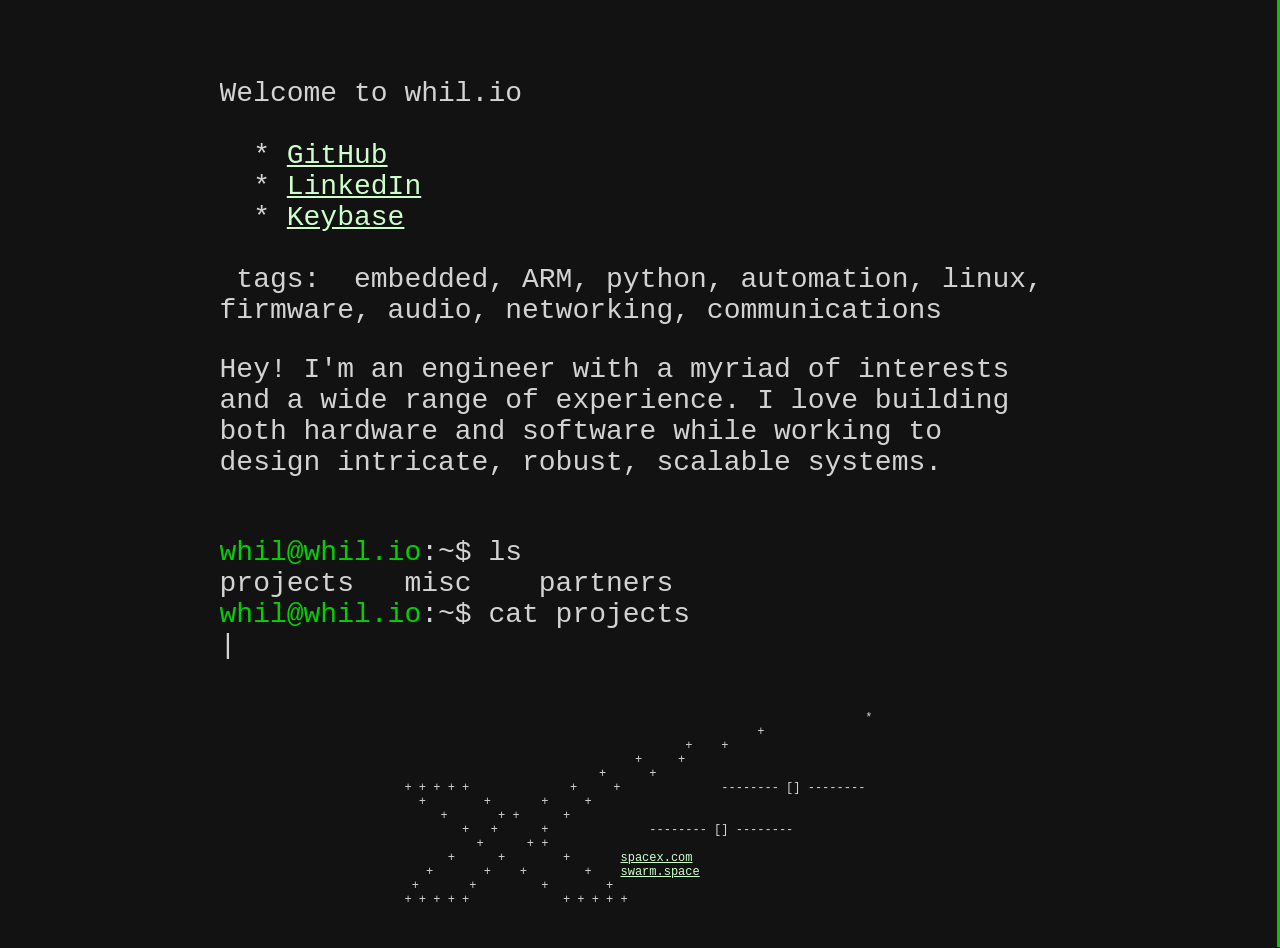
<file: public/index.html>
<html>
	<head>
		<link rel="stylesheet" href="style.css">
		<!-- Sorry for tracking you before. -->
	</head>

	<body>
		<div class="center">
			<pre>
Welcome to whil.io

  * <a href="https://github.com/whilb/">GitHub</a>
  * <a href="https://www.linkedin.com/in/whilb/">LinkedIn</a>
  * <a href="https://keybase.io/whil">Keybase</a>

 tags:  embedded, ARM, python, automation, linux, firmware, audio, networking, communications</pre>
			<pre>
Hey! I'm an engineer with a myriad of interests and a wide range of experience. I love building both hardware and software while working to design intricate, robust, scalable systems.
			</pre>
			<pre id="typewriter">
<span class="string-highlight">whil@whil.io</span>:~$ ls
projects   misc    partners
<span class="string-highlight">whil@whil.io</span>:~$ cat projects

<a href="https://127local.net">127local.net</a>
  A small collection of blog posts, notes, and technical writeups

<a href="https://calculator.127local.net">calc.127local.net</a>
  JavaScript calculators for <strike>all</strike> some of your calculating needs.

<a href="https://dicetu.be">dicetu.be</a>
  Online DnD Style Dice Roller. Roll with Friends!

<a href="https://istheboatsinking.com">istheboatsinking.com</a>
  What was once an idea to monitor a leaky boat is now a silly website.

<span class="string-highlight">whil@whil.io</span>:~$ cat partners

<a href="https://emeraldonion.org/">emeraldonion.org</a>
  Emerald Onion's mission is to protect privacy, anonymity, access to information, and free speech online

<span class="string-highlight">whil@whil.io</span>:~$ 
</pre>
		</div>
<pre style="font-size:12px;" align="center">
                                                                *
                                                 +               
                                       +    +                    
                                +     +                          
                           +      +                              
+ + + + +              +     +              -------- [] -------- 
  +        +       +     +                                       
     +       + +      +                                          
        +   +      +              -------- [] --------           
	  +      + +                                             
      +      +        +       <a href="https://www.spacex.com">spacex.com</a>                         
   +       +    +        +    <a href="https://swarm.space">swarm.space</a>                        
 +       +         +        +                                    
+ + + + +             + + + + +                                  
</pre>
		<script src="script.js"></script>
	</body>
</html>
</file>
<file: style.css>
.var-highlight {
  color: #c0ad60;
}
.string-highlight {
  color: rgba(0, 255, 0, 0.8);
}

.center {
  width: 70%;
  margin: auto;
  padding: 10px;
}

.ascii-wrap {
        display: flex;
        justify-content: center;
}

.ascii {
        /* never wrap the art */
        white-space: pre;
        margin: 0;
        overflow-y: hidden;

        /* responsive sizing: shrinks on narrow screens, caps at 12px */
        font-size: clamp(7px, 2.2vw, 12px);
        line-height: 1.1;

        /* optional: improves “block” look */
        font-variant-ligatures: none;
}

body {
  padding: 40px;
  background-color: #121212;

  font-size: 2em;
  border-right: solid 3px rgba(0, 255, 0, 0.75);
  font-family: "Source Code Pro", monospace;
  font-size: 28px;
  color: lightgrey;
  margin: 0 auto;
  -ms-overflow-style: none;  /* IE and Edge */
  scrollbar-width: none;  /* Firefox */
}

/* Hide scrollbar for Chrome, Safari and Opera */
body::-webkit-scrollbar {
  display: none;
}

pre {
  overflow-x: hidden;
  white-space: pre-wrap;
  white-space: -moz-pre-wrap;
  white-space: -pre-wrap;
  white-space: -o-pre-wrap;
  word-wrap: break-word;
}

#typewriter {
  &:after {
    content: "|";
    animation: blink 500ms linear infinite alternate;
  }
}

a {
  background-color: transparent;
  text-decoration: underline;
}

a:link {
  color: #ccffcc;
}

a:visited {
  color: grey;
}

a:hover {
  color: #ccffff;
}

a:active {
  color: #ccffcc;
}



@-webkit-keyframes blink {
  0% {
    opacity: 0;
  }
  100% {
    opacity: 1;
  }
}

@-moz-keyframes blink {
  0% {
    opacity: 0;
  }
  100% {
    opacity: 1;
  }
}

@keyframes blink {
  0% {
    opacity: 0;
  }
  100% {
    opacity: 1;
  }
}
</file>
<file: public/style.css>
.var-highlight {
  color: #c0ad60;
}
.string-highlight {
  color: rgba(0, 255, 0, 0.8);
}

.center {
  width: 70%;
  margin: auto;
  padding: 10px;
}

body {
  padding: 40px;
  background-color: #121212;

  font-size: 2em;
  border-right: solid 3px rgba(0, 255, 0, 0.75);
  font-family: "Source Code Pro", monospace;
  font-size: 28px;
  color: lightgrey;
  margin: 0 auto;
  -ms-overflow-style: none;  /* IE and Edge */
  scrollbar-width: none;  /* Firefox */
}

/* Hide scrollbar for Chrome, Safari and Opera */
body::-webkit-scrollbar {
  display: none;
}

pre {
  overflow-x: hidden;
  white-space: pre-wrap;
  white-space: -moz-pre-wrap;
  white-space: -pre-wrap;
  white-space: -o-pre-wrap;
  word-wrap: break-word;
}

#typewriter {
  &:after {
    content: "|";
    animation: blink 500ms linear infinite alternate;
  }
}

a {
  background-color: transparent;
  text-decoration: underline;
}

a:link {
  color: #ccffcc;
}

a:visited {
  color: grey;
}

a:hover {
  color: #ccffff;
}

a:active {
  color: #ccffcc;
}



@-webkit-keyframes blink {
  0% {
    opacity: 0;
  }
  100% {
    opacity: 1;
  }
}

@-moz-keyframes blink {
  0% {
    opacity: 0;
  }
  100% {
    opacity: 1;
  }
}

@keyframes blink {
  0% {
    opacity: 0;
  }
  100% {
    opacity: 1;
  }
}
</file>
